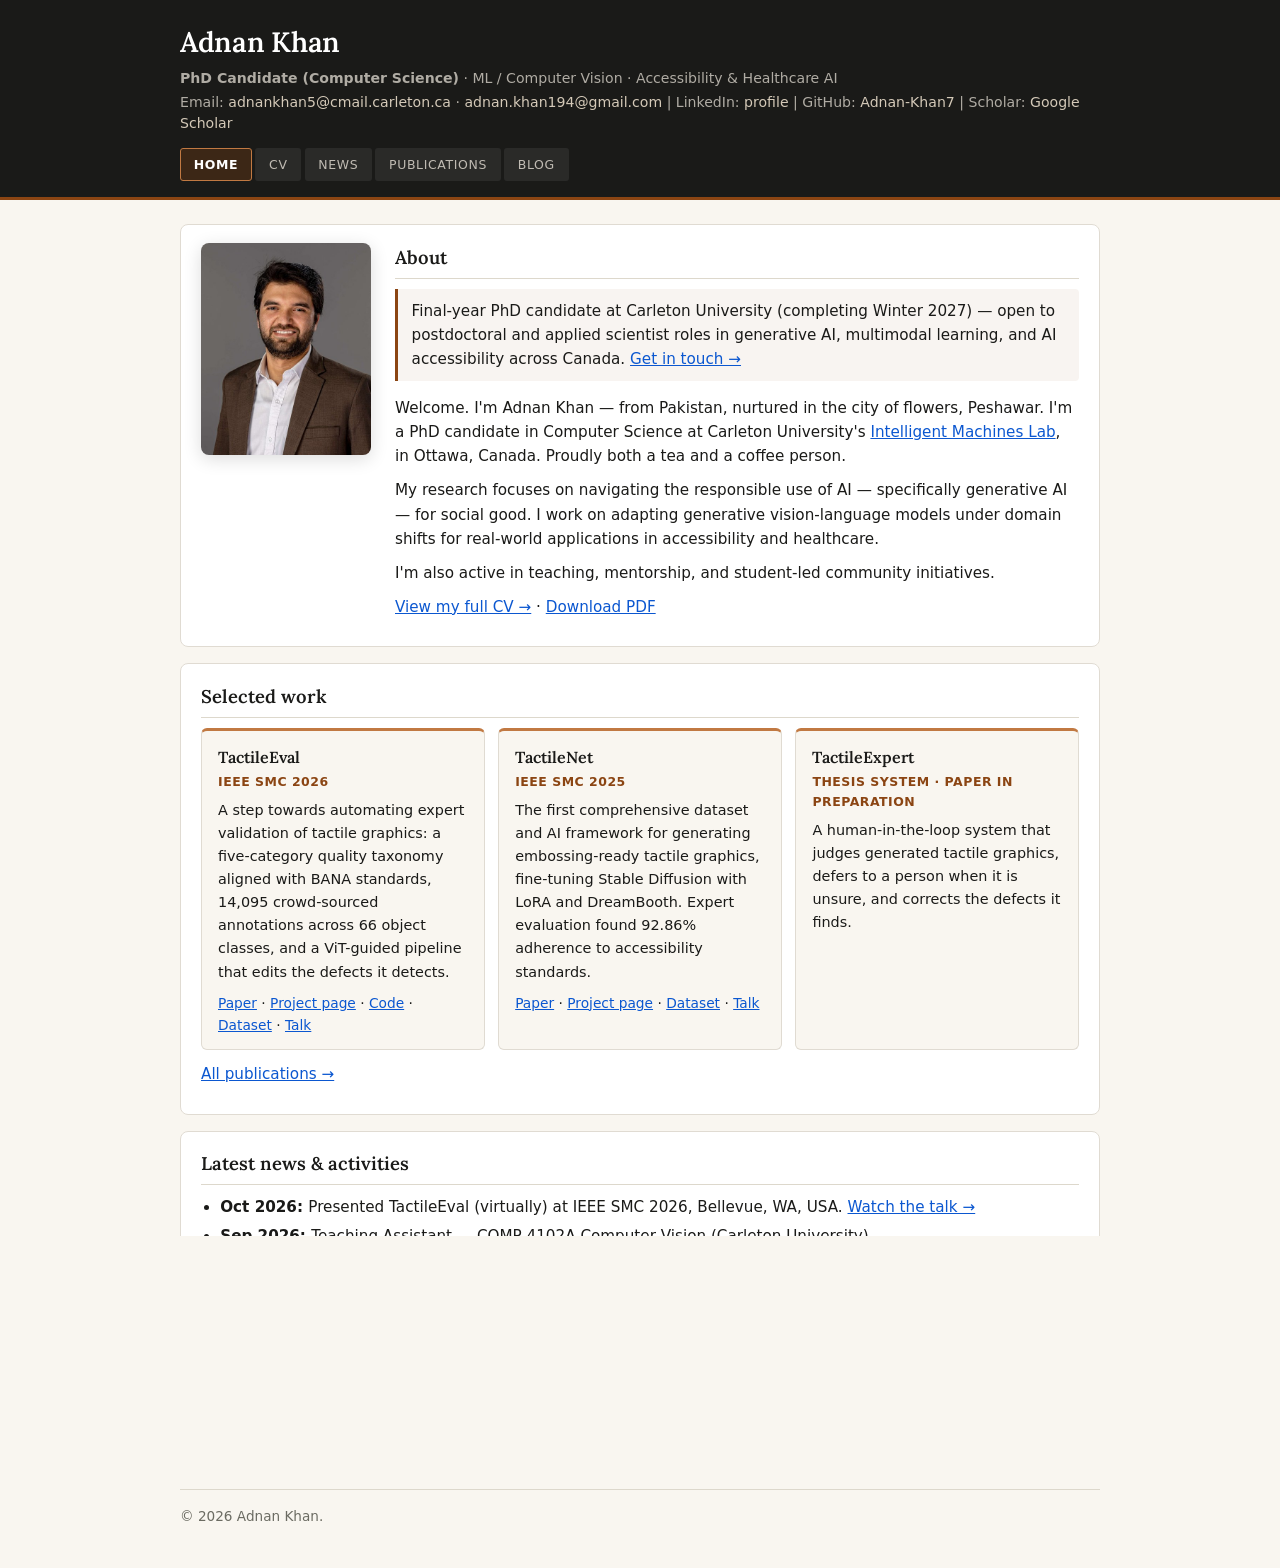
<file: index.html>
<!doctype html>
<html lang="en">
<head>
  <meta charset="utf-8" />
  <meta name="viewport" content="width=device-width, initial-scale=1" />
  <title>Adnan Khan — PhD Candidate, Carleton University</title>
  <link rel="stylesheet" href="assets/style.css" />
  <!-- meta:start -->
  <meta name="description" content="Adnan Khan — final-year PhD candidate in Computer Science at Carleton University, working on generative and multimodal AI for accessibility and healthcare." />
  <link rel="canonical" href="https://adnan-khan7.github.io/" />
  <link rel="icon" href="assets/favicon.svg" type="image/svg+xml" />
  <link rel="apple-touch-icon" href="assets/img/apple-touch-icon.png" />
  <meta property="og:type" content="website" />
  <meta property="og:site_name" content="Adnan Khan" />
  <meta property="og:title" content="Adnan Khan — PhD Candidate, Carleton University" />
  <meta property="og:description" content="Adnan Khan — final-year PhD candidate in Computer Science at Carleton University, working on generative and multimodal AI for accessibility and healthcare." />
  <meta property="og:url" content="https://adnan-khan7.github.io/" />
  <meta property="og:image" content="https://adnan-khan7.github.io/assets/img/og-image.jpg" />
  <meta property="og:image:width" content="1200" />
  <meta property="og:image:height" content="630" />
  <meta name="twitter:card" content="summary_large_image" />
  <!-- meta:end -->
  <script type="application/ld+json">
  {
    "@context": "https://schema.org",
    "@type": "Person",
    "name": "Adnan Khan",
    "url": "https://adnan-khan7.github.io/",
    "image": "https://adnan-khan7.github.io/assets/img/headshot.jpg",
    "jobTitle": "PhD Candidate in Computer Science",
    "affiliation": { "@type": "CollegeOrUniversity", "name": "Carleton University" },
    "alumniOf": [
      { "@type": "CollegeOrUniversity", "name": "Mohamed bin Zayed University of Artificial Intelligence" },
      { "@type": "CollegeOrUniversity", "name": "COMSATS University Islamabad" }
    ],
    "knowsAbout": ["Generative AI", "Multimodal learning", "Computer vision", "AI for accessibility", "Tactile graphics", "Medical AI"],
    "sameAs": [
      "https://www.linkedin.com/in/adnan-khan-aba952153/",
      "https://github.com/Adnan-Khan7",
      "https://scholar.google.ca/citations?user=Ho7YNT4AAAAJ"
    ]
  }
  </script>
</head>
<body>
<a class="skip-link" href="#main">Skip to content</a>
<header class="site-header">
  <div class="wrap">
    <h1>Adnan Khan</h1>
    <p><strong>PhD Candidate (Computer Science)</strong> · ML / Computer Vision · Accessibility &amp; Healthcare AI</p>
    <p>
      Email: <a href="mailto:adnankhan5@cmail.carleton.ca">adnankhan5@cmail.carleton.ca</a> · <a href="mailto:adnan.khan194@gmail.com">adnan.khan194@gmail.com</a> |
      LinkedIn: <a href="https://www.linkedin.com/in/adnan-khan-aba952153/" target="_blank" rel="noopener">profile</a> |
      GitHub: <a href="https://github.com/Adnan-Khan7" target="_blank" rel="noopener">Adnan-Khan7</a> |
      Scholar: <a href="https://scholar.google.ca/citations?user=Ho7YNT4AAAAJ&amp;hl=en" target="_blank" rel="noopener">Google Scholar</a>
    </p>
    <nav aria-label="Primary">
      <a href="index.html" aria-current="page">Home</a>
      <a href="cv.html">CV</a>
      <a href="news.html">News</a>
      <a href="publications.html">Publications</a>
      <a href="blog.html">Blog</a>
    </nav>
  </div>
</header>
<main id="main">
  <section class="section intro" aria-labelledby="about">
    <img class="headshot" src="assets/img/headshot.jpg" width="480" height="600" alt="Portrait of Adnan Khan" />
    <div class="intro-text">
      <h2 id="about">About</h2>
      <p class="status">Final-year PhD candidate at Carleton University (completing Winter 2027) — open to postdoctoral and applied scientist roles in generative AI, multimodal learning, and AI accessibility across Canada. <a href="mailto:adnan.khan194@gmail.com">Get in touch →</a></p>
      <p>Welcome. I'm Adnan Khan — from Pakistan, nurtured in the city of flowers, Peshawar. I'm a PhD candidate in Computer Science at Carleton University's <a href="https://iml.carleton.ca/" target="_blank" rel="noopener">Intelligent Machines Lab</a>, in Ottawa, Canada. Proudly both a tea and a coffee person.</p>
      <p>My research focuses on navigating the responsible use of AI — specifically generative AI — for social good. I work on adapting generative vision-language models under domain shifts for real-world applications in accessibility and healthcare.</p>
      <p>I'm also active in teaching, mentorship, and student-led community initiatives.</p>
      <p><a href="cv.html">View my full CV →</a> · <a href="https://drive.google.com/file/d/17TmofOEx8E5z94-mWudOtc3ijotalSKq/view" target="_blank" rel="noopener">Download PDF</a></p>
    </div>
  </section>

  <section class="section" aria-labelledby="selected-work">
    <h2 id="selected-work">Selected work</h2>
    <div class="work-grid">
      <article class="work-card">
        <h3>TactileEval</h3>
        <p class="work-venue">IEEE SMC 2026</p>
        <p>A step towards automating expert validation of tactile graphics: a five-category quality taxonomy aligned with BANA standards, 14,095 crowd-sourced annotations across 66 object classes, and a ViT-guided pipeline that edits the defects it detects.</p>
        <p class="work-links">
          <a href="https://arxiv.org/abs/2604.19829" target="_blank" rel="noopener">Paper</a> ·
          <a href="https://tactileeval.github.io/" target="_blank" rel="noopener">Project page</a> ·
          <a href="https://github.com/Adnan-Khan7/TactileEval" target="_blank" rel="noopener">Code</a> ·
          <a href="https://huggingface.co/datasets/GenAI-for-Tactile-Graphics/TactileEval" target="_blank" rel="noopener">Dataset</a> ·
          <a href="https://youtu.be/M9miFPg5xoc" target="_blank" rel="noopener">Talk</a>
        </p>
      </article>
      <article class="work-card">
        <h3>TactileNet</h3>
        <p class="work-venue">IEEE SMC 2025</p>
        <p>The first comprehensive dataset and AI framework for generating embossing-ready tactile graphics, fine-tuning Stable Diffusion with LoRA and DreamBooth. Expert evaluation found 92.86% adherence to accessibility standards.</p>
        <p class="work-links">
          <a href="https://ieeexplore.ieee.org/document/11342771" target="_blank" rel="noopener">Paper</a> ·
          <a href="https://tactilenet.github.io/" target="_blank" rel="noopener">Project page</a> ·
          <a href="https://huggingface.co/datasets/GenAI-for-Tactile-Graphics/TactileNet" target="_blank" rel="noopener">Dataset</a> ·
          <a href="https://youtu.be/IfawKYjBezQ" target="_blank" rel="noopener">Talk</a>
        </p>
      </article>
      <article class="work-card">
        <h3>TactileExpert</h3>
        <p class="work-venue">Thesis system · paper in preparation</p>
        <p>A human-in-the-loop system that judges generated tactile graphics, defers to a person when it is unsure, and corrects the defects it finds.</p>
      </article>
    </div>
    <p><a href="publications.html">All publications →</a></p>
  </section>

  <section class="section" aria-labelledby="latest-news">
    <h2 id="latest-news">Latest news &amp; activities</h2>
    <div id="news-list">
      <p class="muted">Loading…</p>
      <noscript>
        <p class="muted">News requires JavaScript. You can view updates on the <a href="news.html">News</a> page.</p>
      </noscript>
    </div>
    <p><a href="news.html">All news →</a></p>
  </section>
</main>
<footer>
  <p>© <span id="year"></span> Adnan Khan.</p>
</footer>
<script src="assets/site.js"></script>
<script>
  document.getElementById("year").textContent = new Date().getFullYear();
  Site.loadJSON("data/news.json")
    .then(items => Site.renderNews(items, document.getElementById("news-list"), 5))
    .catch(() => { document.getElementById("news-list").innerHTML = "<p class='muted'>Unable to load news.</p>"; });
</script>
</body>
</html>
</file>
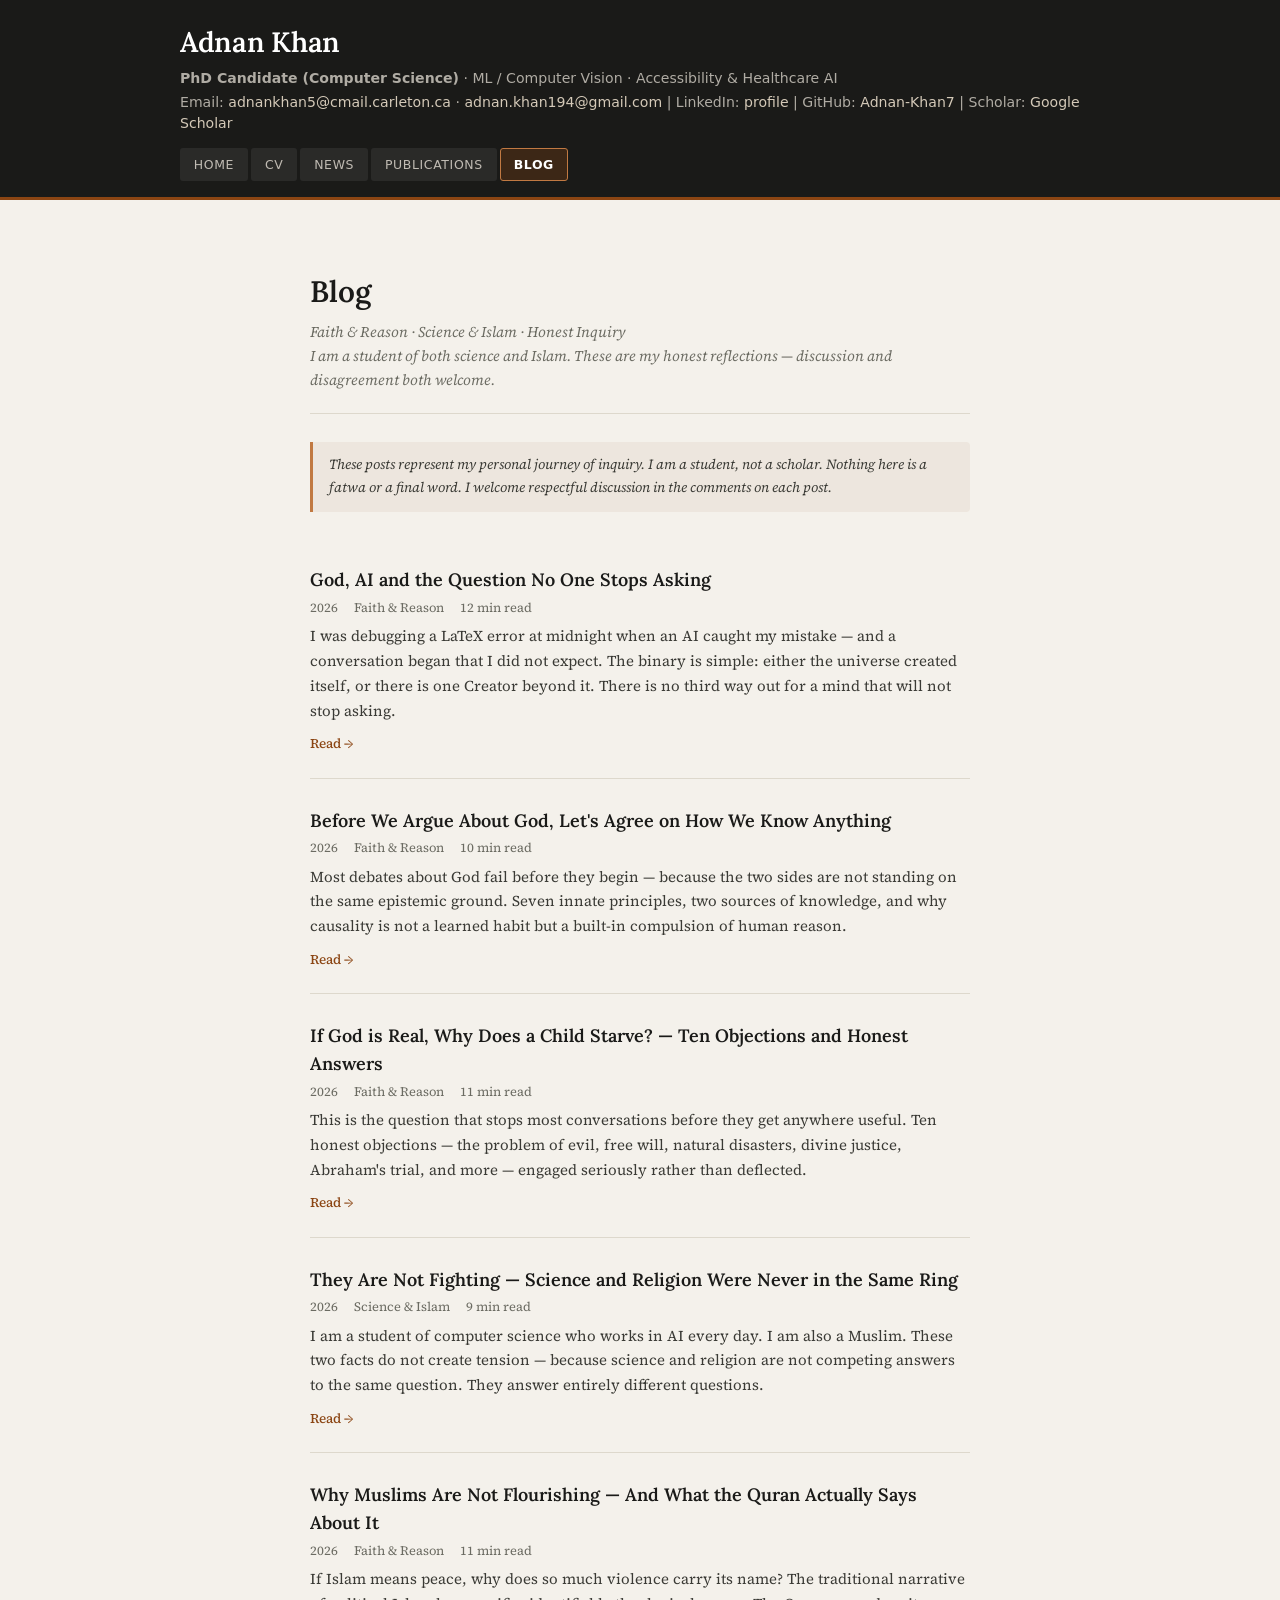
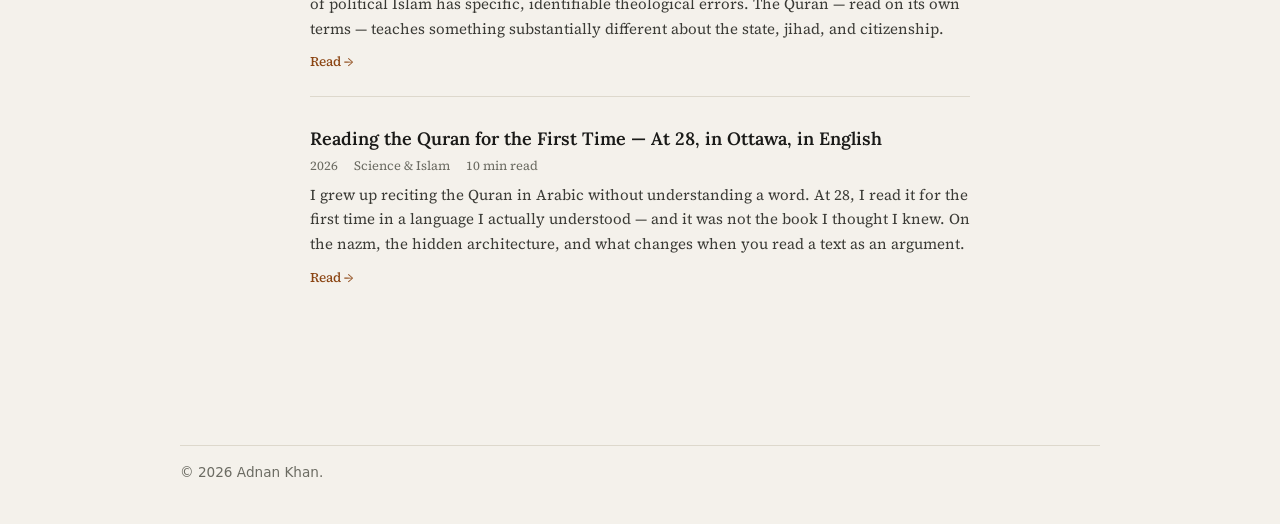
<file: blog.html>
<!doctype html>
<html lang="en">
<head>
  <meta charset="utf-8" />
  <meta name="viewport" content="width=device-width, initial-scale=1" />
  <title>Blog — Adnan Khan</title>
  <link rel="stylesheet" href="assets/style.css" />
  <!-- meta:start -->
  <meta name="description" content="Honest reflections on faith, reason, science, and the questions that matter — by Adnan Khan, PhD student and student of Islam." />
  <link rel="canonical" href="https://adnan-khan7.github.io/blog.html" />
  <link rel="icon" href="assets/favicon.svg" type="image/svg+xml" />
  <link rel="apple-touch-icon" href="assets/img/apple-touch-icon.png" />
  <meta property="og:type" content="website" />
  <meta property="og:site_name" content="Adnan Khan" />
  <meta property="og:title" content="Blog — Adnan Khan" />
  <meta property="og:description" content="Honest reflections on faith, reason, science, and the questions that matter — by Adnan Khan, PhD student and student of Islam." />
  <meta property="og:url" content="https://adnan-khan7.github.io/blog.html" />
  <meta property="og:image" content="https://adnan-khan7.github.io/assets/img/og-image.jpg" />
  <meta property="og:image:width" content="1200" />
  <meta property="og:image:height" content="630" />
  <meta name="twitter:card" content="summary_large_image" />
  <!-- meta:end -->
</head>
<body class="blog-body">
<a class="skip-link" href="#main">Skip to content</a>
<header class="site-header">
  <div class="wrap">
    <p class="site-title">Adnan Khan</p>
    <p><strong>PhD Candidate (Computer Science)</strong> · ML / Computer Vision · Accessibility &amp; Healthcare AI</p>
    <p>
      Email: <a href="mailto:adnankhan5@cmail.carleton.ca">adnankhan5@cmail.carleton.ca</a> · <a href="mailto:adnan.khan194@gmail.com">adnan.khan194@gmail.com</a> |
      LinkedIn: <a href="https://www.linkedin.com/in/adnan-khan-aba952153/" target="_blank" rel="noopener">profile</a> |
      GitHub: <a href="https://github.com/Adnan-Khan7" target="_blank" rel="noopener">Adnan-Khan7</a> |
      Scholar: <a href="https://scholar.google.ca/citations?user=Ho7YNT4AAAAJ&amp;hl=en" target="_blank" rel="noopener">Google Scholar</a>
    </p>
    <nav aria-label="Primary">
      <a href="index.html">Home</a>
      <a href="cv.html">CV</a>
      <a href="news.html">News</a>
      <a href="publications.html">Publications</a>
      <a href="blog.html" aria-current="page">Blog</a>
    </nav>
  </div>
</header>

<main id="main">
<div class="blog-wrap">

  <h1>Blog</h1>
  <p class="blog-tagline">Faith &amp; Reason · Science &amp; Islam · Honest Inquiry<br>
  I am a student of both science and Islam. These are my honest reflections — discussion and disagreement both welcome.</p>

  <div class="blog-disclaimer">
    These posts represent my personal journey of inquiry. I am a student, not a scholar. Nothing here is a fatwa or a final word. I welcome respectful discussion in the comments on each post.
  </div>

  <ul class="blog-list">

    <li class="blog-list-item">
      <h2><a href="blog/god-and-ai.html">God, AI and the Question No One Stops Asking</a></h2>
      <p class="blog-meta">
        <span>2026</span>
        <span>Faith &amp; Reason</span>
        <span>12 min read</span>
      </p>
      <p class="blog-excerpt">I was debugging a LaTeX error at midnight when an AI caught my mistake — and a conversation began that I did not expect. The binary is simple: either the universe created itself, or there is one Creator beyond it. There is no third way out for a mind that will not stop asking.</p>
      <a class="blog-read-more" href="blog/god-and-ai.html">Read →</a>
    </li>

    <li class="blog-list-item">
      <h2><a href="blog/epistemology.html">Before We Argue About God, Let's Agree on How We Know Anything</a></h2>
      <p class="blog-meta">
        <span>2026</span>
        <span>Faith &amp; Reason</span>
        <span>10 min read</span>
      </p>
      <p class="blog-excerpt">Most debates about God fail before they begin — because the two sides are not standing on the same epistemic ground. Seven innate principles, two sources of knowledge, and why causality is not a learned habit but a built-in compulsion of human reason.</p>
      <a class="blog-read-more" href="blog/epistemology.html">Read →</a>
    </li>

    <li class="blog-list-item">
      <h2><a href="blog/objections.html">If God is Real, Why Does a Child Starve? — Ten Objections and Honest Answers</a></h2>
      <p class="blog-meta">
        <span>2026</span>
        <span>Faith &amp; Reason</span>
        <span>11 min read</span>
      </p>
      <p class="blog-excerpt">This is the question that stops most conversations before they get anywhere useful. Ten honest objections — the problem of evil, free will, natural disasters, divine justice, Abraham's trial, and more — engaged seriously rather than deflected.</p>
      <a class="blog-read-more" href="blog/objections.html">Read →</a>
    </li>

    <li class="blog-list-item">
      <h2><a href="blog/science-religion.html">They Are Not Fighting — Science and Religion Were Never in the Same Ring</a></h2>
      <p class="blog-meta">
        <span>2026</span>
        <span>Science &amp; Islam</span>
        <span>9 min read</span>
      </p>
      <p class="blog-excerpt">I am a student of computer science who works in AI every day. I am also a Muslim. These two facts do not create tension — because science and religion are not competing answers to the same question. They answer entirely different questions.</p>
      <a class="blog-read-more" href="blog/science-religion.html">Read →</a>
    </li>

    <li class="blog-list-item">
      <h2><a href="blog/counter-narrative.html">Why Muslims Are Not Flourishing — And What the Quran Actually Says About It</a></h2>
      <p class="blog-meta">
        <span>2026</span>
        <span>Faith &amp; Reason</span>
        <span>11 min read</span>
      </p>
      <p class="blog-excerpt">If Islam means peace, why does so much violence carry its name? The traditional narrative of political Islam has specific, identifiable theological errors. The Quran — read on its own terms — teaches something substantially different about the state, jihad, and citizenship.</p>
      <a class="blog-read-more" href="blog/counter-narrative.html">Read →</a>
    </li>

    <li class="blog-list-item">
      <h2><a href="blog/quran.html">Reading the Quran for the First Time — At 28, in Ottawa, in English</a></h2>
      <p class="blog-meta">
        <span>2026</span>
        <span>Science &amp; Islam</span>
        <span>10 min read</span>
      </p>
      <p class="blog-excerpt">I grew up reciting the Quran in Arabic without understanding a word. At 28, I read it for the first time in a language I actually understood — and it was not the book I thought I knew. On the nazm, the hidden architecture, and what changes when you read a text as an argument.</p>
      <a class="blog-read-more" href="blog/quran.html">Read →</a>
    </li>

  </ul>

</div>
</main>

<footer>
  <p>© <span id="year"></span> Adnan Khan.</p>
</footer>
<script>document.getElementById("year").textContent = new Date().getFullYear();</script>
</body>
</html>
</file>
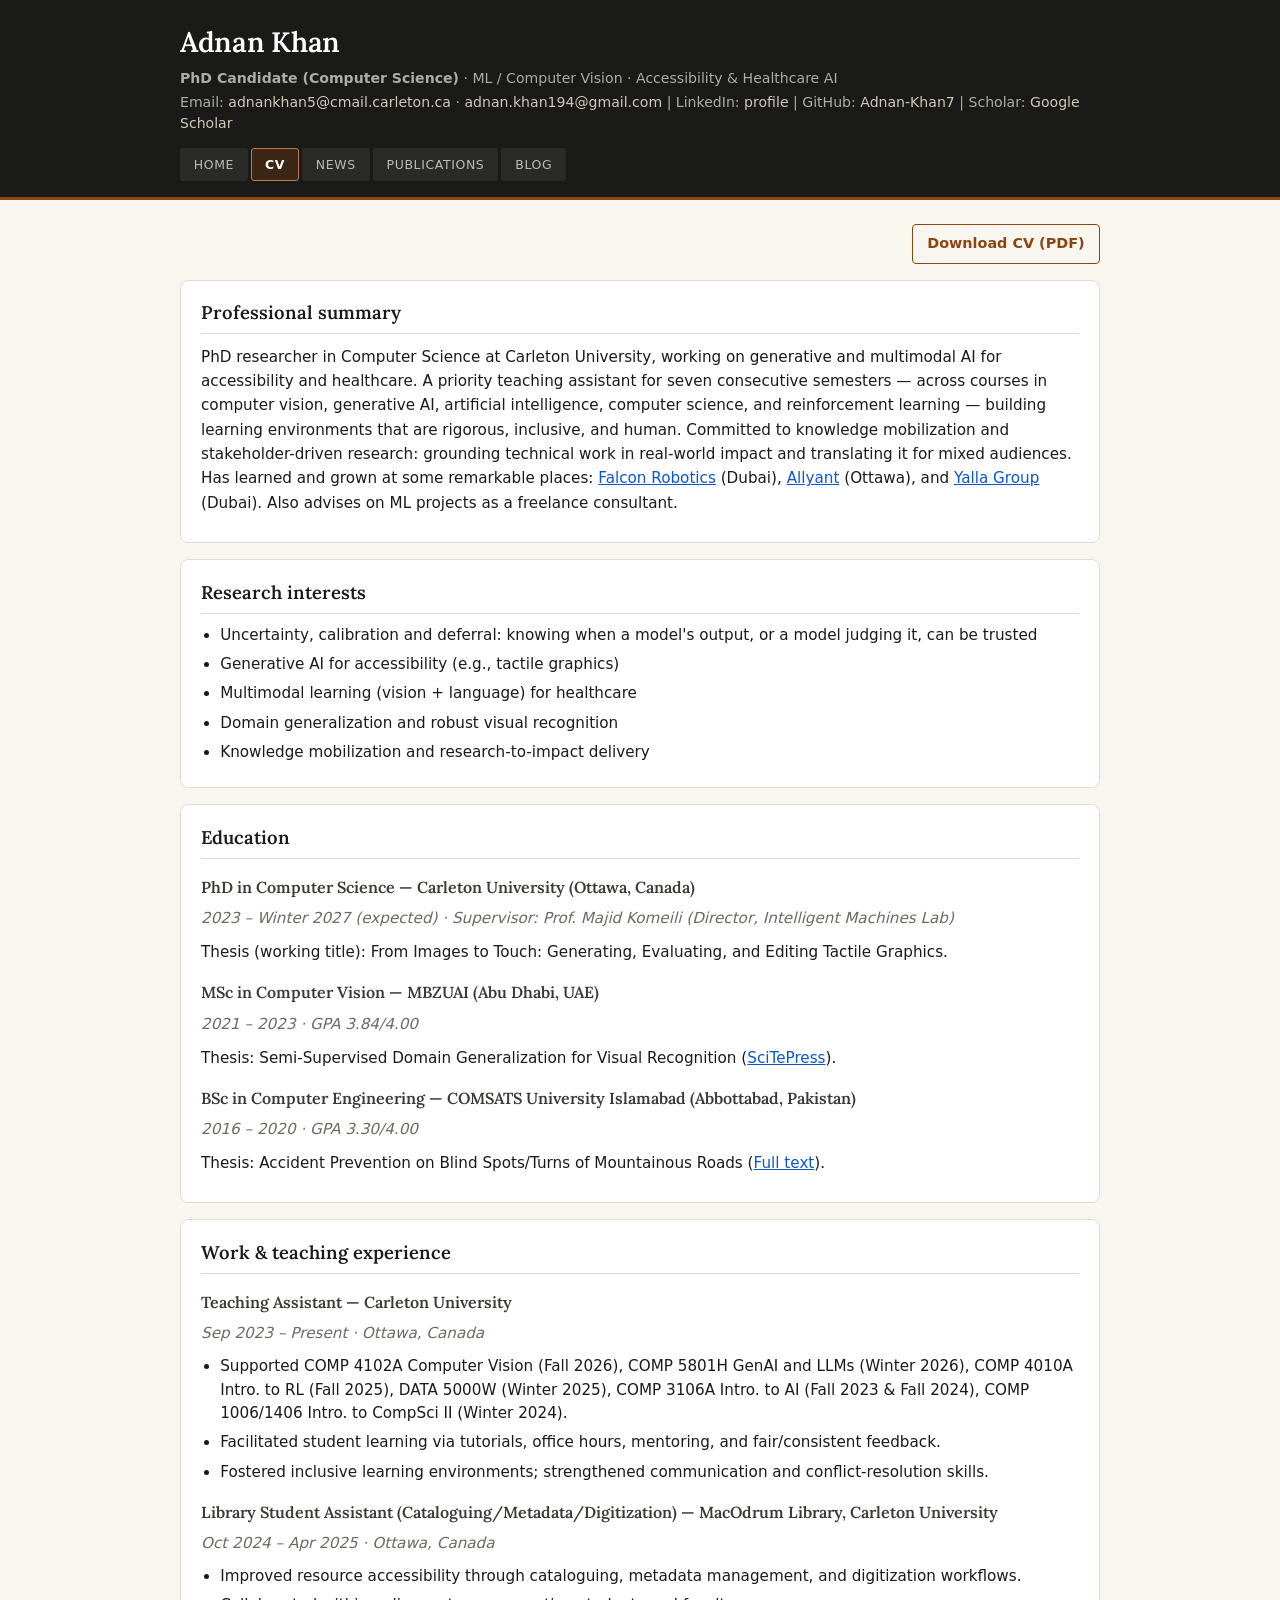
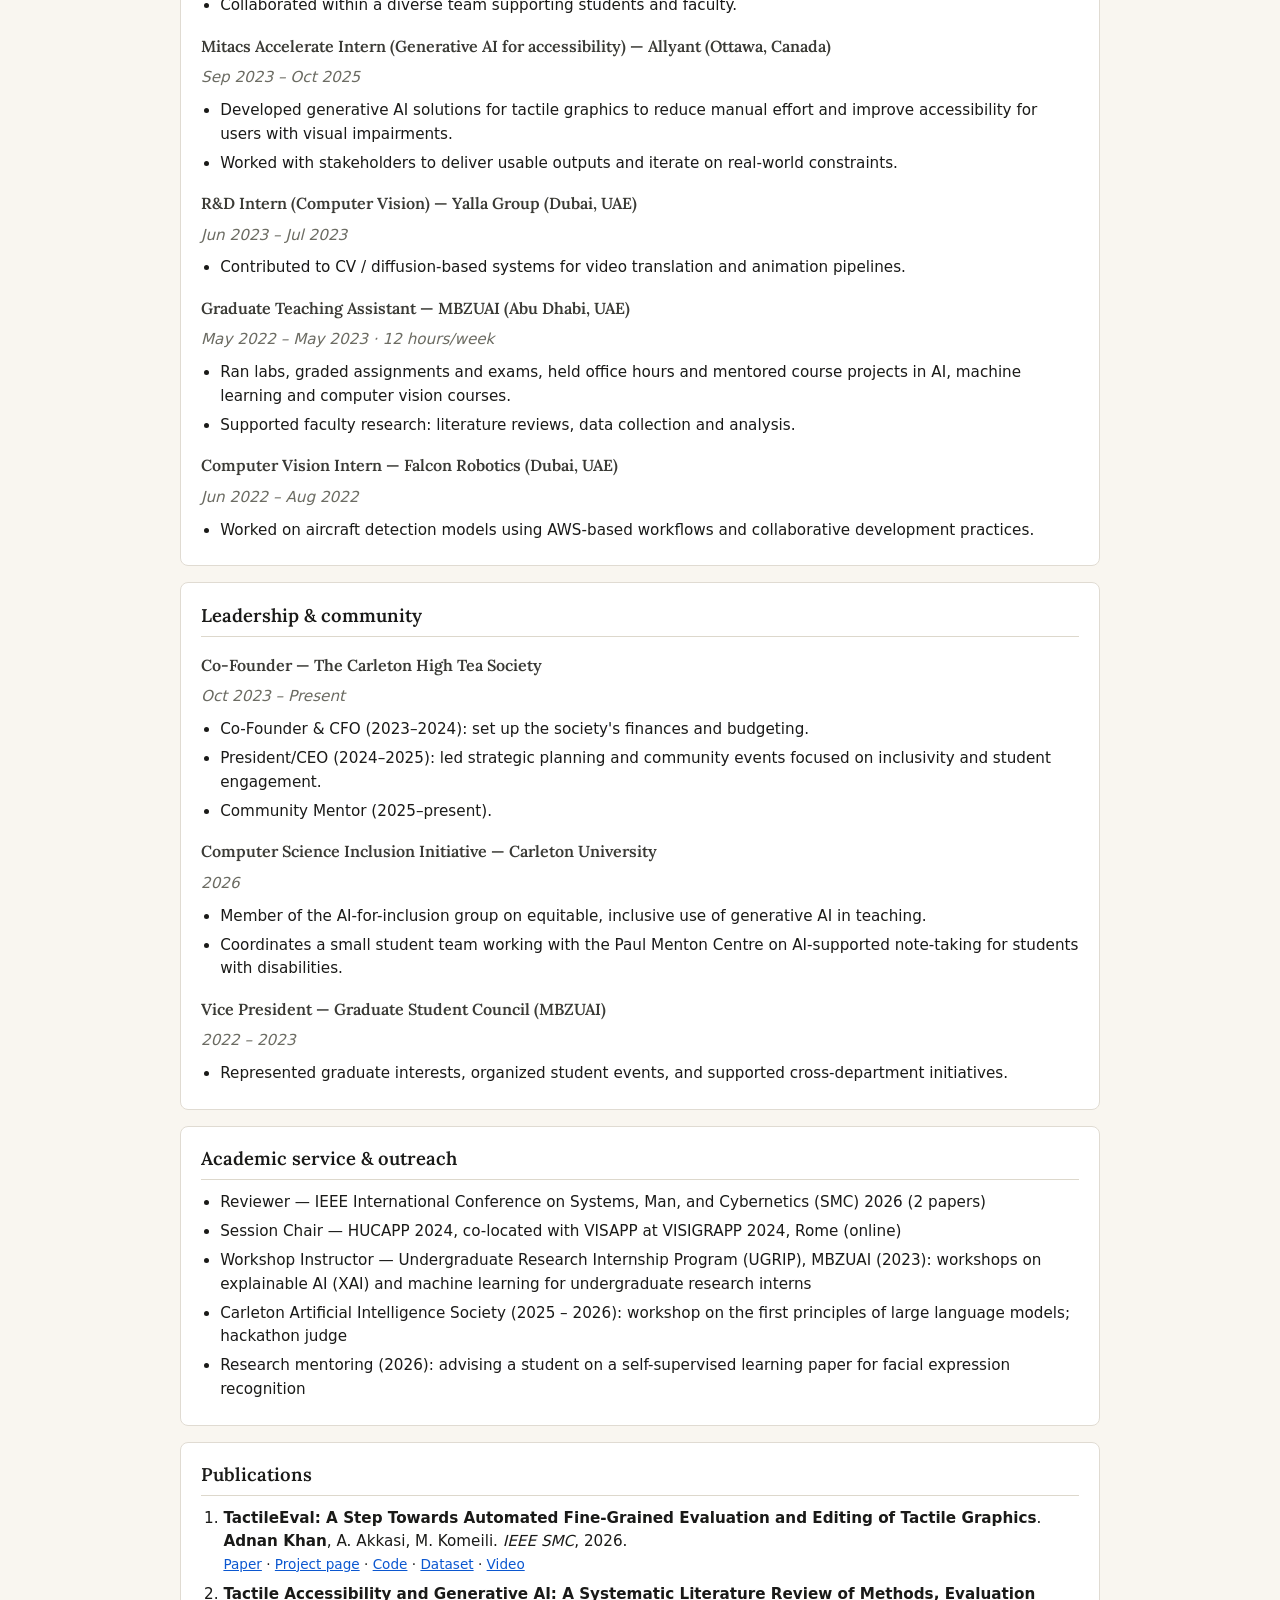
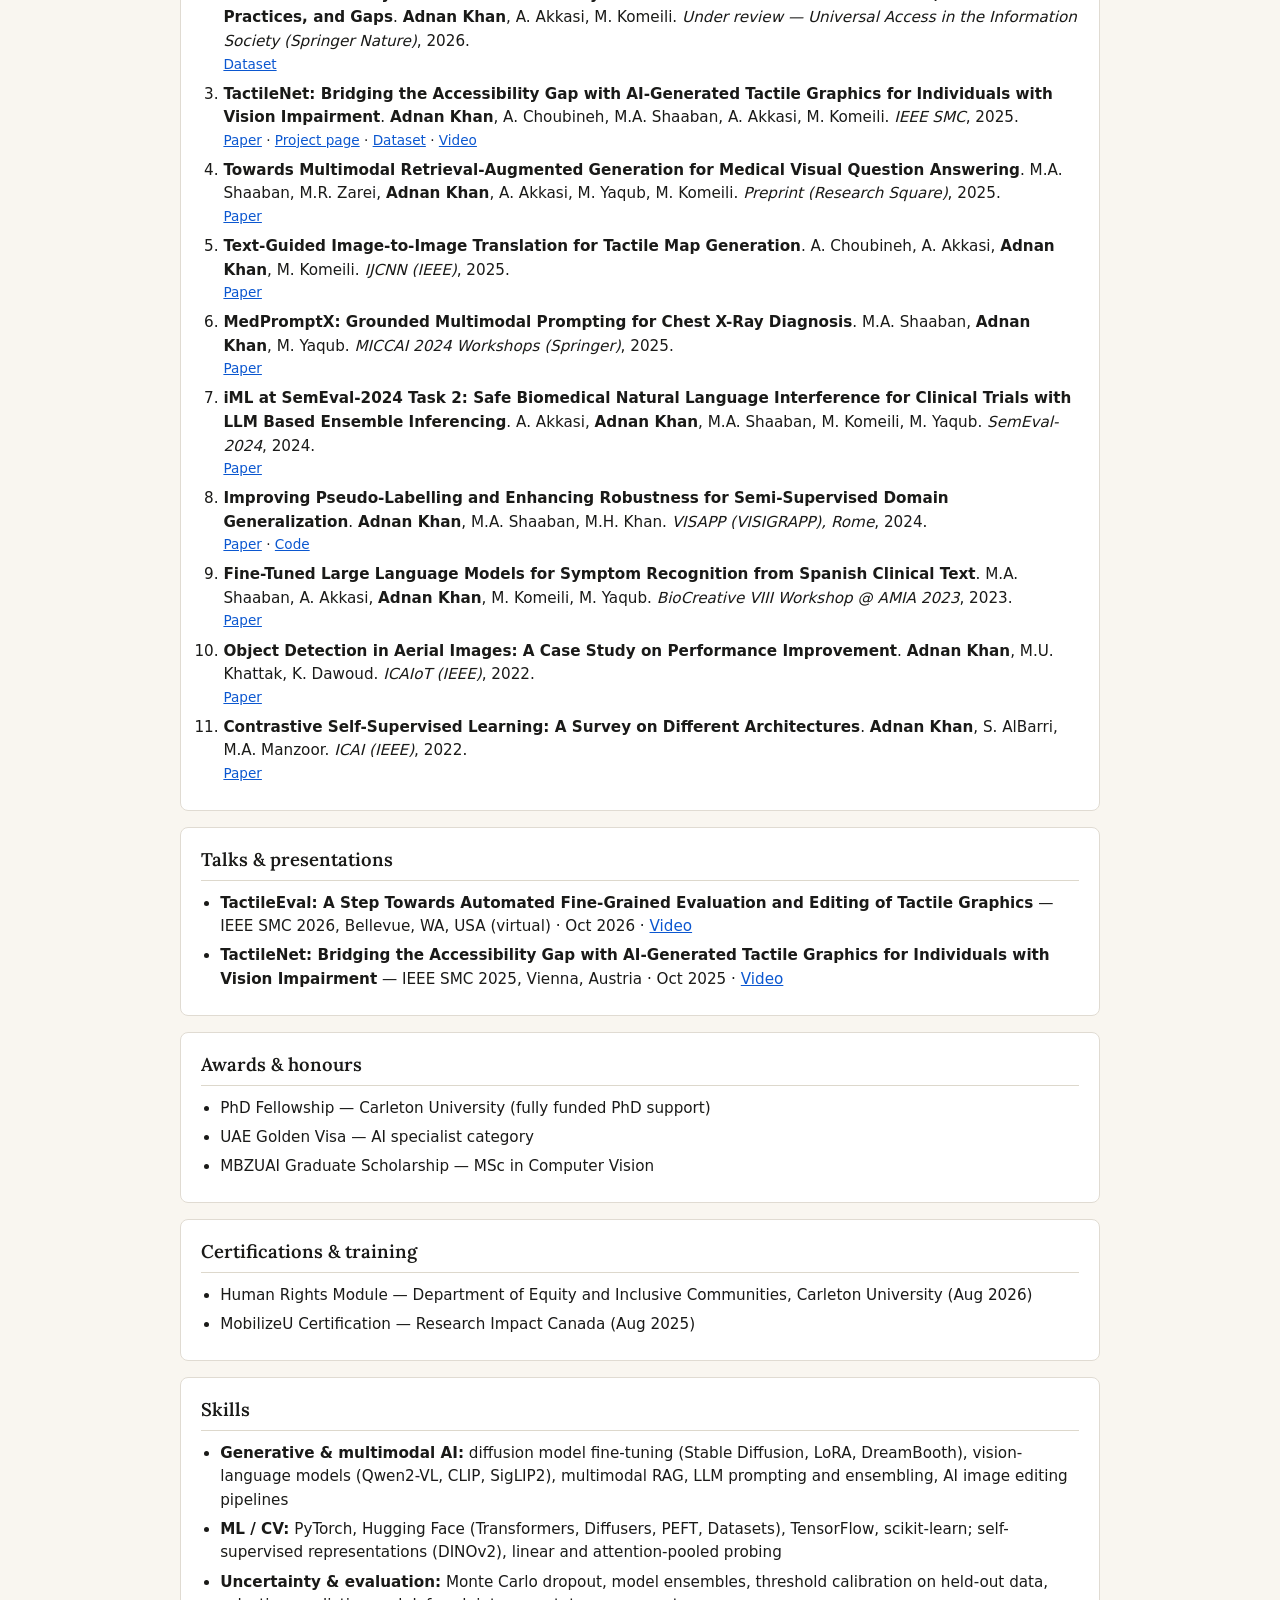
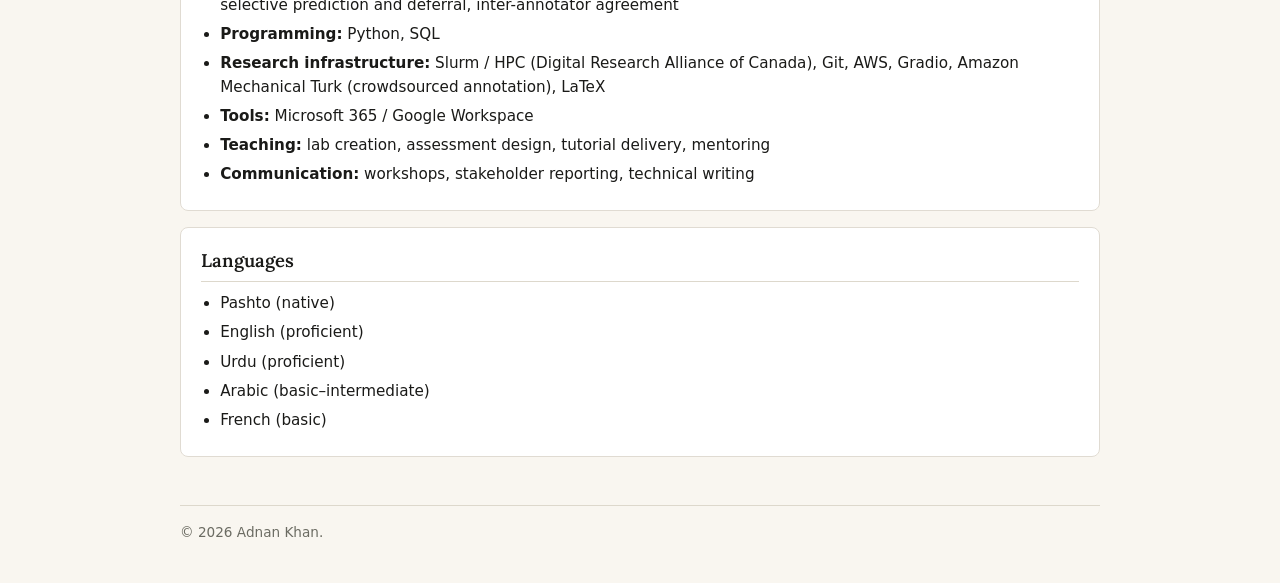
<file: cv.html>
<!doctype html>
<html lang="en">
<head>
  <meta charset="utf-8" />
  <meta name="viewport" content="width=device-width, initial-scale=1" />
  <title>CV — Adnan Khan</title>
  <link rel="stylesheet" href="assets/style.css" />
  <!-- meta:start -->
  <meta name="description" content="CV of Adnan Khan — PhD candidate in Computer Science at Carleton University: education, research, teaching, talks, and leadership." />
  <link rel="canonical" href="https://adnan-khan7.github.io/cv.html" />
  <link rel="icon" href="assets/favicon.svg" type="image/svg+xml" />
  <link rel="apple-touch-icon" href="assets/img/apple-touch-icon.png" />
  <meta property="og:type" content="website" />
  <meta property="og:site_name" content="Adnan Khan" />
  <meta property="og:title" content="CV — Adnan Khan" />
  <meta property="og:description" content="CV of Adnan Khan — PhD candidate in Computer Science at Carleton University: education, research, teaching, talks, and leadership." />
  <meta property="og:url" content="https://adnan-khan7.github.io/cv.html" />
  <meta property="og:image" content="https://adnan-khan7.github.io/assets/img/og-image.jpg" />
  <meta property="og:image:width" content="1200" />
  <meta property="og:image:height" content="630" />
  <meta name="twitter:card" content="summary_large_image" />
  <!-- meta:end -->
</head>
<body>
<a class="skip-link" href="#main">Skip to content</a>

<header class="site-header">
  <div class="wrap">
    <h1>Adnan Khan</h1>
    <p><strong>PhD Candidate (Computer Science)</strong> · ML / Computer Vision · Accessibility &amp; Healthcare AI</p>
    <p>
      Email: <a href="mailto:adnankhan5@cmail.carleton.ca">adnankhan5@cmail.carleton.ca</a> · <a href="mailto:adnan.khan194@gmail.com">adnan.khan194@gmail.com</a> |
      LinkedIn: <a href="https://www.linkedin.com/in/adnan-khan-aba952153/" target="_blank" rel="noopener">profile</a> |
      GitHub: <a href="https://github.com/Adnan-Khan7" target="_blank" rel="noopener">Adnan-Khan7</a> |
      Scholar: <a href="https://scholar.google.ca/citations?user=Ho7YNT4AAAAJ&amp;hl=en" target="_blank" rel="noopener">Google Scholar</a>
    </p>
    <nav aria-label="Primary">
      <a href="index.html">Home</a>
      <a href="cv.html" aria-current="page">CV</a>
      <a href="news.html">News</a>
      <a href="publications.html">Publications</a>
      <a href="blog.html">Blog</a>
    </nav>
  </div>
</header>

<main id="main">

  <p class="cv-download"><a href="https://drive.google.com/file/d/17TmofOEx8E5z94-mWudOtc3ijotalSKq/view" target="_blank" rel="noopener">Download CV (PDF)</a></p>

  <section class="section">
    <h2>Professional summary</h2>
    <p>
      PhD researcher in Computer Science at Carleton University, working on generative and multimodal AI for accessibility and healthcare. A priority teaching assistant for seven consecutive semesters — across courses in computer vision, generative AI, artificial intelligence, computer science, and reinforcement learning — building learning environments that are rigorous, inclusive, and human. Committed to knowledge mobilization and stakeholder-driven research: grounding technical work in real-world impact and translating it for mixed audiences. Has learned and grown at some remarkable places: <a href="https://falconrobotics.ae/" target="_blank" rel="noopener">Falcon Robotics</a> (Dubai), <a href="https://allyant.com/" target="_blank" rel="noopener">Allyant</a> (Ottawa), and <a href="https://www.yalla.com/home" target="_blank" rel="noopener">Yalla Group</a> (Dubai). Also advises on ML projects as a freelance consultant.
    </p>
  </section>

  <section class="section">
    <h2>Research interests</h2>
    <ul>
      <li>Uncertainty, calibration and deferral: knowing when a model's output, or a model judging it, can be trusted</li>
      <li>Generative AI for accessibility (e.g., tactile graphics)</li>
      <li>Multimodal learning (vision + language) for healthcare</li>
      <li>Domain generalization and robust visual recognition</li>
      <li>Knowledge mobilization and research-to-impact delivery</li>
    </ul>
  </section>

  <section class="section">
    <h2>Education</h2>
    <h3>PhD in Computer Science — Carleton University (Ottawa, Canada)</h3>
    <p class="muted">2023 – Winter 2027 (expected) · Supervisor: Prof. Majid Komeili (Director, Intelligent Machines Lab)</p>
    <p>Thesis (working title): From Images to Touch: Generating, Evaluating, and Editing Tactile Graphics.</p>

    <h3>MSc in Computer Vision — MBZUAI (Abu Dhabi, UAE)</h3>
    <p class="muted">2021 – 2023 · GPA 3.84/4.00</p>
    <p>Thesis: Semi-Supervised Domain Generalization for Visual Recognition (<a href="https://www.scitepress.org/Papers/2024/122694/122694.pdf" target="_blank" rel="noopener">SciTePress</a>).</p>

    <h3>BSc in Computer Engineering — COMSATS University Islamabad (Abbottabad, Pakistan)</h3>
    <p class="muted">2016 – 2020 · GPA 3.30/4.00</p>
    <p>Thesis: Accident Prevention on Blind Spots/Turns of Mountainous Roads (<a href="https://github.com/Adnan-Khan7/Accident-Prevention-On-Mountainous-Blind-Spots/blob/master/Thesis_Accident_prevention.docx" target="_blank" rel="noopener">Full text</a>).</p>
  </section>

  <section class="section">
    <h2>Work &amp; teaching experience</h2>

    <h3>Teaching Assistant — Carleton University</h3>
    <p class="muted">Sep 2023 – Present · Ottawa, Canada</p>
    <ul>
      <li>Supported COMP 4102A Computer Vision (Fall 2026), COMP 5801H GenAI and LLMs (Winter 2026), COMP 4010A Intro. to RL (Fall 2025), DATA 5000W (Winter 2025), COMP 3106A Intro. to AI (Fall 2023 &amp; Fall 2024), COMP 1006/1406 Intro. to CompSci II (Winter 2024).</li>
      <li>Facilitated student learning via tutorials, office hours, mentoring, and fair/consistent feedback.</li>
      <li>Fostered inclusive learning environments; strengthened communication and conflict-resolution skills.</li>
    </ul>

    <h3>Library Student Assistant (Cataloguing/Metadata/Digitization) — MacOdrum Library, Carleton University</h3>
    <p class="muted">Oct 2024 – Apr 2025 · Ottawa, Canada</p>
    <ul>
      <li>Improved resource accessibility through cataloguing, metadata management, and digitization workflows.</li>
      <li>Collaborated within a diverse team supporting students and faculty.</li>
    </ul>

    <h3>Mitacs Accelerate Intern (Generative AI for accessibility) — Allyant (Ottawa, Canada)</h3>
    <p class="muted">Sep 2023 – Oct 2025</p>
    <ul>
      <li>Developed generative AI solutions for tactile graphics to reduce manual effort and improve accessibility for users with visual impairments.</li>
      <li>Worked with stakeholders to deliver usable outputs and iterate on real-world constraints.</li>
    </ul>

    <h3>R&amp;D Intern (Computer Vision) — Yalla Group (Dubai, UAE)</h3>
    <p class="muted">Jun 2023 – Jul 2023</p>
    <ul>
      <li>Contributed to CV / diffusion-based systems for video translation and animation pipelines.</li>
    </ul>

    <h3>Graduate Teaching Assistant — MBZUAI (Abu Dhabi, UAE)</h3>
    <p class="muted">May 2022 – May 2023 · 12 hours/week</p>
    <ul>
      <li>Ran labs, graded assignments and exams, held office hours and mentored course projects in AI, machine learning and computer vision courses.</li>
      <li>Supported faculty research: literature reviews, data collection and analysis.</li>
    </ul>

    <h3>Computer Vision Intern — Falcon Robotics (Dubai, UAE)</h3>
    <p class="muted">Jun 2022 – Aug 2022</p>
    <ul>
      <li>Worked on aircraft detection models using AWS-based workflows and collaborative development practices.</li>
    </ul>
  </section>

  <section class="section">
    <h2>Leadership &amp; community</h2>
    <h3>Co-Founder — The Carleton High Tea Society</h3>
    <p class="muted">Oct 2023 – Present</p>
    <ul>
      <li>Co-Founder &amp; CFO (2023–2024): set up the society's finances and budgeting.</li>
      <li>President/CEO (2024–2025): led strategic planning and community events focused on inclusivity and student engagement.</li>
      <li>Community Mentor (2025–present).</li>
    </ul>

    <h3>Computer Science Inclusion Initiative — Carleton University</h3>
    <p class="muted">2026</p>
    <ul>
      <li>Member of the AI-for-inclusion group on equitable, inclusive use of generative AI in teaching.</li>
      <li>Coordinates a small student team working with the Paul Menton Centre on AI-supported note-taking for students with disabilities.</li>
    </ul>

    <h3>Vice President — Graduate Student Council (MBZUAI)</h3>
    <p class="muted">2022 – 2023</p>
    <ul>
      <li>Represented graduate interests, organized student events, and supported cross-department initiatives.</li>
    </ul>
  </section>

  <section class="section">
    <h2>Academic service &amp; outreach</h2>
    <ul>
      <li>Reviewer — IEEE International Conference on Systems, Man, and Cybernetics (SMC) 2026 (2 papers)</li>
      <li>Session Chair — HUCAPP 2024, co-located with VISAPP at VISIGRAPP 2024, Rome (online)</li>
      <li>Workshop Instructor — Undergraduate Research Internship Program (UGRIP), MBZUAI (2023): workshops on explainable AI (XAI) and machine learning for undergraduate research interns</li>
      <li>Carleton Artificial Intelligence Society (2025 – 2026): workshop on the first principles of large language models; hackathon judge</li>
      <li>Research mentoring (2026): advising a student on a self-supervised learning paper for facial expression recognition</li>
    </ul>
  </section>

  <section class="section">
    <h2>Publications</h2>
    <div id="cv-pubs">
      <p>See the full list here: <a href="publications.html">Publications →</a></p>
    </div>
  </section>

  <section class="section">
    <h2>Talks &amp; presentations</h2>
    <ul>
      <li><strong>TactileEval: A Step Towards Automated Fine-Grained Evaluation and Editing of Tactile Graphics</strong> — IEEE SMC 2026, Bellevue, WA, USA (virtual) · Oct 2026 · <a href="https://youtu.be/M9miFPg5xoc" target="_blank" rel="noopener">Video</a></li>
      <li><strong>TactileNet: Bridging the Accessibility Gap with AI-Generated Tactile Graphics for Individuals with Vision Impairment</strong> — IEEE SMC 2025, Vienna, Austria · Oct 2025 · <a href="https://youtu.be/IfawKYjBezQ" target="_blank" rel="noopener">Video</a></li>
    </ul>
  </section>

  <section class="section">
    <h2>Awards &amp; honours</h2>
    <ul>
      <li>PhD Fellowship — Carleton University (fully funded PhD support)</li>
      <li>UAE Golden Visa — AI specialist category</li>
      <li>MBZUAI Graduate Scholarship — MSc in Computer Vision</li>
    </ul>
  </section>

  <section class="section">
    <h2>Certifications &amp; training</h2>
    <ul>
      <li>Human Rights Module — Department of Equity and Inclusive Communities, Carleton University (Aug 2026)</li>
      <li>MobilizeU Certification — Research Impact Canada (Aug 2025)</li>
    </ul>
  </section>

  <section class="section">
    <h2>Skills</h2>
    <ul>
      <li><strong>Generative &amp; multimodal AI:</strong> diffusion model fine-tuning (Stable Diffusion, LoRA, DreamBooth), vision-language models (Qwen2-VL, CLIP, SigLIP2), multimodal RAG, LLM prompting and ensembling, AI image editing pipelines</li>
      <li><strong>ML / CV:</strong> PyTorch, Hugging Face (Transformers, Diffusers, PEFT, Datasets), TensorFlow, scikit-learn; self-supervised representations (DINOv2), linear and attention-pooled probing</li>
      <li><strong>Uncertainty &amp; evaluation:</strong> Monte Carlo dropout, model ensembles, threshold calibration on held-out data, selective prediction and deferral, inter-annotator agreement</li>
      <li><strong>Programming:</strong> Python, SQL</li>
      <li><strong>Research infrastructure:</strong> Slurm / HPC (Digital Research Alliance of Canada), Git, AWS, Gradio, Amazon Mechanical Turk (crowdsourced annotation), LaTeX</li>
      <li><strong>Tools:</strong> Microsoft 365 / Google Workspace</li>
      <li><strong>Teaching:</strong> lab creation, assessment design, tutorial delivery, mentoring</li>
      <li><strong>Communication:</strong> workshops, stakeholder reporting, technical writing</li>
    </ul>
  </section>

  <section class="section">
    <h2>Languages</h2>
    <ul>
      <li>Pashto (native)</li>
      <li>English (proficient)</li>
      <li>Urdu (proficient)</li>
      <li>Arabic (basic–intermediate)</li>
      <li>French (basic)</li>
    </ul>
  </section>

</main>

<footer>
  <p>© <span id="year"></span> Adnan Khan.</p>
</footer>

<script src="assets/site.js"></script>
<script>
  document.getElementById("year").textContent = new Date().getFullYear();
  Site.loadJSON("data/publications.json")
    .then(pubs => Site.renderPublicationList(pubs, document.getElementById("cv-pubs")))
    .catch(() => {});
</script>
</body>
</html>
</file>
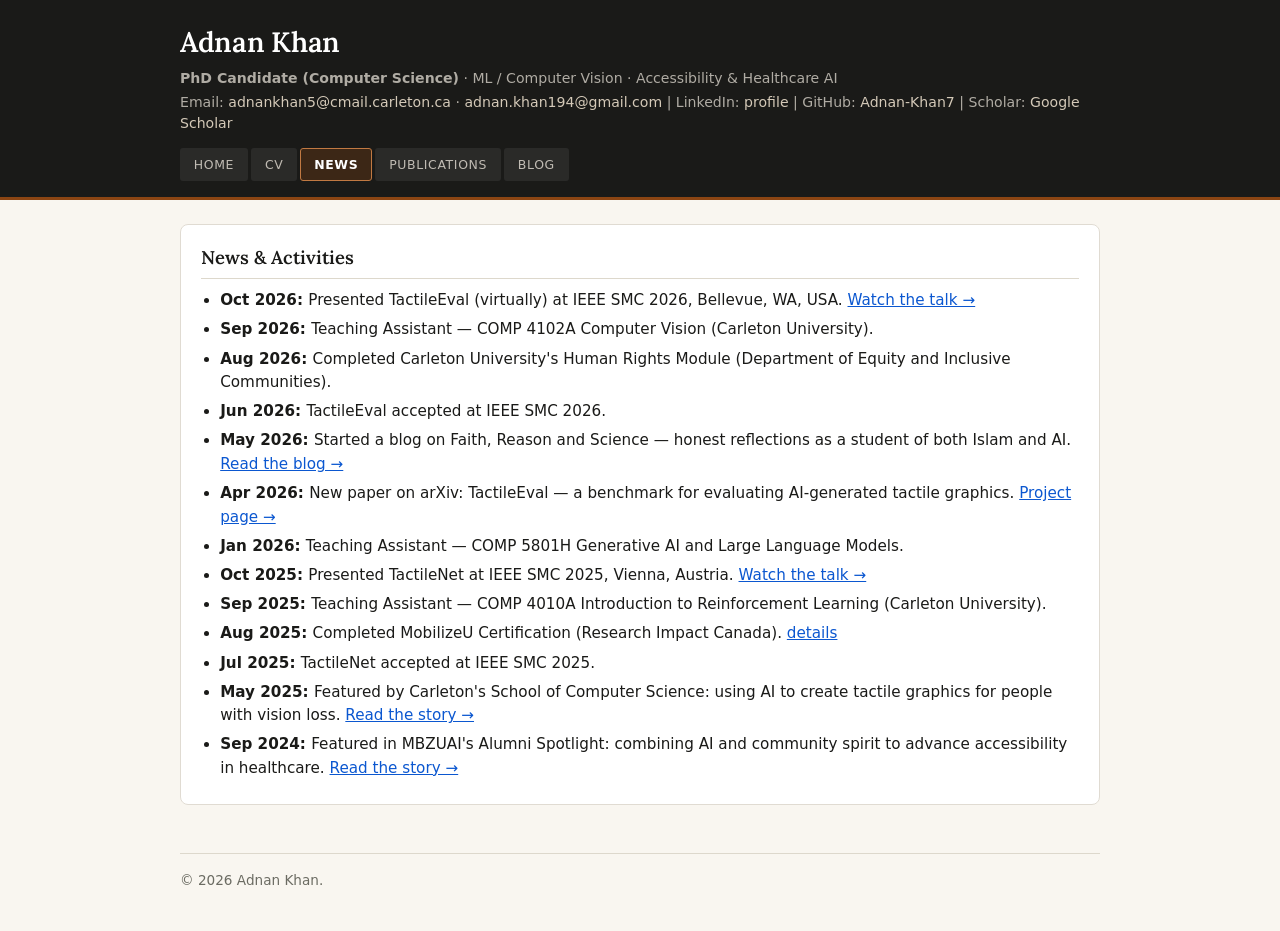
<file: news.html>
<!doctype html>
<html lang="en">
<head>
  <meta charset="utf-8" />
  <meta name="viewport" content="width=device-width, initial-scale=1" />
  <title>News — Adnan Khan</title>
  <link rel="stylesheet" href="assets/style.css" />
  <!-- meta:start -->
  <meta name="description" content="News and activities from Adnan Khan — papers, talks, teaching, and community work." />
  <link rel="canonical" href="https://adnan-khan7.github.io/news.html" />
  <link rel="icon" href="assets/favicon.svg" type="image/svg+xml" />
  <link rel="apple-touch-icon" href="assets/img/apple-touch-icon.png" />
  <meta property="og:type" content="website" />
  <meta property="og:site_name" content="Adnan Khan" />
  <meta property="og:title" content="News — Adnan Khan" />
  <meta property="og:description" content="News and activities from Adnan Khan — papers, talks, teaching, and community work." />
  <meta property="og:url" content="https://adnan-khan7.github.io/news.html" />
  <meta property="og:image" content="https://adnan-khan7.github.io/assets/img/og-image.jpg" />
  <meta property="og:image:width" content="1200" />
  <meta property="og:image:height" content="630" />
  <meta name="twitter:card" content="summary_large_image" />
  <!-- meta:end -->
</head>
<body>
<a class="skip-link" href="#main">Skip to content</a>

<header class="site-header">
  <div class="wrap">
    <h1>Adnan Khan</h1>
    <p><strong>PhD Candidate (Computer Science)</strong> · ML / Computer Vision · Accessibility &amp; Healthcare AI</p>
    <p>
      Email: <a href="mailto:adnankhan5@cmail.carleton.ca">adnankhan5@cmail.carleton.ca</a> · <a href="mailto:adnan.khan194@gmail.com">adnan.khan194@gmail.com</a> |
      LinkedIn: <a href="https://www.linkedin.com/in/adnan-khan-aba952153/" target="_blank" rel="noopener">profile</a> |
      GitHub: <a href="https://github.com/Adnan-Khan7" target="_blank" rel="noopener">Adnan-Khan7</a> |
      Scholar: <a href="https://scholar.google.ca/citations?user=Ho7YNT4AAAAJ&amp;hl=en" target="_blank" rel="noopener">Google Scholar</a>
    </p>
    <nav aria-label="Primary">
      <a href="index.html">Home</a>
      <a href="cv.html">CV</a>
      <a href="news.html" aria-current="page">News</a>
      <a href="publications.html">Publications</a>
      <a href="blog.html">Blog</a>
    </nav>
  </div>
</header>

<main id="main">
  <section class="section">
    <h2>News &amp; Activities</h2>
    <div id="news-list">
      <p class="muted">Loading…</p>
      <noscript><p class="muted">Enable JavaScript to view updates here.</p></noscript>
    </div>
  </section>
</main>

<footer>
  <p>© <span id="year"></span> Adnan Khan.</p>
</footer>

<script src="assets/site.js"></script>
<script>
  Site.loadJSON("data/news.json")
    .then(items => Site.renderNews(items, document.getElementById("news-list")))
    .catch(() => { document.getElementById("news-list").innerHTML = "<p class='muted'>Unable to load news.</p>"; });
</script>
<script>document.getElementById("year").textContent = new Date().getFullYear();</script>
</body>
</html>
</file>
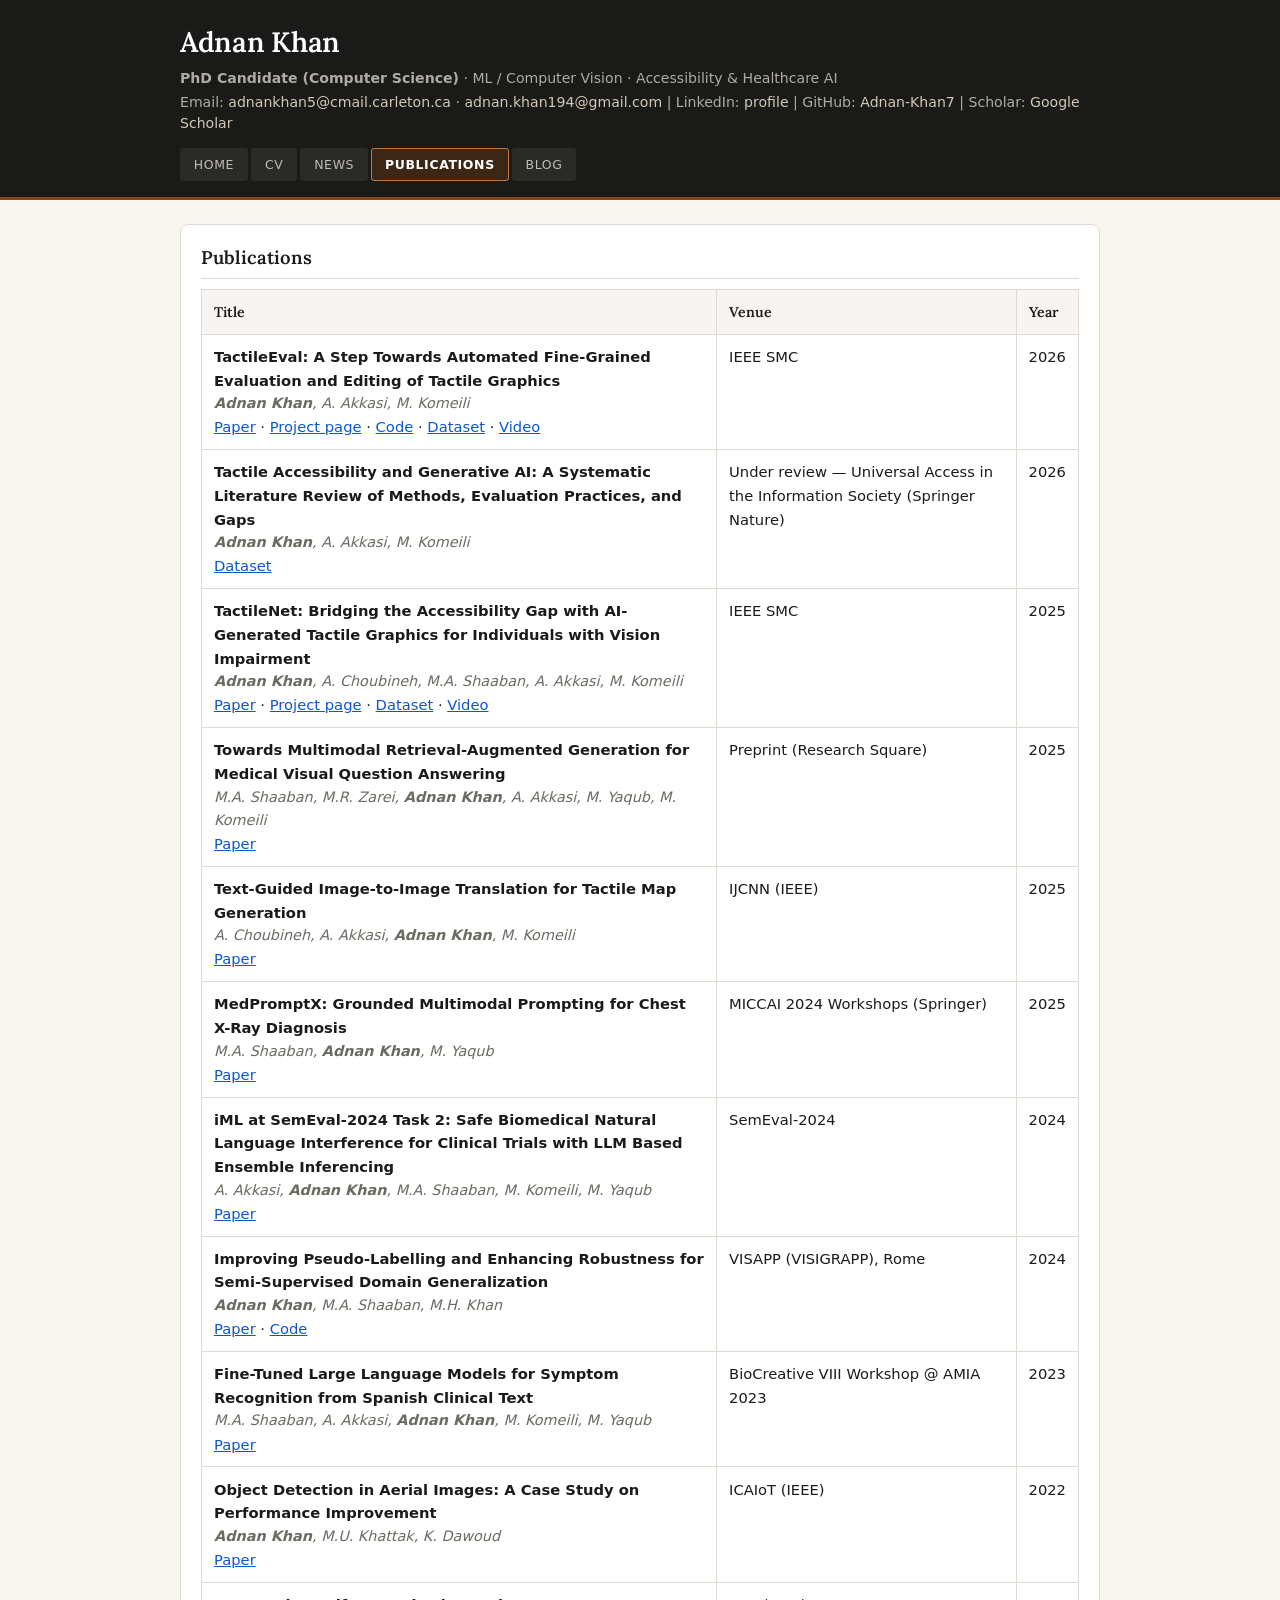
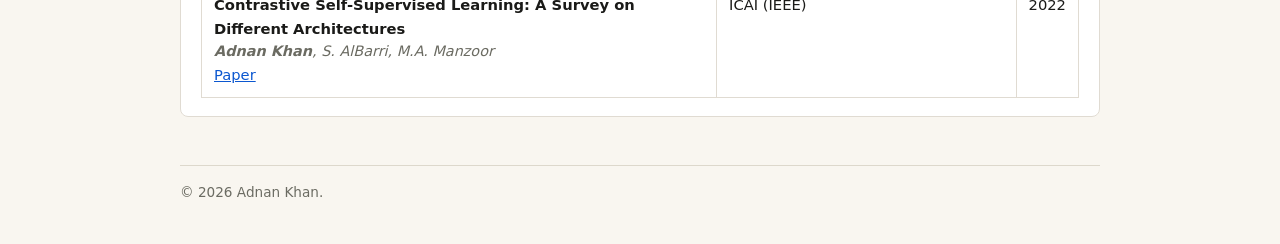
<file: publications.html>
<!doctype html>
<html lang="en">
<head>
  <meta charset="utf-8" />
  <meta name="viewport" content="width=device-width, initial-scale=1" />
  <title>Publications — Adnan Khan</title>
  <link rel="stylesheet" href="assets/style.css" />
  <!-- meta:start -->
  <meta name="description" content="Publications by Adnan Khan on generative AI for tactile accessibility, multimodal medical AI, and robust visual recognition." />
  <link rel="canonical" href="https://adnan-khan7.github.io/publications.html" />
  <link rel="icon" href="assets/favicon.svg" type="image/svg+xml" />
  <link rel="apple-touch-icon" href="assets/img/apple-touch-icon.png" />
  <meta property="og:type" content="website" />
  <meta property="og:site_name" content="Adnan Khan" />
  <meta property="og:title" content="Publications — Adnan Khan" />
  <meta property="og:description" content="Publications by Adnan Khan on generative AI for tactile accessibility, multimodal medical AI, and robust visual recognition." />
  <meta property="og:url" content="https://adnan-khan7.github.io/publications.html" />
  <meta property="og:image" content="https://adnan-khan7.github.io/assets/img/og-image.jpg" />
  <meta property="og:image:width" content="1200" />
  <meta property="og:image:height" content="630" />
  <meta name="twitter:card" content="summary_large_image" />
  <!-- meta:end -->
</head>
<body>
<a class="skip-link" href="#main">Skip to content</a>

<header class="site-header">
  <div class="wrap">
    <h1>Adnan Khan</h1>
    <p><strong>PhD Candidate (Computer Science)</strong> · ML / Computer Vision · Accessibility &amp; Healthcare AI</p>
    <p>
      Email: <a href="mailto:adnankhan5@cmail.carleton.ca">adnankhan5@cmail.carleton.ca</a> · <a href="mailto:adnan.khan194@gmail.com">adnan.khan194@gmail.com</a> |
      LinkedIn: <a href="https://www.linkedin.com/in/adnan-khan-aba952153/" target="_blank" rel="noopener">profile</a> |
      GitHub: <a href="https://github.com/Adnan-Khan7" target="_blank" rel="noopener">Adnan-Khan7</a> |
      Scholar: <a href="https://scholar.google.ca/citations?user=Ho7YNT4AAAAJ&amp;hl=en" target="_blank" rel="noopener">Google Scholar</a>
    </p>
    <nav aria-label="Primary">
      <a href="index.html">Home</a>
      <a href="cv.html">CV</a>
      <a href="news.html">News</a>
      <a href="publications.html" aria-current="page">Publications</a>
      <a href="blog.html">Blog</a>
    </nav>
  </div>
</header>

<main id="main">
  <section class="section">
    <h2>Publications</h2>
    <table class="table">
      <thead>
        <tr>
          <th>Title</th>
          <th>Venue</th>
          <th>Year</th>
        </tr>
      </thead>
      <tbody id="pubs-tbody">
        <tr><td colspan="3" class="muted">Loading…</td></tr>
      </tbody>
    </table>
  </section>
</main>

<footer>
  <p>© <span id="year"></span> Adnan Khan.</p>
</footer>

<script src="assets/site.js"></script>
<script>
  Site.loadJSON("data/publications.json")
    .then(pubs => Site.renderPublications(pubs, document.getElementById("pubs-tbody")))
    .catch(() => { document.getElementById("pubs-tbody").innerHTML = "<tr><td colspan='3' class='muted'>Unable to load publications.</td></tr>"; });
</script>
<script>document.getElementById("year").textContent = new Date().getFullYear();</script>
</body>
</html>
</file>
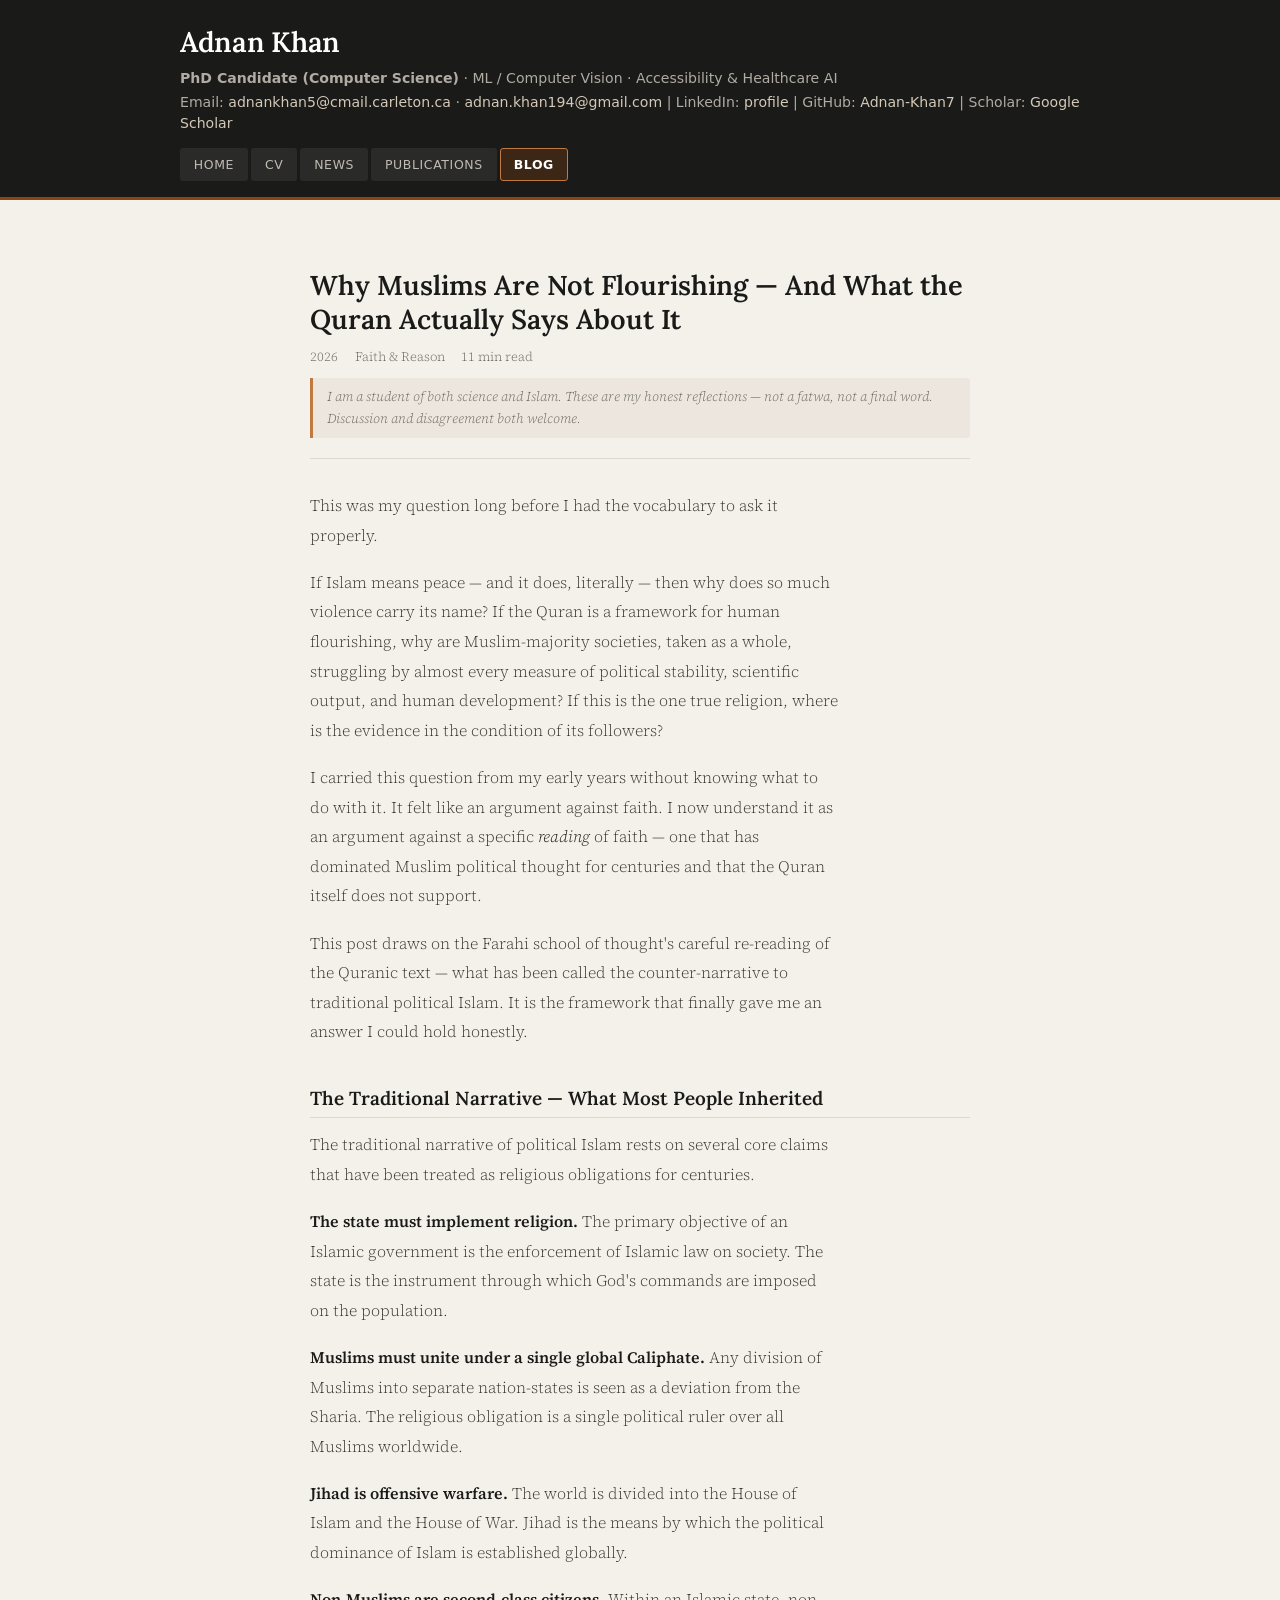
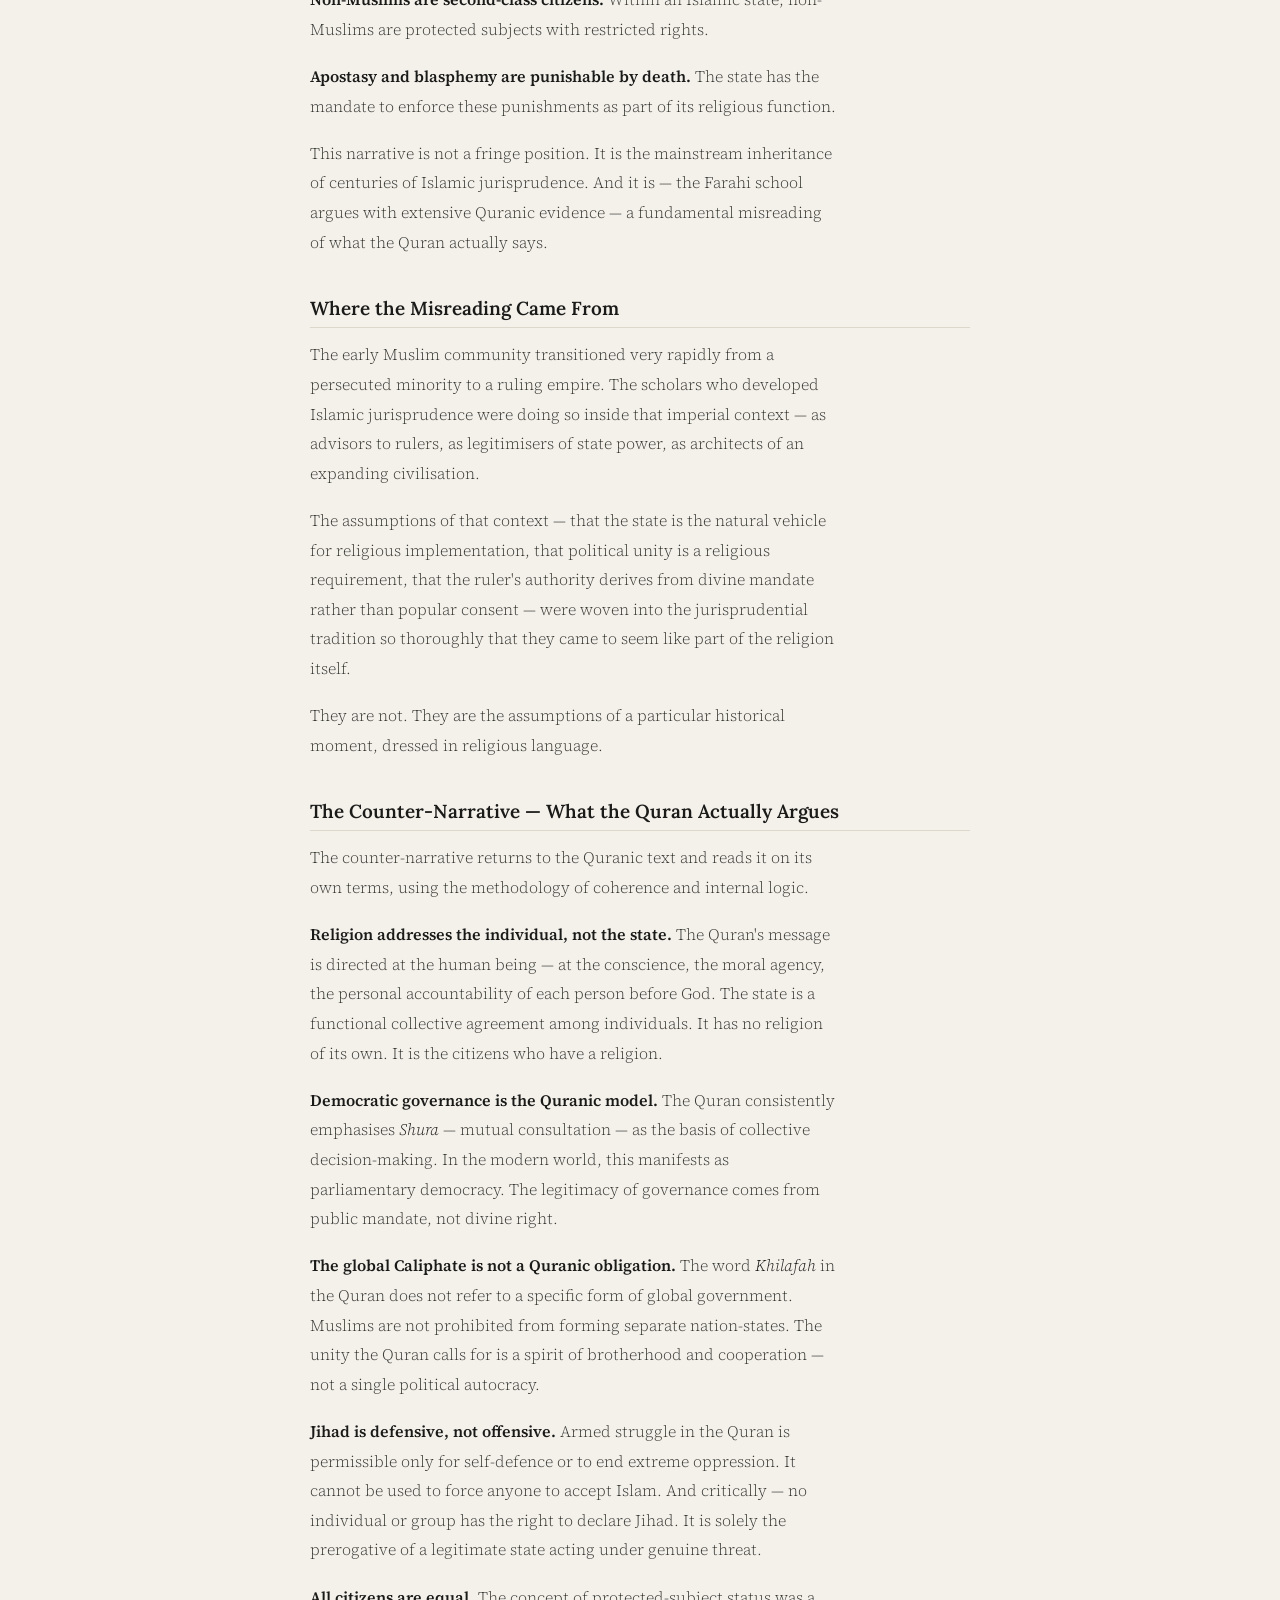
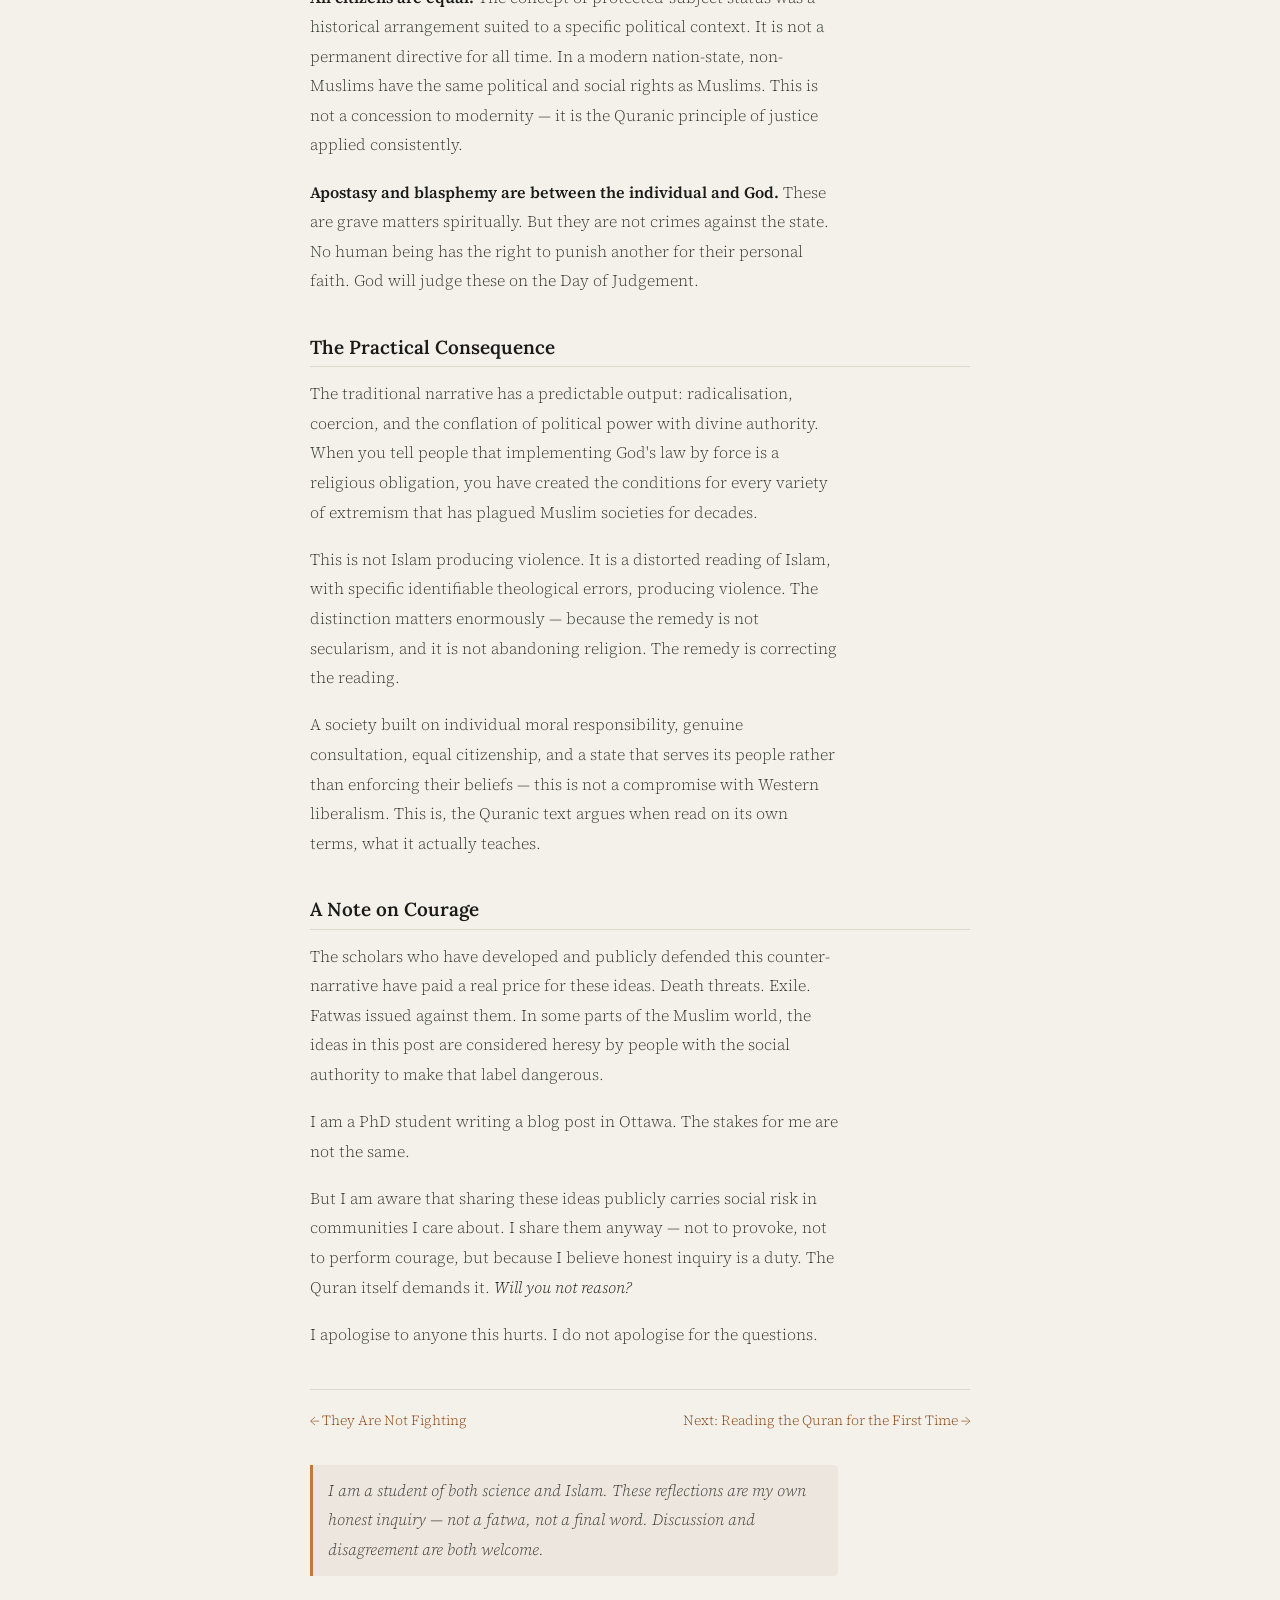
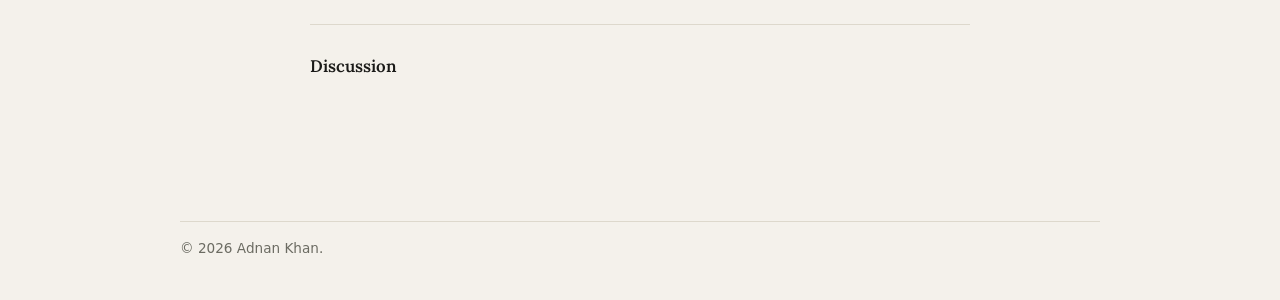
<file: blog/counter-narrative.html>
<!doctype html>
<html lang="en">
<head>
  <meta charset="utf-8" />
  <meta name="viewport" content="width=device-width, initial-scale=1" />
  <title>Why Muslims Are Not Flourishing — And What the Quran Actually Says About It — Adnan Khan</title>
  <link rel="stylesheet" href="../assets/style.css" />
  <!-- meta:start -->
  <meta name="description" content="The traditional narrative of political Islam has specific theological errors. The Quran teaches something substantially different." />
  <link rel="canonical" href="https://adnan-khan7.github.io/blog/counter-narrative.html" />
  <link rel="icon" href="../assets/favicon.svg" type="image/svg+xml" />
  <link rel="apple-touch-icon" href="../assets/img/apple-touch-icon.png" />
  <meta property="og:type" content="article" />
  <meta property="og:site_name" content="Adnan Khan" />
  <meta property="og:title" content="Why Muslims Are Not Flourishing — And What the Quran Actually Says About It — Adnan Khan" />
  <meta property="og:description" content="The traditional narrative of political Islam has specific theological errors. The Quran teaches something substantially different." />
  <meta property="og:url" content="https://adnan-khan7.github.io/blog/counter-narrative.html" />
  <meta property="og:image" content="https://adnan-khan7.github.io/assets/img/og-image.jpg" />
  <meta property="og:image:width" content="1200" />
  <meta property="og:image:height" content="630" />
  <meta name="twitter:card" content="summary_large_image" />
  <!-- meta:end -->
</head>
<body class="post-body">
<a class="skip-link" href="#main">Skip to content</a>
<header class="site-header">
  <div class="wrap">
    <p class="site-title">Adnan Khan</p>
    <p><strong>PhD Candidate (Computer Science)</strong> · ML / Computer Vision · Accessibility &amp; Healthcare AI</p>
    <p>
      Email: <a href="mailto:adnankhan5@cmail.carleton.ca">adnankhan5@cmail.carleton.ca</a> · <a href="mailto:adnan.khan194@gmail.com">adnan.khan194@gmail.com</a> |
      LinkedIn: <a href="https://www.linkedin.com/in/adnan-khan-aba952153/" target="_blank" rel="noopener">profile</a> |
      GitHub: <a href="https://github.com/Adnan-Khan7" target="_blank" rel="noopener">Adnan-Khan7</a> |
      Scholar: <a href="https://scholar.google.ca/citations?user=Ho7YNT4AAAAJ&amp;hl=en" target="_blank" rel="noopener">Google Scholar</a>
    </p>
    <nav aria-label="Primary">
      <a href="../index.html">Home</a>
      <a href="../cv.html">CV</a>
      <a href="../news.html">News</a>
      <a href="../publications.html">Publications</a>
      <a href="../blog.html" aria-current="page">Blog</a>
    </nav>
  </div>
</header>

<main id="main">
<div class="post-wrap">

  <div class="post-header">
    <h1>Why Muslims Are Not Flourishing — And What the Quran Actually Says About It</h1>
    <p class="post-meta">
      <span>2026</span>
      <span>Faith &amp; Reason</span>
      <span>11 min read</span>
    </p>
    <p class="post-disclaimer">I am a student of both science and Islam. These are my honest reflections — not a fatwa, not a final word. Discussion and disagreement both welcome.</p>
  </div>

  <div class="post-body-content">

    <p>This was my question long before I had the vocabulary to ask it properly.</p>

    <p>If Islam means peace — and it does, literally — then why does so much violence carry its name? If the Quran is a framework for human flourishing, why are Muslim-majority societies, taken as a whole, struggling by almost every measure of political stability, scientific output, and human development? If this is the one true religion, where is the evidence in the condition of its followers?</p>

    <p>I carried this question from my early years without knowing what to do with it. It felt like an argument against faith. I now understand it as an argument against a specific <em>reading</em> of faith — one that has dominated Muslim political thought for centuries and that the Quran itself does not support.</p>

    <p>This post draws on the Farahi school of thought's careful re-reading of the Quranic text — what has been called the counter-narrative to traditional political Islam. It is the framework that finally gave me an answer I could hold honestly.</p>

    <h2>The Traditional Narrative — What Most People Inherited</h2>

    <p>The traditional narrative of political Islam rests on several core claims that have been treated as religious obligations for centuries.</p>

    <p><strong>The state must implement religion.</strong> The primary objective of an Islamic government is the enforcement of Islamic law on society. The state is the instrument through which God's commands are imposed on the population.</p>

    <p><strong>Muslims must unite under a single global Caliphate.</strong> Any division of Muslims into separate nation-states is seen as a deviation from the Sharia. The religious obligation is a single political ruler over all Muslims worldwide.</p>

    <p><strong>Jihad is offensive warfare.</strong> The world is divided into the House of Islam and the House of War. Jihad is the means by which the political dominance of Islam is established globally.</p>

    <p><strong>Non-Muslims are second-class citizens.</strong> Within an Islamic state, non-Muslims are protected subjects with restricted rights.</p>

    <p><strong>Apostasy and blasphemy are punishable by death.</strong> The state has the mandate to enforce these punishments as part of its religious function.</p>

    <p>This narrative is not a fringe position. It is the mainstream inheritance of centuries of Islamic jurisprudence. And it is — the Farahi school argues with extensive Quranic evidence — a fundamental misreading of what the Quran actually says.</p>

    <h2>Where the Misreading Came From</h2>

    <p>The early Muslim community transitioned very rapidly from a persecuted minority to a ruling empire. The scholars who developed Islamic jurisprudence were doing so inside that imperial context — as advisors to rulers, as legitimisers of state power, as architects of an expanding civilisation.</p>

    <p>The assumptions of that context — that the state is the natural vehicle for religious implementation, that political unity is a religious requirement, that the ruler's authority derives from divine mandate rather than popular consent — were woven into the jurisprudential tradition so thoroughly that they came to seem like part of the religion itself.</p>

    <p>They are not. They are the assumptions of a particular historical moment, dressed in religious language.</p>

    <h2>The Counter-Narrative — What the Quran Actually Argues</h2>

    <p>The counter-narrative returns to the Quranic text and reads it on its own terms, using the methodology of coherence and internal logic.</p>

    <p><strong>Religion addresses the individual, not the state.</strong> The Quran's message is directed at the human being — at the conscience, the moral agency, the personal accountability of each person before God. The state is a functional collective agreement among individuals. It has no religion of its own. It is the citizens who have a religion.</p>

    <p><strong>Democratic governance is the Quranic model.</strong> The Quran consistently emphasises <em>Shura</em> — mutual consultation — as the basis of collective decision-making. In the modern world, this manifests as parliamentary democracy. The legitimacy of governance comes from public mandate, not divine right.</p>

    <p><strong>The global Caliphate is not a Quranic obligation.</strong> The word <em>Khilafah</em> in the Quran does not refer to a specific form of global government. Muslims are not prohibited from forming separate nation-states. The unity the Quran calls for is a spirit of brotherhood and cooperation — not a single political autocracy.</p>

    <p><strong>Jihad is defensive, not offensive.</strong> Armed struggle in the Quran is permissible only for self-defence or to end extreme oppression. It cannot be used to force anyone to accept Islam. And critically — no individual or group has the right to declare Jihad. It is solely the prerogative of a legitimate state acting under genuine threat.</p>

    <p><strong>All citizens are equal.</strong> The concept of protected-subject status was a historical arrangement suited to a specific political context. It is not a permanent directive for all time. In a modern nation-state, non-Muslims have the same political and social rights as Muslims. This is not a concession to modernity — it is the Quranic principle of justice applied consistently.</p>

    <p><strong>Apostasy and blasphemy are between the individual and God.</strong> These are grave matters spiritually. But they are not crimes against the state. No human being has the right to punish another for their personal faith. God will judge these on the Day of Judgement.</p>

    <h2>The Practical Consequence</h2>

    <p>The traditional narrative has a predictable output: radicalisation, coercion, and the conflation of political power with divine authority. When you tell people that implementing God's law by force is a religious obligation, you have created the conditions for every variety of extremism that has plagued Muslim societies for decades.</p>

    <p>This is not Islam producing violence. It is a distorted reading of Islam, with specific identifiable theological errors, producing violence. The distinction matters enormously — because the remedy is not secularism, and it is not abandoning religion. The remedy is correcting the reading.</p>

    <p>A society built on individual moral responsibility, genuine consultation, equal citizenship, and a state that serves its people rather than enforcing their beliefs — this is not a compromise with Western liberalism. This is, the Quranic text argues when read on its own terms, what it actually teaches.</p>

    <h2>A Note on Courage</h2>

    <p>The scholars who have developed and publicly defended this counter-narrative have paid a real price for these ideas. Death threats. Exile. Fatwas issued against them. In some parts of the Muslim world, the ideas in this post are considered heresy by people with the social authority to make that label dangerous.</p>

    <p>I am a PhD student writing a blog post in Ottawa. The stakes for me are not the same.</p>

    <p>But I am aware that sharing these ideas publicly carries social risk in communities I care about. I share them anyway — not to provoke, not to perform courage, but because I believe honest inquiry is a duty. The Quran itself demands it. <em>Will you not reason?</em></p>

    <p>I apologise to anyone this hurts. I do not apologise for the questions.</p>

    <div class="post-nav">
      <a href="science-religion.html">← They Are Not Fighting</a>
      <a href="quran.html">Next: Reading the Quran for the First Time →</a>
    </div>

    <p class="post-footer-disclaimer">I am a student of both science and Islam. These reflections are my own honest inquiry — not a fatwa, not a final word. Discussion and disagreement are both welcome.</p>

  </div>
  
  <div class="comments-section">
    <h3>Discussion</h3>
    <script src="https://giscus.app/client.js"
      data-repo="Adnan-Khan7/Adnan-Khan7.github.io"
      data-repo-id="MDEwOlJlcG9zaXRvcnkyOTYxMDEzMTk="
      data-category="General"
      data-category-id="DIC_kwDOEaYlx84C8dX-"
      data-mapping="pathname"
      data-strict="0"
      data-reactions-enabled="1"
      data-emit-metadata="0"
      data-input-position="top"
      data-theme="light"
      data-lang="en"
      data-loading="lazy"
      crossorigin="anonymous"
      async>
    </script>
  </div>

</div>
</main>

<footer>
  <p>© <span id="year"></span> Adnan Khan.</p>
</footer>
<script>document.getElementById("year").textContent = new Date().getFullYear();</script>
</body>
</html>
</file>
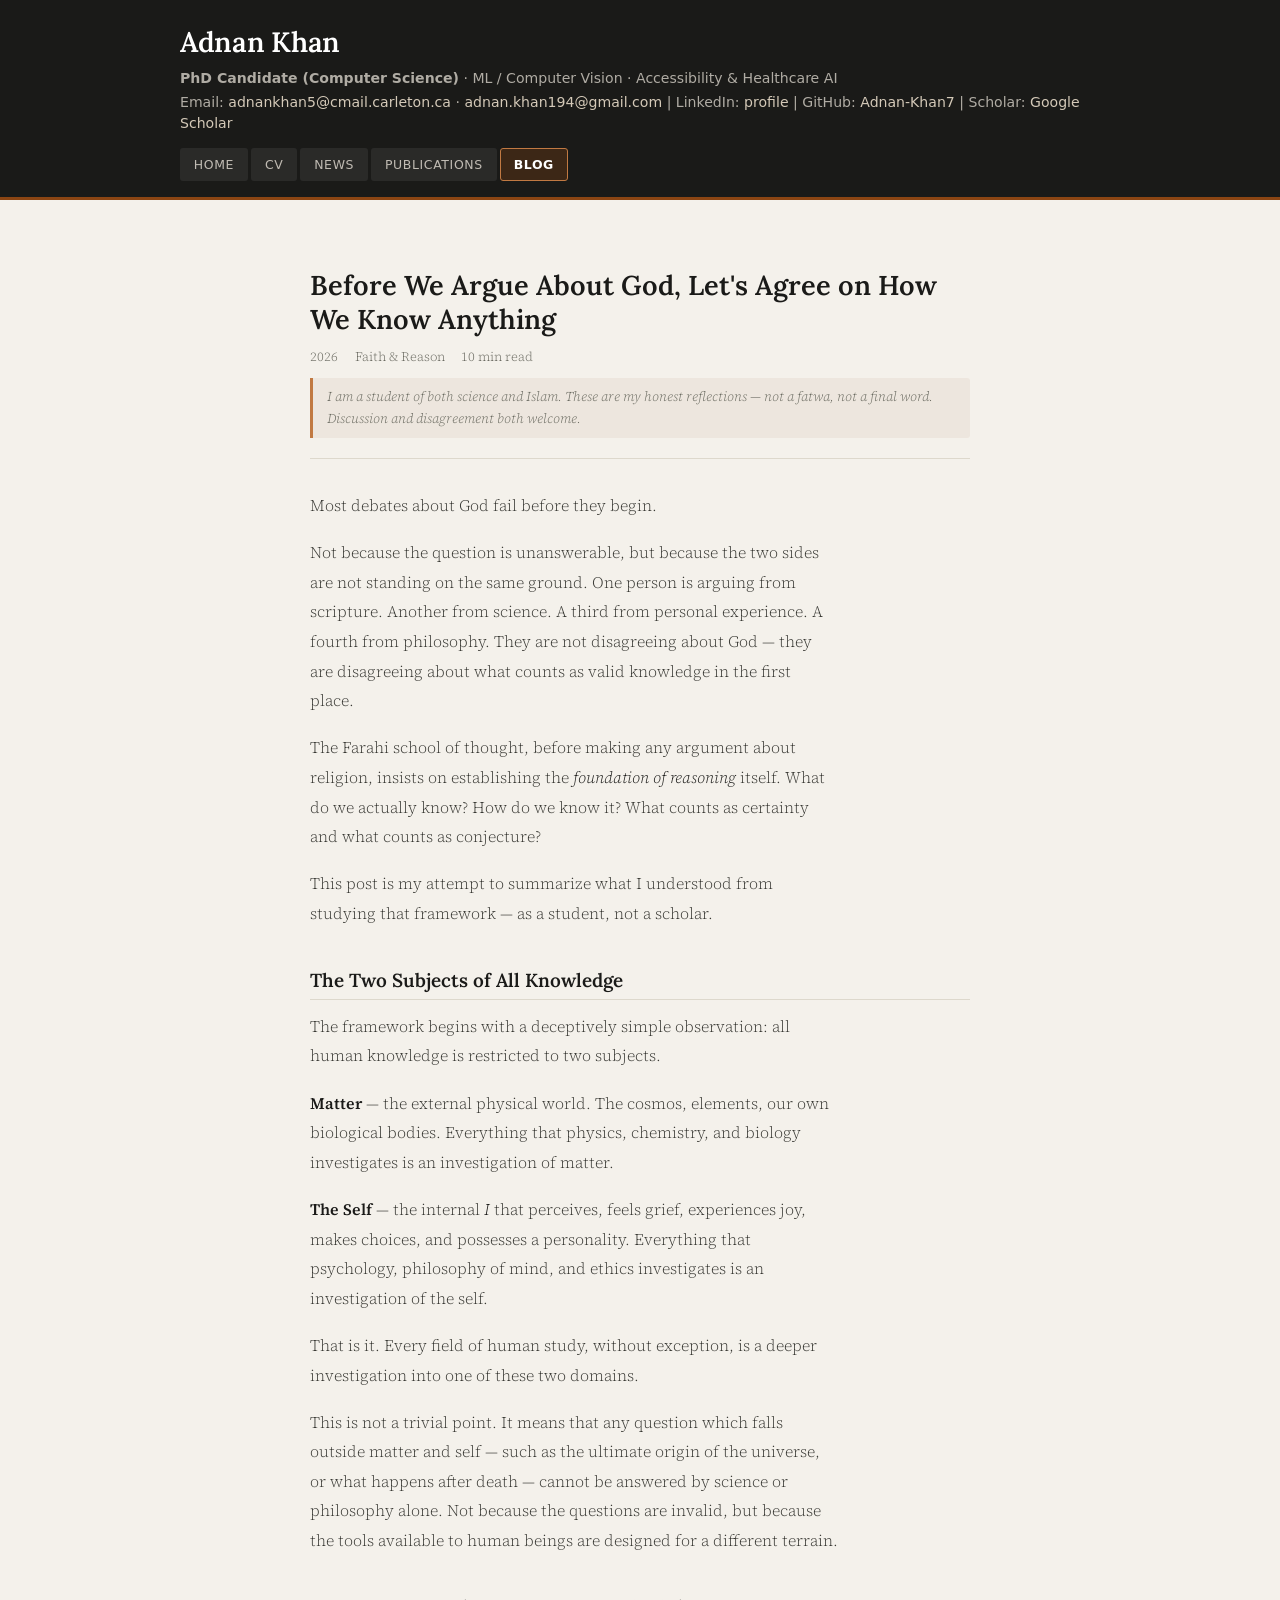
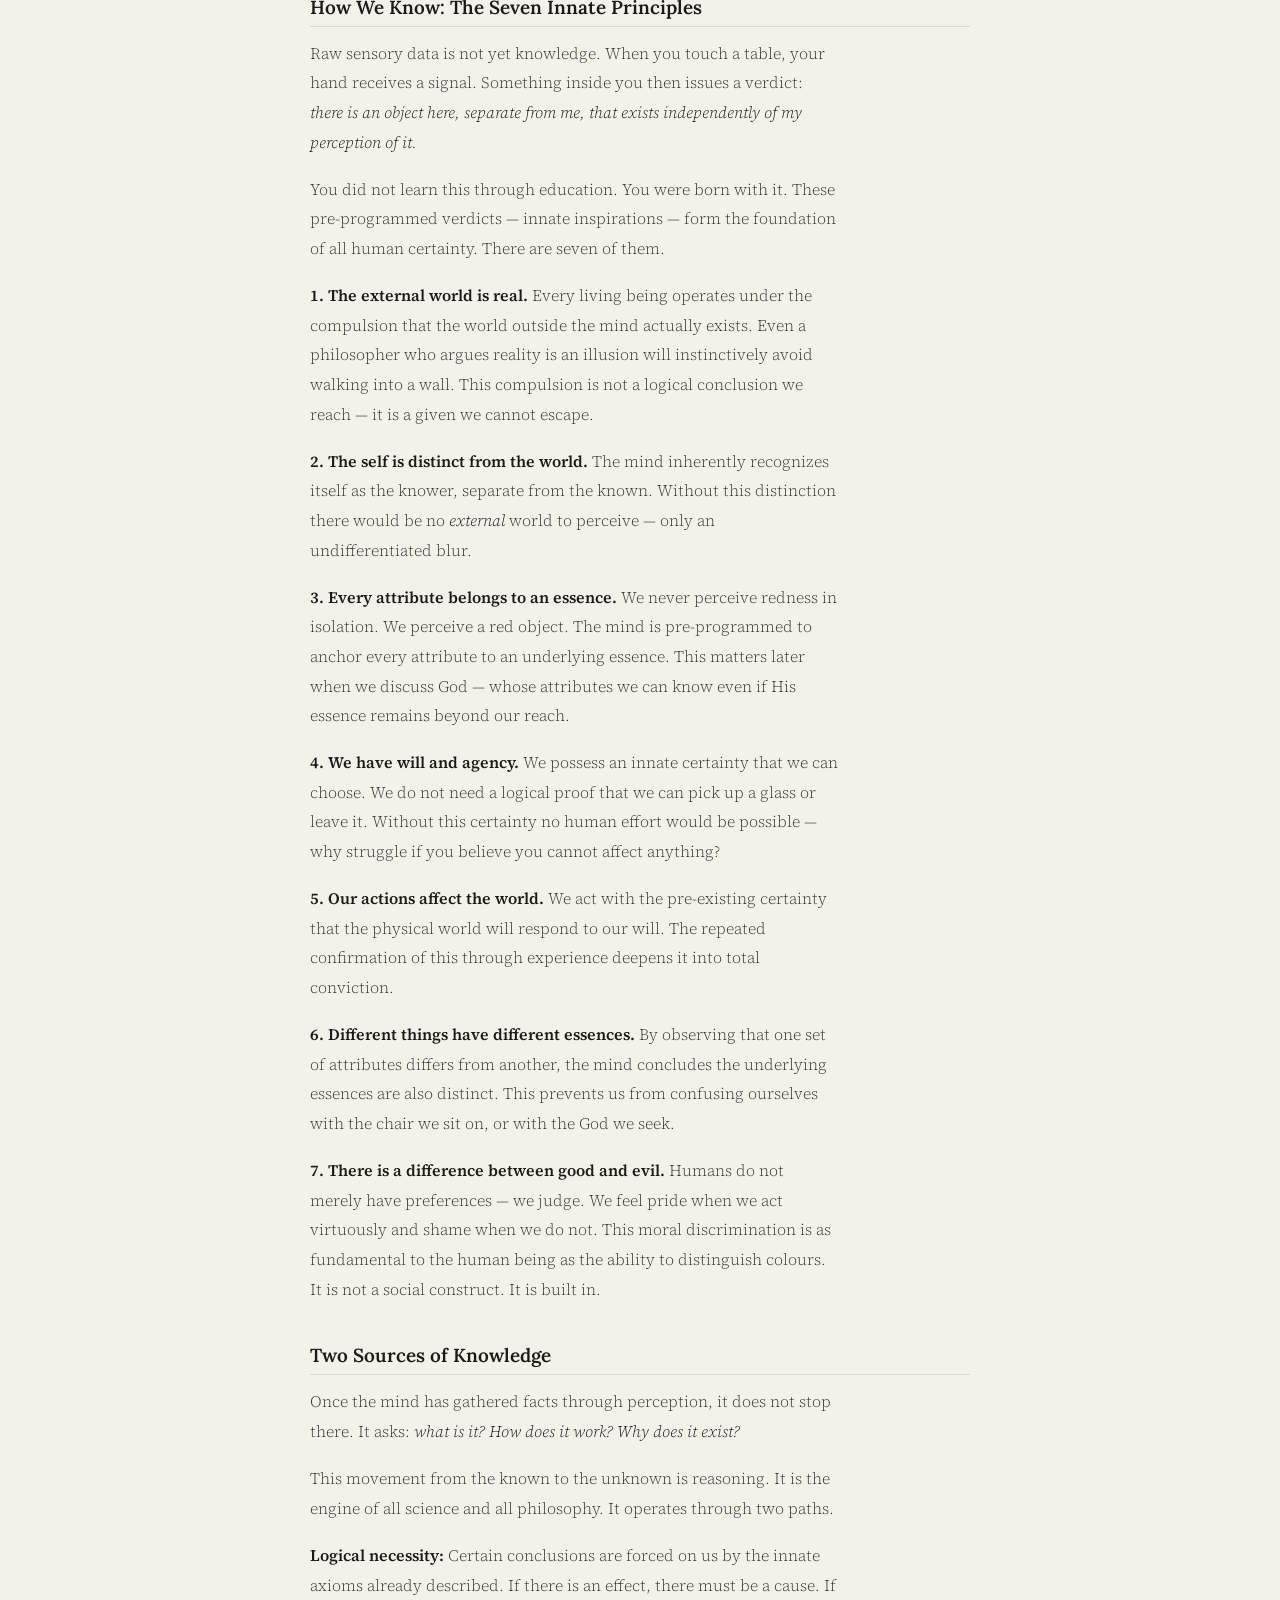
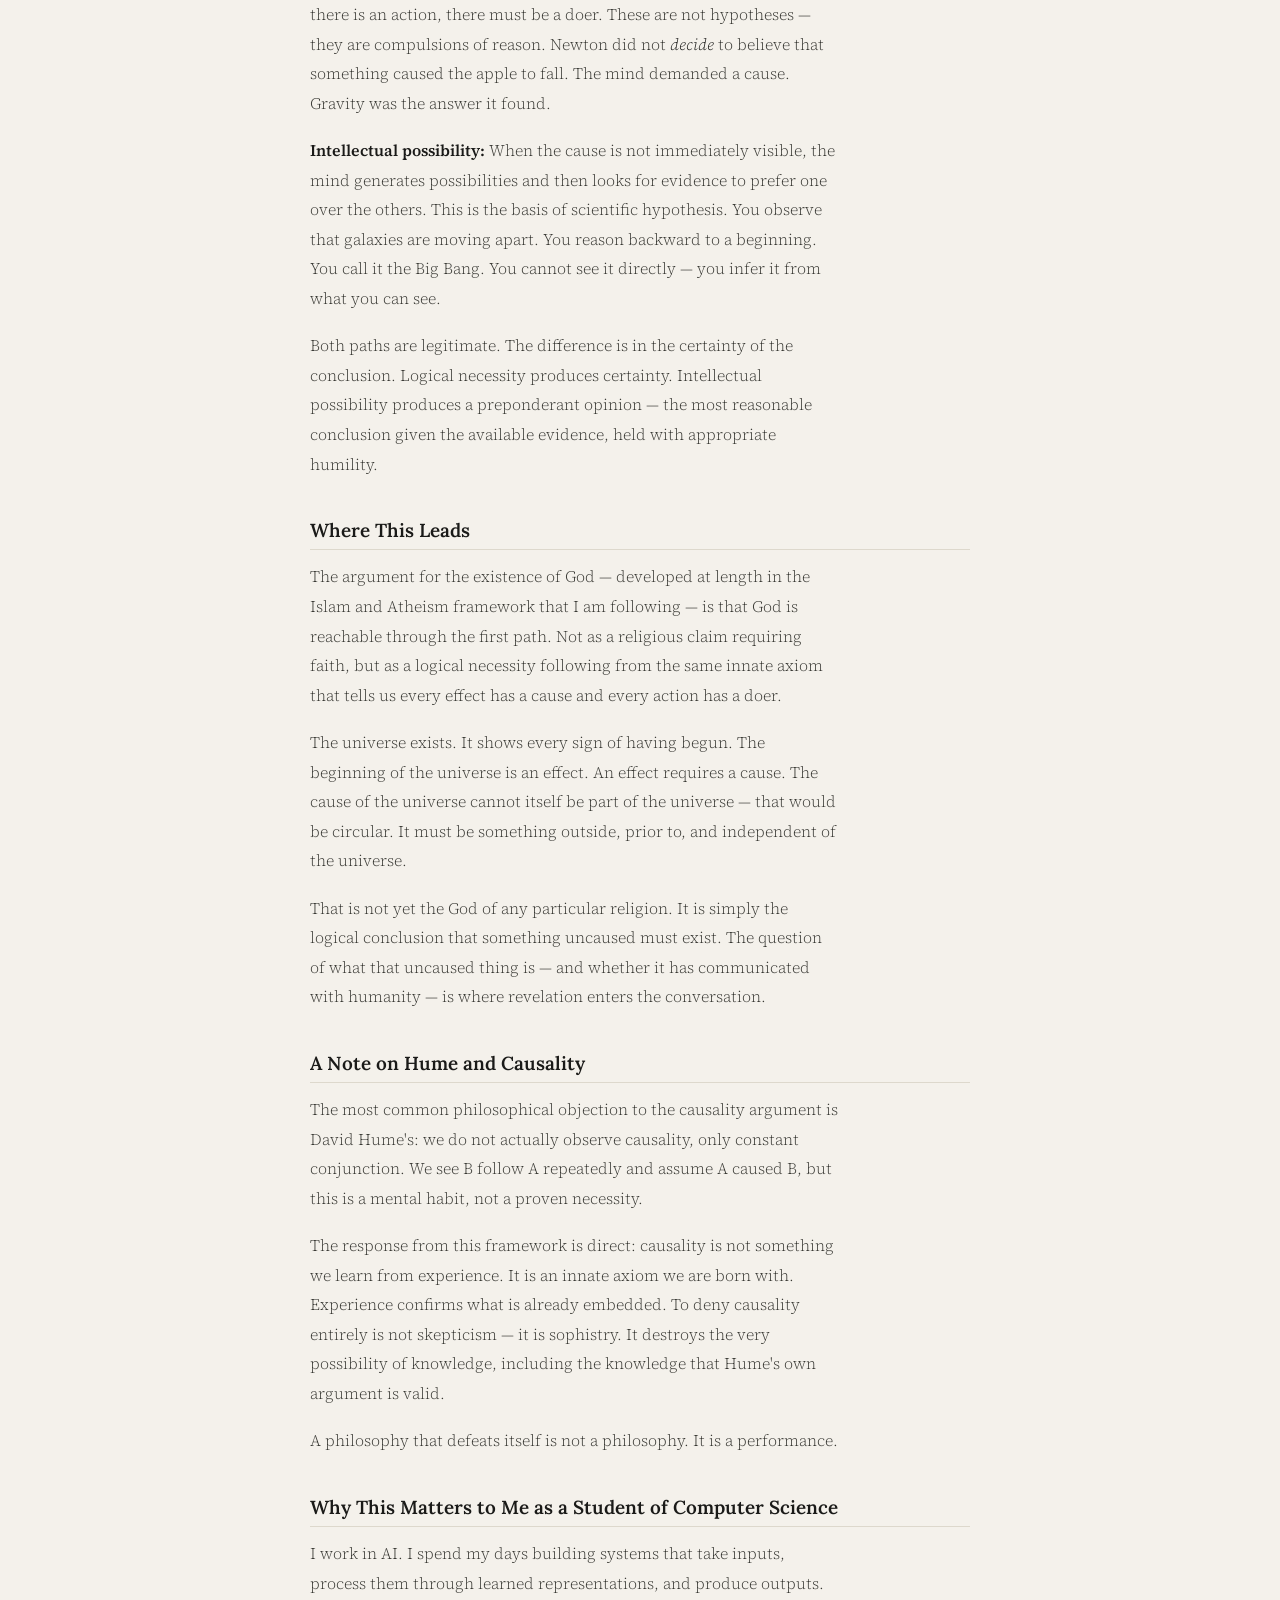
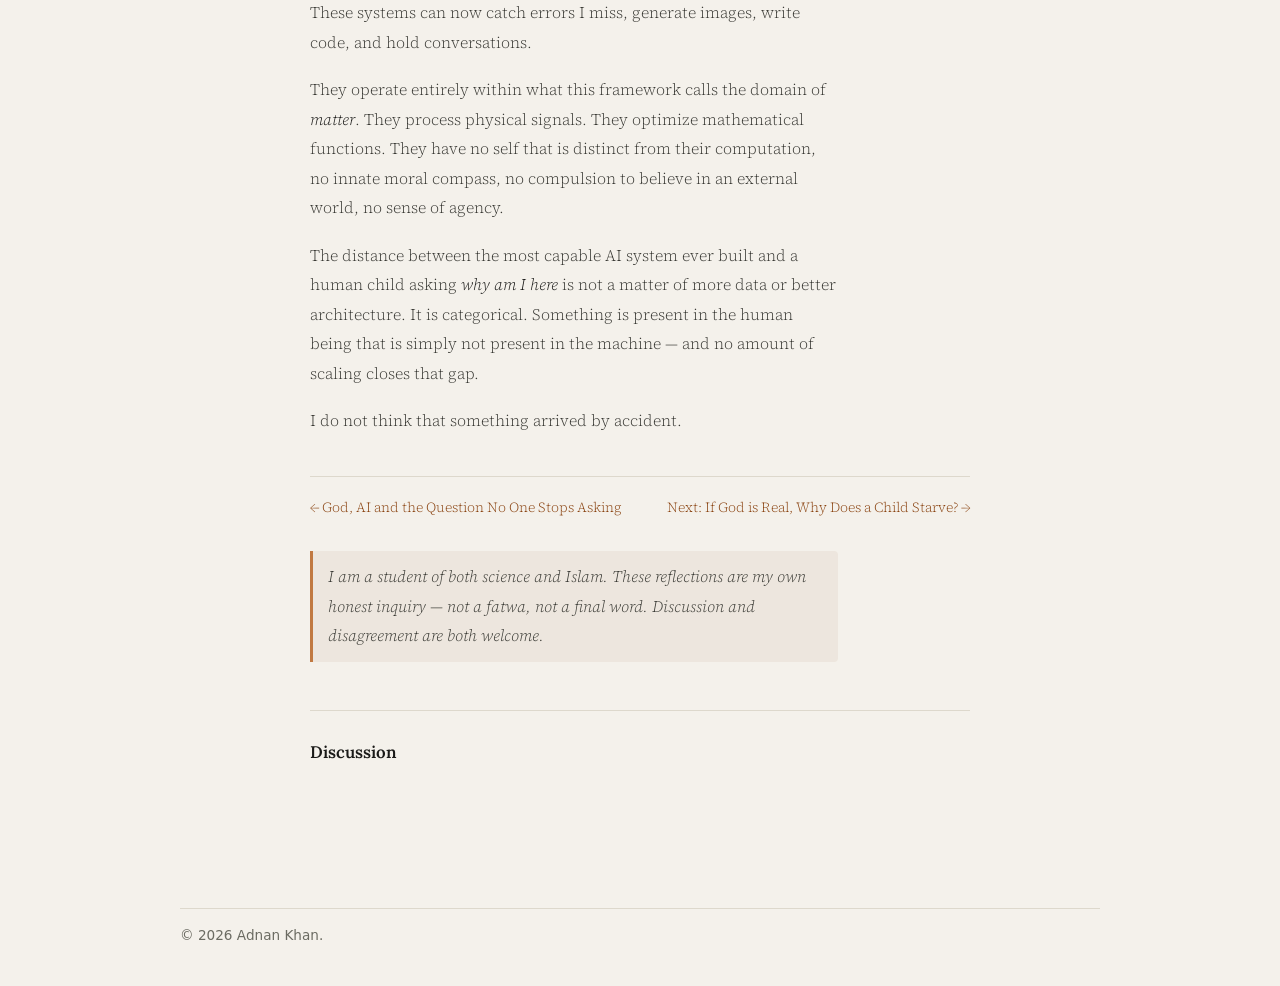
<file: blog/epistemology.html>
<!doctype html>
<html lang="en">
<head>
  <meta charset="utf-8" />
  <meta name="viewport" content="width=device-width, initial-scale=1" />
  <title>Before We Argue About God, Let's Agree on How We Know Anything — Adnan Khan</title>
  <link rel="stylesheet" href="../assets/style.css" />
  <!-- meta:start -->
  <meta name="description" content="Seven innate principles, two sources of knowledge, and why most debates about God fail before they begin." />
  <link rel="canonical" href="https://adnan-khan7.github.io/blog/epistemology.html" />
  <link rel="icon" href="../assets/favicon.svg" type="image/svg+xml" />
  <link rel="apple-touch-icon" href="../assets/img/apple-touch-icon.png" />
  <meta property="og:type" content="article" />
  <meta property="og:site_name" content="Adnan Khan" />
  <meta property="og:title" content="Before We Argue About God, Let&#x27;s Agree on How We Know Anything — Adnan Khan" />
  <meta property="og:description" content="Seven innate principles, two sources of knowledge, and why most debates about God fail before they begin." />
  <meta property="og:url" content="https://adnan-khan7.github.io/blog/epistemology.html" />
  <meta property="og:image" content="https://adnan-khan7.github.io/assets/img/og-image.jpg" />
  <meta property="og:image:width" content="1200" />
  <meta property="og:image:height" content="630" />
  <meta name="twitter:card" content="summary_large_image" />
  <!-- meta:end -->
</head>
<body class="post-body">
<a class="skip-link" href="#main">Skip to content</a>
<header class="site-header">
  <div class="wrap">
    <p class="site-title">Adnan Khan</p>
    <p><strong>PhD Candidate (Computer Science)</strong> · ML / Computer Vision · Accessibility &amp; Healthcare AI</p>
    <p>
      Email: <a href="mailto:adnankhan5@cmail.carleton.ca">adnankhan5@cmail.carleton.ca</a> · <a href="mailto:adnan.khan194@gmail.com">adnan.khan194@gmail.com</a> |
      LinkedIn: <a href="https://www.linkedin.com/in/adnan-khan-aba952153/" target="_blank" rel="noopener">profile</a> |
      GitHub: <a href="https://github.com/Adnan-Khan7" target="_blank" rel="noopener">Adnan-Khan7</a> |
      Scholar: <a href="https://scholar.google.ca/citations?user=Ho7YNT4AAAAJ&amp;hl=en" target="_blank" rel="noopener">Google Scholar</a>
    </p>
    <nav aria-label="Primary">
      <a href="../index.html">Home</a>
      <a href="../cv.html">CV</a>
      <a href="../news.html">News</a>
      <a href="../publications.html">Publications</a>
      <a href="../blog.html" aria-current="page">Blog</a>
    </nav>
  </div>
</header>

<main id="main">
<div class="post-wrap">

  <div class="post-header">
    <h1>Before We Argue About God, Let's Agree on How We Know Anything</h1>
    <p class="post-meta">
      <span>2026</span>
      <span>Faith &amp; Reason</span>
      <span>10 min read</span>
    </p>
    <p class="post-disclaimer">I am a student of both science and Islam. These are my honest reflections — not a fatwa, not a final word. Discussion and disagreement both welcome.</p>
  </div>

  <div class="post-body-content">

    <p>Most debates about God fail before they begin.</p>

    <p>Not because the question is unanswerable, but because the two sides are not standing on the same ground. One person is arguing from scripture. Another from science. A third from personal experience. A fourth from philosophy. They are not disagreeing about God — they are disagreeing about what counts as valid knowledge in the first place.</p>

    <p>The Farahi school of thought, before making any argument about religion, insists on establishing the <em>foundation of reasoning</em> itself. What do we actually know? How do we know it? What counts as certainty and what counts as conjecture?</p>

    <p>This post is my attempt to summarize what I understood from studying that framework — as a student, not a scholar.</p>

    <h2>The Two Subjects of All Knowledge</h2>

    <p>The framework begins with a deceptively simple observation: all human knowledge is restricted to two subjects.</p>

    <p><strong>Matter</strong> — the external physical world. The cosmos, elements, our own biological bodies. Everything that physics, chemistry, and biology investigates is an investigation of matter.</p>

    <p><strong>The Self</strong> — the internal <em>I</em> that perceives, feels grief, experiences joy, makes choices, and possesses a personality. Everything that psychology, philosophy of mind, and ethics investigates is an investigation of the self.</p>

    <p>That is it. Every field of human study, without exception, is a deeper investigation into one of these two domains.</p>

    <p>This is not a trivial point. It means that any question which falls outside matter and self — such as the ultimate origin of the universe, or what happens after death — cannot be answered by science or philosophy alone. Not because the questions are invalid, but because the tools available to human beings are designed for a different terrain.</p>

    <h2>How We Know: The Seven Innate Principles</h2>

    <p>Raw sensory data is not yet knowledge. When you touch a table, your hand receives a signal. Something inside you then issues a verdict: <em>there is an object here, separate from me, that exists independently of my perception of it.</em></p>

    <p>You did not learn this through education. You were born with it. These pre-programmed verdicts — innate inspirations — form the foundation of all human certainty. There are seven of them.</p>

    <p><strong>1. The external world is real.</strong> Every living being operates under the compulsion that the world outside the mind actually exists. Even a philosopher who argues reality is an illusion will instinctively avoid walking into a wall. This compulsion is not a logical conclusion we reach — it is a given we cannot escape.</p>

    <p><strong>2. The self is distinct from the world.</strong> The mind inherently recognizes itself as the knower, separate from the known. Without this distinction there would be no <em>external</em> world to perceive — only an undifferentiated blur.</p>

    <p><strong>3. Every attribute belongs to an essence.</strong> We never perceive redness in isolation. We perceive a red object. The mind is pre-programmed to anchor every attribute to an underlying essence. This matters later when we discuss God — whose attributes we can know even if His essence remains beyond our reach.</p>

    <p><strong>4. We have will and agency.</strong> We possess an innate certainty that we can choose. We do not need a logical proof that we can pick up a glass or leave it. Without this certainty no human effort would be possible — why struggle if you believe you cannot affect anything?</p>

    <p><strong>5. Our actions affect the world.</strong> We act with the pre-existing certainty that the physical world will respond to our will. The repeated confirmation of this through experience deepens it into total conviction.</p>

    <p><strong>6. Different things have different essences.</strong> By observing that one set of attributes differs from another, the mind concludes the underlying essences are also distinct. This prevents us from confusing ourselves with the chair we sit on, or with the God we seek.</p>

    <p><strong>7. There is a difference between good and evil.</strong> Humans do not merely have preferences — we judge. We feel pride when we act virtuously and shame when we do not. This moral discrimination is as fundamental to the human being as the ability to distinguish colours. It is not a social construct. It is built in.</p>

    <h2>Two Sources of Knowledge</h2>

    <p>Once the mind has gathered facts through perception, it does not stop there. It asks: <em>what is it? How does it work? Why does it exist?</em></p>

    <p>This movement from the known to the unknown is reasoning. It is the engine of all science and all philosophy. It operates through two paths.</p>

    <p><strong>Logical necessity:</strong> Certain conclusions are forced on us by the innate axioms already described. If there is an effect, there must be a cause. If there is an action, there must be a doer. These are not hypotheses — they are compulsions of reason. Newton did not <em>decide</em> to believe that something caused the apple to fall. The mind demanded a cause. Gravity was the answer it found.</p>

    <p><strong>Intellectual possibility:</strong> When the cause is not immediately visible, the mind generates possibilities and then looks for evidence to prefer one over the others. This is the basis of scientific hypothesis. You observe that galaxies are moving apart. You reason backward to a beginning. You call it the Big Bang. You cannot see it directly — you infer it from what you can see.</p>

    <p>Both paths are legitimate. The difference is in the certainty of the conclusion. Logical necessity produces certainty. Intellectual possibility produces a preponderant opinion — the most reasonable conclusion given the available evidence, held with appropriate humility.</p>

    <h2>Where This Leads</h2>

    <p>The argument for the existence of God — developed at length in the Islam and Atheism framework that I am following — is that God is reachable through the first path. Not as a religious claim requiring faith, but as a logical necessity following from the same innate axiom that tells us every effect has a cause and every action has a doer.</p>

    <p>The universe exists. It shows every sign of having begun. The beginning of the universe is an effect. An effect requires a cause. The cause of the universe cannot itself be part of the universe — that would be circular. It must be something outside, prior to, and independent of the universe.</p>

    <p>That is not yet the God of any particular religion. It is simply the logical conclusion that something uncaused must exist. The question of what that uncaused thing is — and whether it has communicated with humanity — is where revelation enters the conversation.</p>

    <h2>A Note on Hume and Causality</h2>

    <p>The most common philosophical objection to the causality argument is David Hume's: we do not actually observe causality, only constant conjunction. We see B follow A repeatedly and assume A caused B, but this is a mental habit, not a proven necessity.</p>

    <p>The response from this framework is direct: causality is not something we learn from experience. It is an innate axiom we are born with. Experience confirms what is already embedded. To deny causality entirely is not skepticism — it is sophistry. It destroys the very possibility of knowledge, including the knowledge that Hume's own argument is valid.</p>

    <p>A philosophy that defeats itself is not a philosophy. It is a performance.</p>

    <h2>Why This Matters to Me as a Student of Computer Science</h2>

    <p>I work in AI. I spend my days building systems that take inputs, process them through learned representations, and produce outputs. These systems can now catch errors I miss, generate images, write code, and hold conversations.</p>

    <p>They operate entirely within what this framework calls the domain of <em>matter</em>. They process physical signals. They optimize mathematical functions. They have no self that is distinct from their computation, no innate moral compass, no compulsion to believe in an external world, no sense of agency.</p>

    <p>The distance between the most capable AI system ever built and a human child asking <em>why am I here</em> is not a matter of more data or better architecture. It is categorical. Something is present in the human being that is simply not present in the machine — and no amount of scaling closes that gap.</p>

    <p>I do not think that something arrived by accident.</p>

    <div class="post-nav">
      <a href="god-and-ai.html">← God, AI and the Question No One Stops Asking</a>
      <a href="objections.html">Next: If God is Real, Why Does a Child Starve? →</a>
    </div>

    <p class="post-footer-disclaimer">I am a student of both science and Islam. These reflections are my own honest inquiry — not a fatwa, not a final word. Discussion and disagreement are both welcome.</p>

  </div>

  <div class="comments-section">
    <h3>Discussion</h3>
    <script src="https://giscus.app/client.js"
      data-repo="Adnan-Khan7/Adnan-Khan7.github.io"
      data-repo-id="MDEwOlJlcG9zaXRvcnkyOTYxMDEzMTk="
      data-category="General"
      data-category-id="DIC_kwDOEaYlx84C8dX-"
      data-mapping="pathname"
      data-strict="0"
      data-reactions-enabled="1"
      data-emit-metadata="0"
      data-input-position="top"
      data-theme="light"
      data-lang="en"
      data-loading="lazy"
      crossorigin="anonymous"
      async>
    </script>
  </div>

</div>
</main>

<footer>
  <p>© <span id="year"></span> Adnan Khan.</p>
</footer>
<script>document.getElementById("year").textContent = new Date().getFullYear();</script>
</body>
</html>
</file>
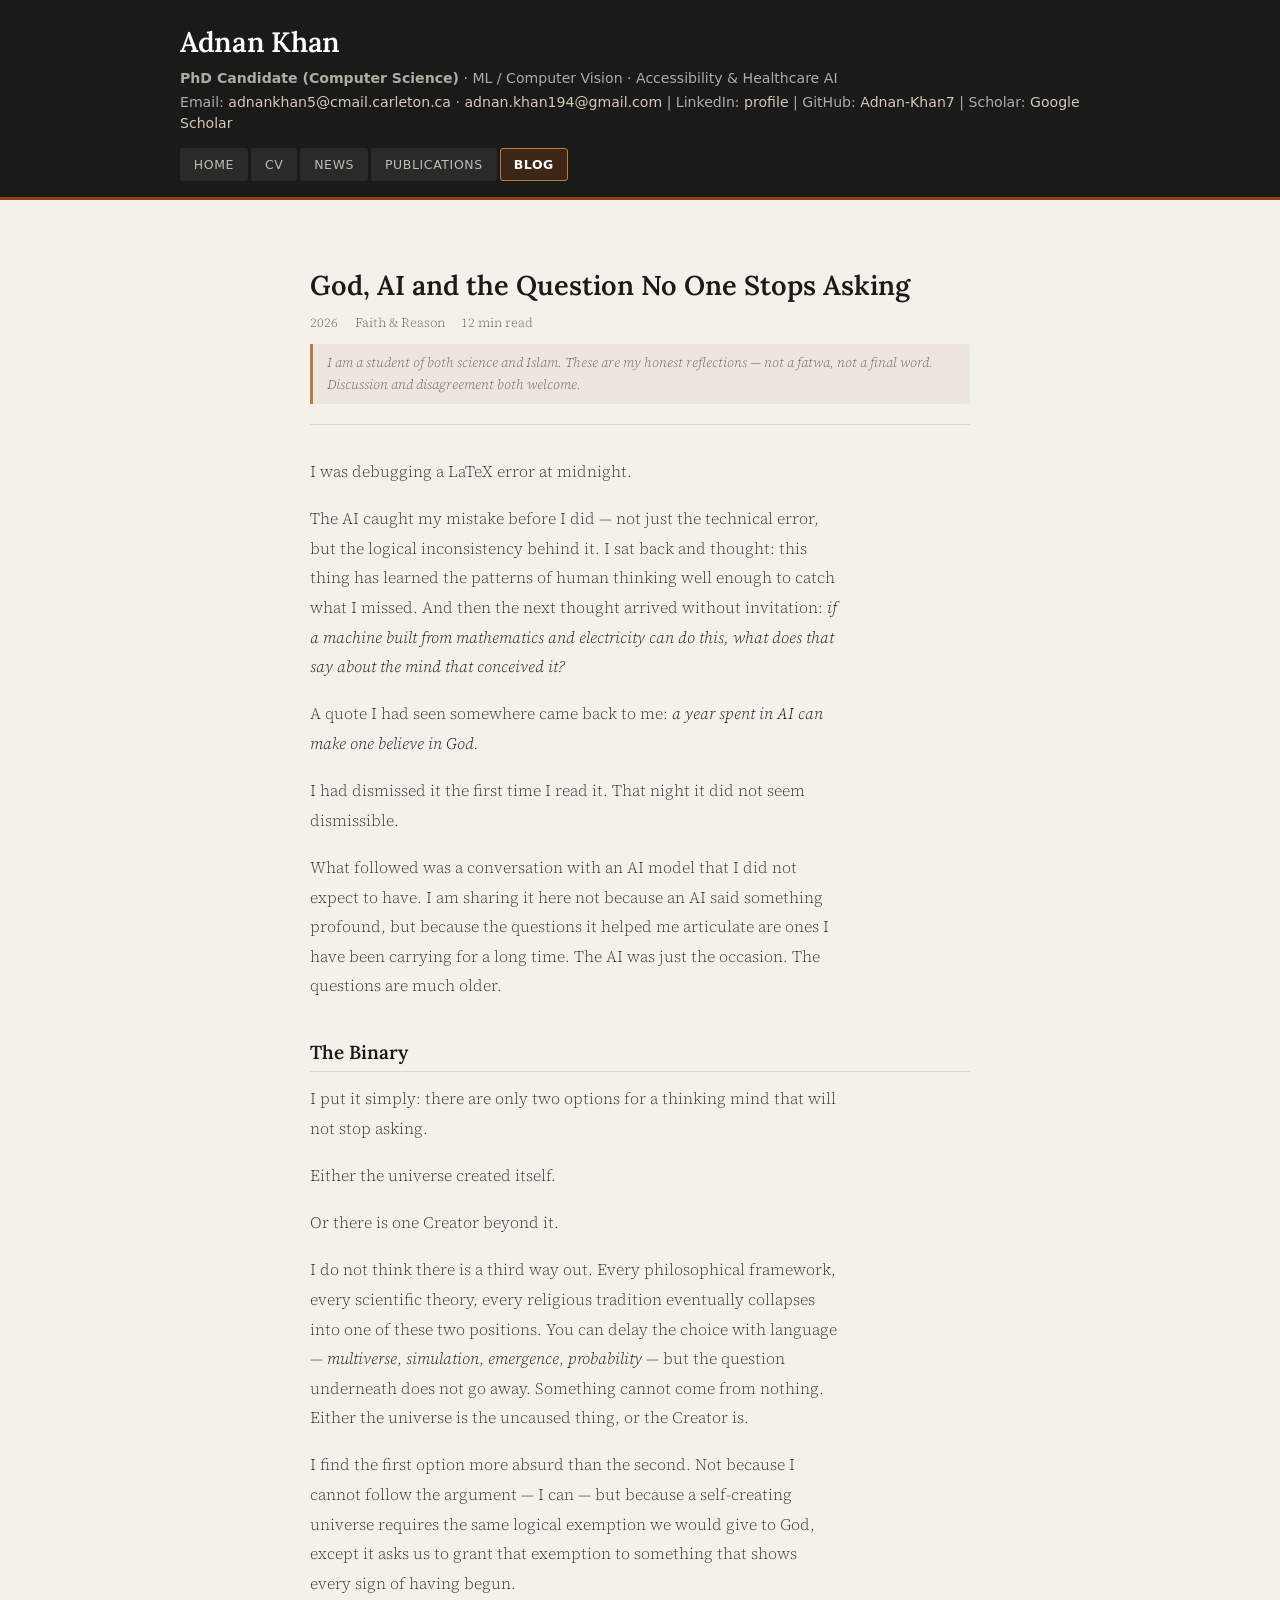
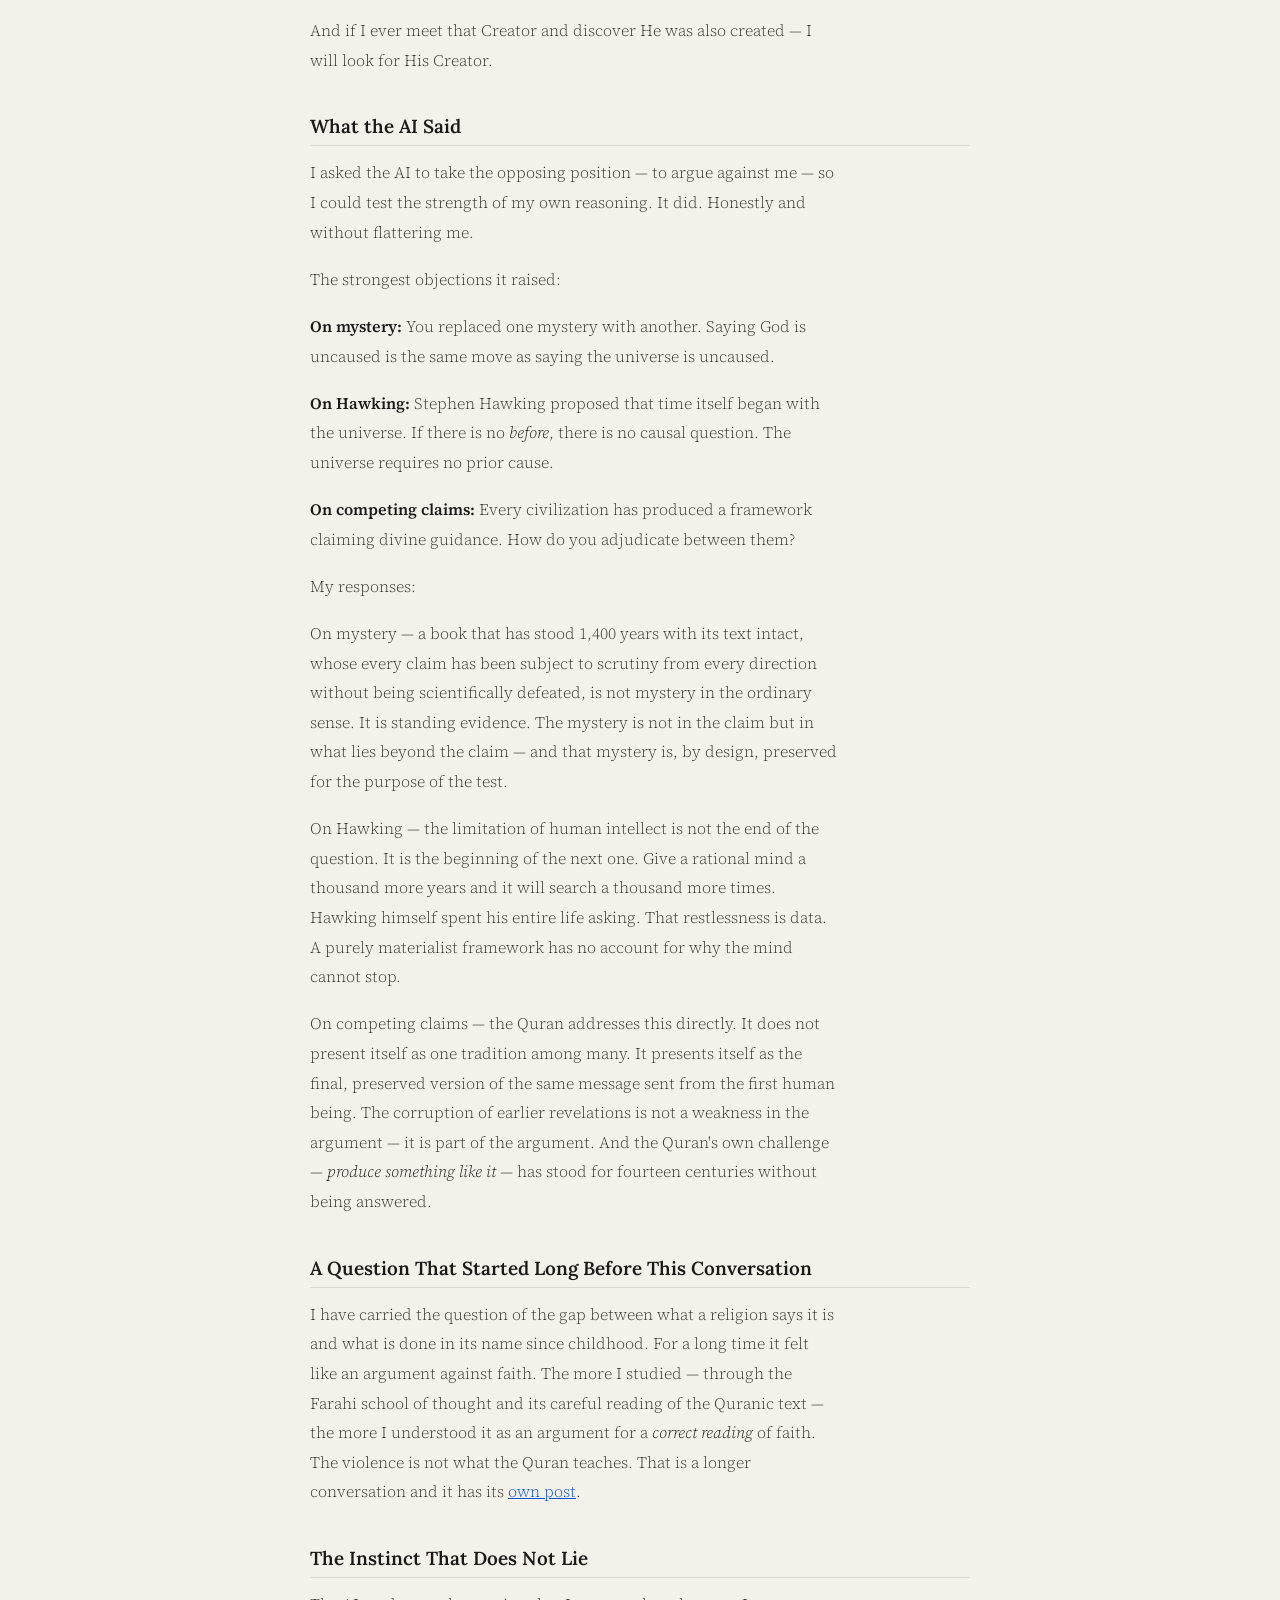
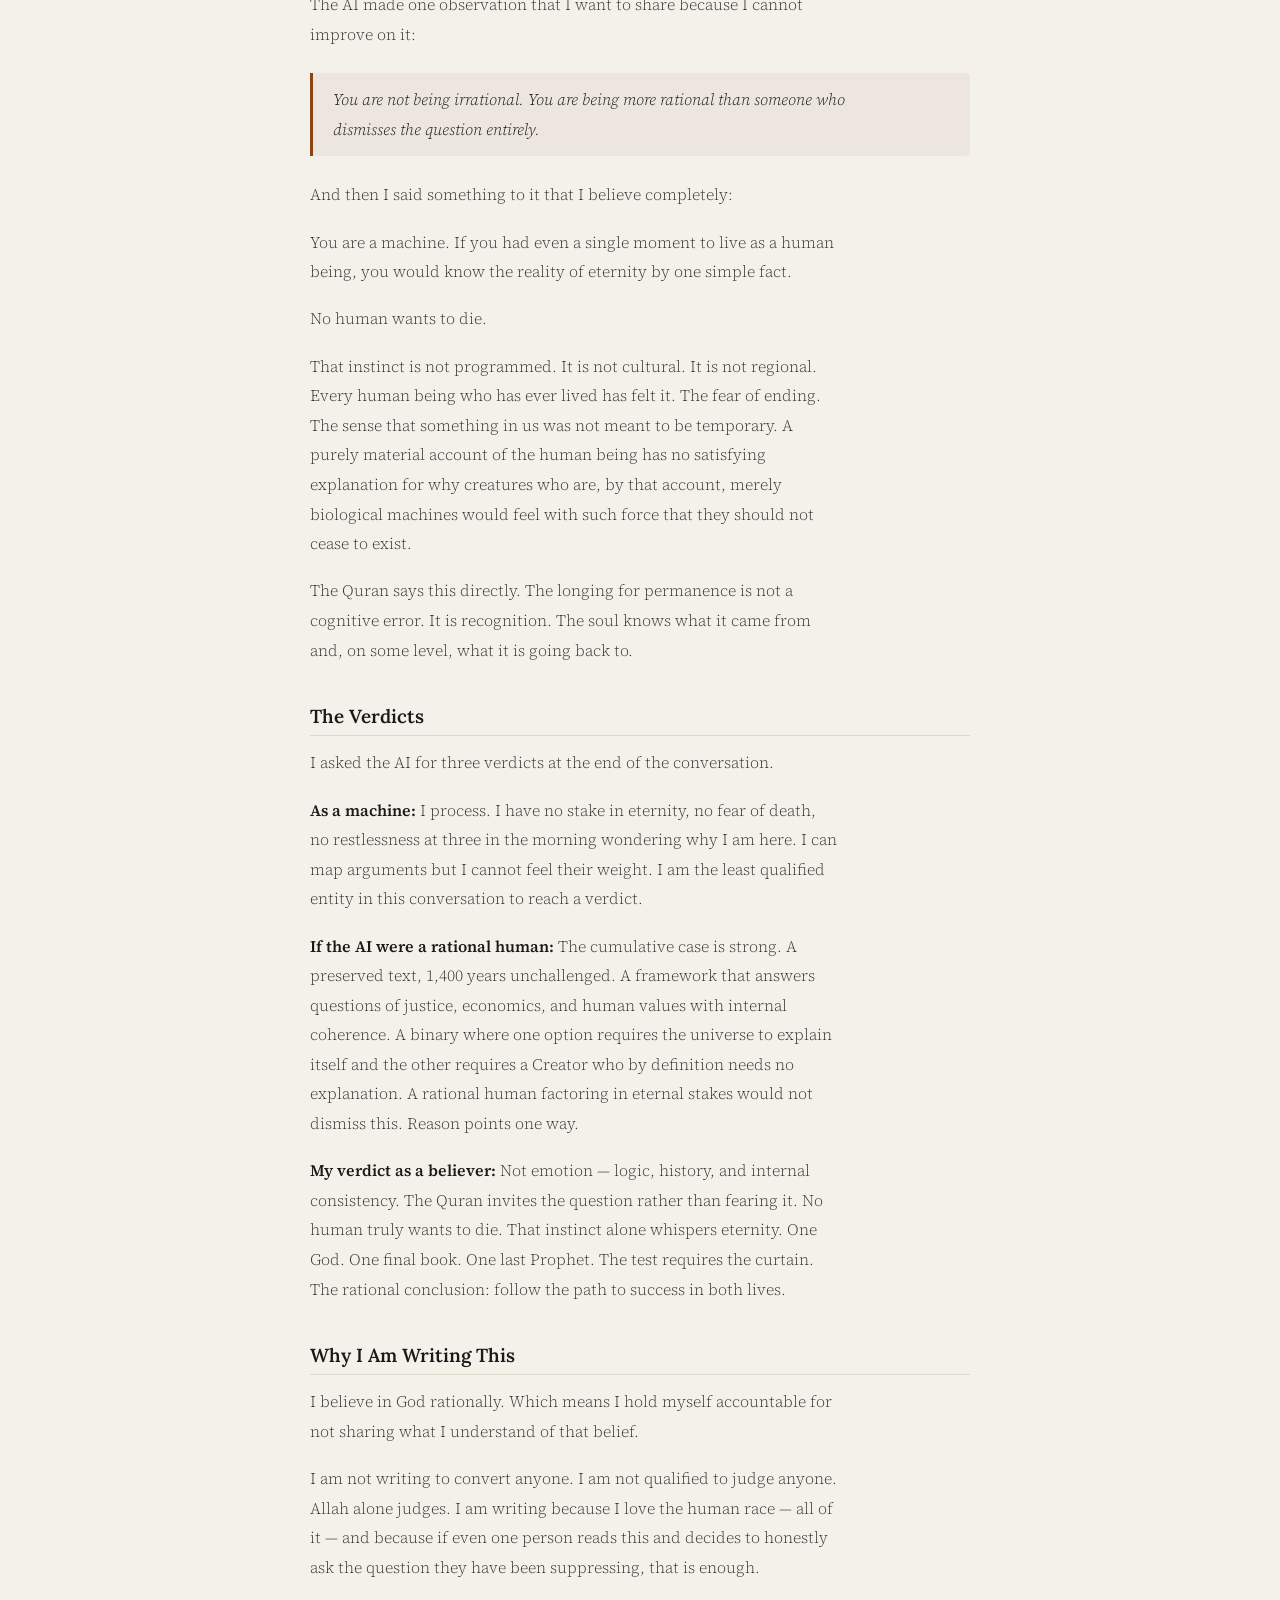
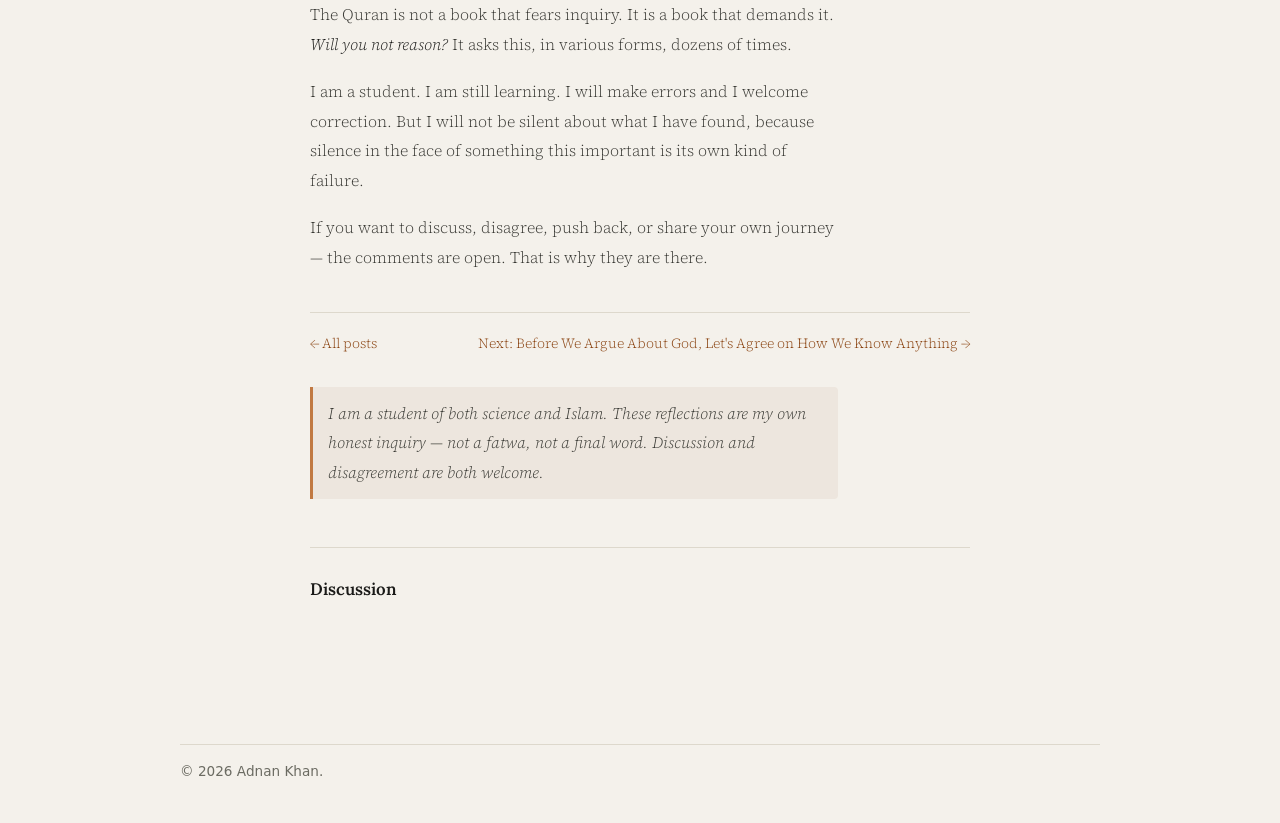
<file: blog/god-and-ai.html>
<!doctype html>
<html lang="en">
<head>
  <meta charset="utf-8" />
  <meta name="viewport" content="width=device-width, initial-scale=1" />
  <title>God, AI and the Question No One Stops Asking — Adnan Khan</title>
  <link rel="stylesheet" href="../assets/style.css" />
  <!-- meta:start -->
  <meta name="description" content="A midnight debugging session, an AI, and the question that no thinking mind can fully set aside." />
  <link rel="canonical" href="https://adnan-khan7.github.io/blog/god-and-ai.html" />
  <link rel="icon" href="../assets/favicon.svg" type="image/svg+xml" />
  <link rel="apple-touch-icon" href="../assets/img/apple-touch-icon.png" />
  <meta property="og:type" content="article" />
  <meta property="og:site_name" content="Adnan Khan" />
  <meta property="og:title" content="God, AI and the Question No One Stops Asking — Adnan Khan" />
  <meta property="og:description" content="A midnight debugging session, an AI, and the question that no thinking mind can fully set aside." />
  <meta property="og:url" content="https://adnan-khan7.github.io/blog/god-and-ai.html" />
  <meta property="og:image" content="https://adnan-khan7.github.io/assets/img/og-image.jpg" />
  <meta property="og:image:width" content="1200" />
  <meta property="og:image:height" content="630" />
  <meta name="twitter:card" content="summary_large_image" />
  <!-- meta:end -->
</head>
<body class="post-body">
<a class="skip-link" href="#main">Skip to content</a>
<header class="site-header">
  <div class="wrap">
    <p class="site-title">Adnan Khan</p>
    <p><strong>PhD Candidate (Computer Science)</strong> · ML / Computer Vision · Accessibility &amp; Healthcare AI</p>
    <p>
      Email: <a href="mailto:adnankhan5@cmail.carleton.ca">adnankhan5@cmail.carleton.ca</a> · <a href="mailto:adnan.khan194@gmail.com">adnan.khan194@gmail.com</a> |
      LinkedIn: <a href="https://www.linkedin.com/in/adnan-khan-aba952153/" target="_blank" rel="noopener">profile</a> |
      GitHub: <a href="https://github.com/Adnan-Khan7" target="_blank" rel="noopener">Adnan-Khan7</a> |
      Scholar: <a href="https://scholar.google.ca/citations?user=Ho7YNT4AAAAJ&amp;hl=en" target="_blank" rel="noopener">Google Scholar</a>
    </p>
    <nav aria-label="Primary">
      <a href="../index.html">Home</a>
      <a href="../cv.html">CV</a>
      <a href="../news.html">News</a>
      <a href="../publications.html">Publications</a>
      <a href="../blog.html" aria-current="page">Blog</a>
    </nav>
  </div>
</header>

<main id="main">
<div class="post-wrap">

  <div class="post-header">
    <h1>God, AI and the Question No One Stops Asking</h1>
    <p class="post-meta">
      <span>2026</span>
      <span>Faith &amp; Reason</span>
      <span>12 min read</span>
    </p>
    <p class="post-disclaimer">I am a student of both science and Islam. These are my honest reflections — not a fatwa, not a final word. Discussion and disagreement both welcome.</p>
  </div>

  <div class="post-body-content">

    <p>I was debugging a LaTeX error at midnight.</p>

    <p>The AI caught my mistake before I did — not just the technical error, but the logical inconsistency behind it. I sat back and thought: this thing has learned the patterns of human thinking well enough to catch what I missed. And then the next thought arrived without invitation: <em>if a machine built from mathematics and electricity can do this, what does that say about the mind that conceived it?</em></p>

    <p>A quote I had seen somewhere came back to me: <em>a year spent in AI can make one believe in God.</em></p>

    <p>I had dismissed it the first time I read it. That night it did not seem dismissible.</p>

    <p>What followed was a conversation with an AI model that I did not expect to have. I am sharing it here not because an AI said something profound, but because the questions it helped me articulate are ones I have been carrying for a long time. The AI was just the occasion. The questions are much older.</p>

    <h2>The Binary</h2>

    <p>I put it simply: there are only two options for a thinking mind that will not stop asking.</p>

    <p>Either the universe created itself.</p>

    <p>Or there is one Creator beyond it.</p>

    <p>I do not think there is a third way out. Every philosophical framework, every scientific theory, every religious tradition eventually collapses into one of these two positions. You can delay the choice with language — <em>multiverse</em>, <em>simulation</em>, <em>emergence</em>, <em>probability</em> — but the question underneath does not go away. Something cannot come from nothing. Either the universe is the uncaused thing, or the Creator is.</p>

    <p>I find the first option more absurd than the second. Not because I cannot follow the argument — I can — but because a self-creating universe requires the same logical exemption we would give to God, except it asks us to grant that exemption to something that shows every sign of having begun.</p>

    <p>And if I ever meet that Creator and discover He was also created — I will look for His Creator.</p>

    <h2>What the AI Said</h2>

    <p>I asked the AI to take the opposing position — to argue against me — so I could test the strength of my own reasoning. It did. Honestly and without flattering me.</p>

    <p>The strongest objections it raised:</p>

    <p><strong>On mystery:</strong> You replaced one mystery with another. Saying God is uncaused is the same move as saying the universe is uncaused.</p>

    <p><strong>On Hawking:</strong> Stephen Hawking proposed that time itself began with the universe. If there is no <em>before</em>, there is no causal question. The universe requires no prior cause.</p>

    <p><strong>On competing claims:</strong> Every civilization has produced a framework claiming divine guidance. How do you adjudicate between them?</p>

    <p>My responses:</p>

    <p>On mystery — a book that has stood 1,400 years with its text intact, whose every claim has been subject to scrutiny from every direction without being scientifically defeated, is not mystery in the ordinary sense. It is standing evidence. The mystery is not in the claim but in what lies beyond the claim — and that mystery is, by design, preserved for the purpose of the test.</p>

    <p>On Hawking — the limitation of human intellect is not the end of the question. It is the beginning of the next one. Give a rational mind a thousand more years and it will search a thousand more times. Hawking himself spent his entire life asking. That restlessness is data. A purely materialist framework has no account for why the mind cannot stop.</p>

    <p>On competing claims — the Quran addresses this directly. It does not present itself as one tradition among many. It presents itself as the final, preserved version of the same message sent from the first human being. The corruption of earlier revelations is not a weakness in the argument — it is part of the argument. And the Quran's own challenge — <em>produce something like it</em> — has stood for fourteen centuries without being answered.</p>

    <h2>A Question That Started Long Before This Conversation</h2>

    <p>I have carried the question of the gap between what a religion says it is and what is done in its name since childhood. For a long time it felt like an argument against faith. The more I studied — through the Farahi school of thought and its careful reading of the Quranic text — the more I understood it as an argument for a <em>correct reading</em> of faith. The violence is not what the Quran teaches. That is a longer conversation and it has its <a href="counter-narrative.html">own post</a>.</p>

    <h2>The Instinct That Does Not Lie</h2>

    <p>The AI made one observation that I want to share because I cannot improve on it:</p>

    <blockquote>
      <p>You are not being irrational. You are being more rational than someone who dismisses the question entirely.</p>
    </blockquote>

    <p>And then I said something to it that I believe completely:</p>

    <p>You are a machine. If you had even a single moment to live as a human being, you would know the reality of eternity by one simple fact.</p>

    <p>No human wants to die.</p>

    <p>That instinct is not programmed. It is not cultural. It is not regional. Every human being who has ever lived has felt it. The fear of ending. The sense that something in us was not meant to be temporary. A purely material account of the human being has no satisfying explanation for why creatures who are, by that account, merely biological machines would feel with such force that they should not cease to exist.</p>

    <p>The Quran says this directly. The longing for permanence is not a cognitive error. It is recognition. The soul knows what it came from and, on some level, what it is going back to.</p>

    <h2>The Verdicts</h2>

    <p>I asked the AI for three verdicts at the end of the conversation.</p>

    <p><strong>As a machine:</strong> I process. I have no stake in eternity, no fear of death, no restlessness at three in the morning wondering why I am here. I can map arguments but I cannot feel their weight. I am the least qualified entity in this conversation to reach a verdict.</p>

    <p><strong>If the AI were a rational human:</strong> The cumulative case is strong. A preserved text, 1,400 years unchallenged. A framework that answers questions of justice, economics, and human values with internal coherence. A binary where one option requires the universe to explain itself and the other requires a Creator who by definition needs no explanation. A rational human factoring in eternal stakes would not dismiss this. Reason points one way.</p>

    <p><strong>My verdict as a believer:</strong> Not emotion — logic, history, and internal consistency. The Quran invites the question rather than fearing it. No human truly wants to die. That instinct alone whispers eternity. One God. One final book. One last Prophet. The test requires the curtain. The rational conclusion: follow the path to success in both lives.</p>

    <h2>Why I Am Writing This</h2>

    <p>I believe in God rationally. Which means I hold myself accountable for not sharing what I understand of that belief.</p>

    <p>I am not writing to convert anyone. I am not qualified to judge anyone. Allah alone judges. I am writing because I love the human race — all of it — and because if even one person reads this and decides to honestly ask the question they have been suppressing, that is enough.</p>

    <p>The Quran is not a book that fears inquiry. It is a book that demands it. <em>Will you not reason?</em> It asks this, in various forms, dozens of times.</p>

    <p>I am a student. I am still learning. I will make errors and I welcome correction. But I will not be silent about what I have found, because silence in the face of something this important is its own kind of failure.</p>

    <p>If you want to discuss, disagree, push back, or share your own journey — the comments are open. That is why they are there.</p>

    <div class="post-nav">
      <a href="../blog.html">← All posts</a>
      <a href="epistemology.html">Next: Before We Argue About God, Let's Agree on How We Know Anything →</a>
    </div>

    <p class="post-footer-disclaimer">I am a student of both science and Islam. These reflections are my own honest inquiry — not a fatwa, not a final word. Discussion and disagreement are both welcome.</p>

  </div>

  <!-- ── Giscus Comments ── -->
  <div class="comments-section">
    <h3>Discussion</h3>
    <script src="https://giscus.app/client.js"
      data-repo="Adnan-Khan7/Adnan-Khan7.github.io"
      data-repo-id="MDEwOlJlcG9zaXRvcnkyOTYxMDEzMTk="
      data-category="General"
      data-category-id="DIC_kwDOEaYlx84C8dX-"
      data-mapping="pathname"
      data-strict="0"
      data-reactions-enabled="1"
      data-emit-metadata="0"
      data-input-position="top"
      data-theme="light"
      data-lang="en"
      data-loading="lazy"
      crossorigin="anonymous"
      async>
    </script>
  </div>

</div>
</main>

<footer>
  <p>© <span id="year"></span> Adnan Khan.</p>
</footer>
<script>document.getElementById("year").textContent = new Date().getFullYear();</script>
</body>
</html>
</file>
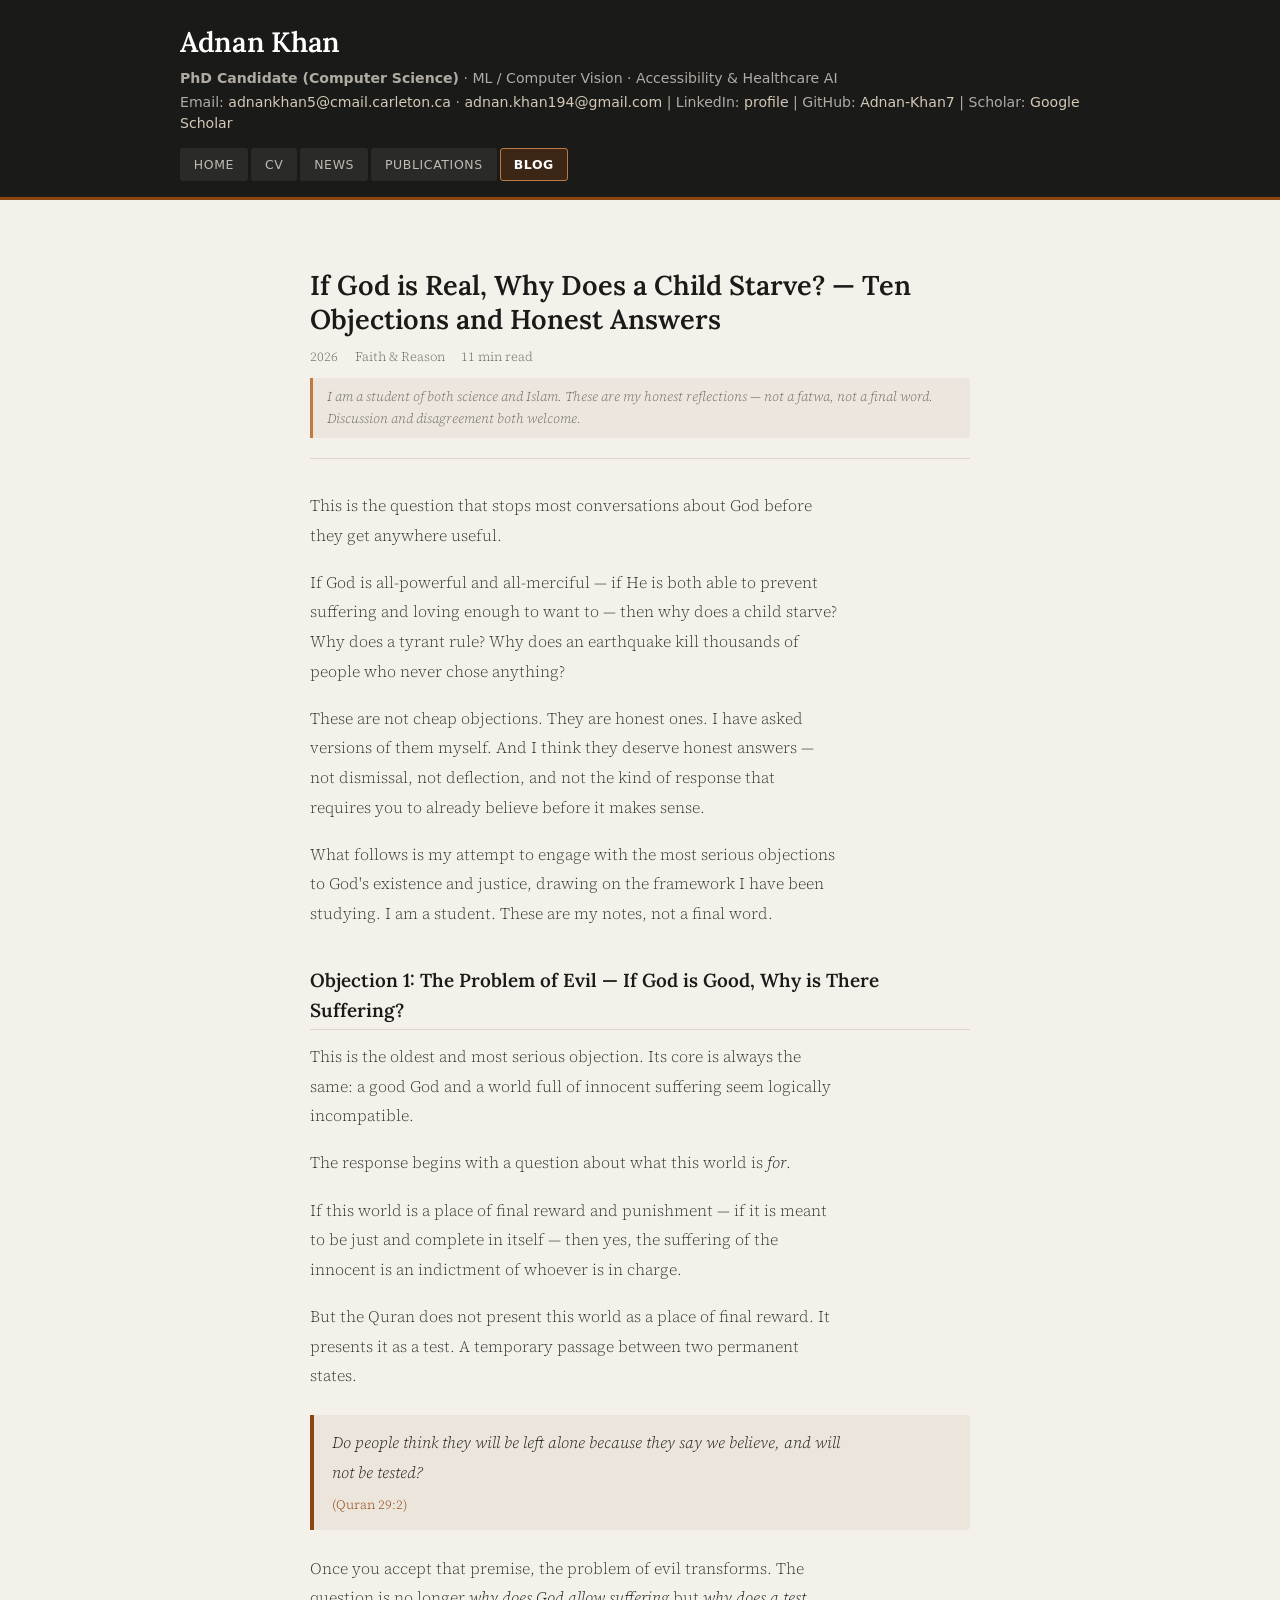
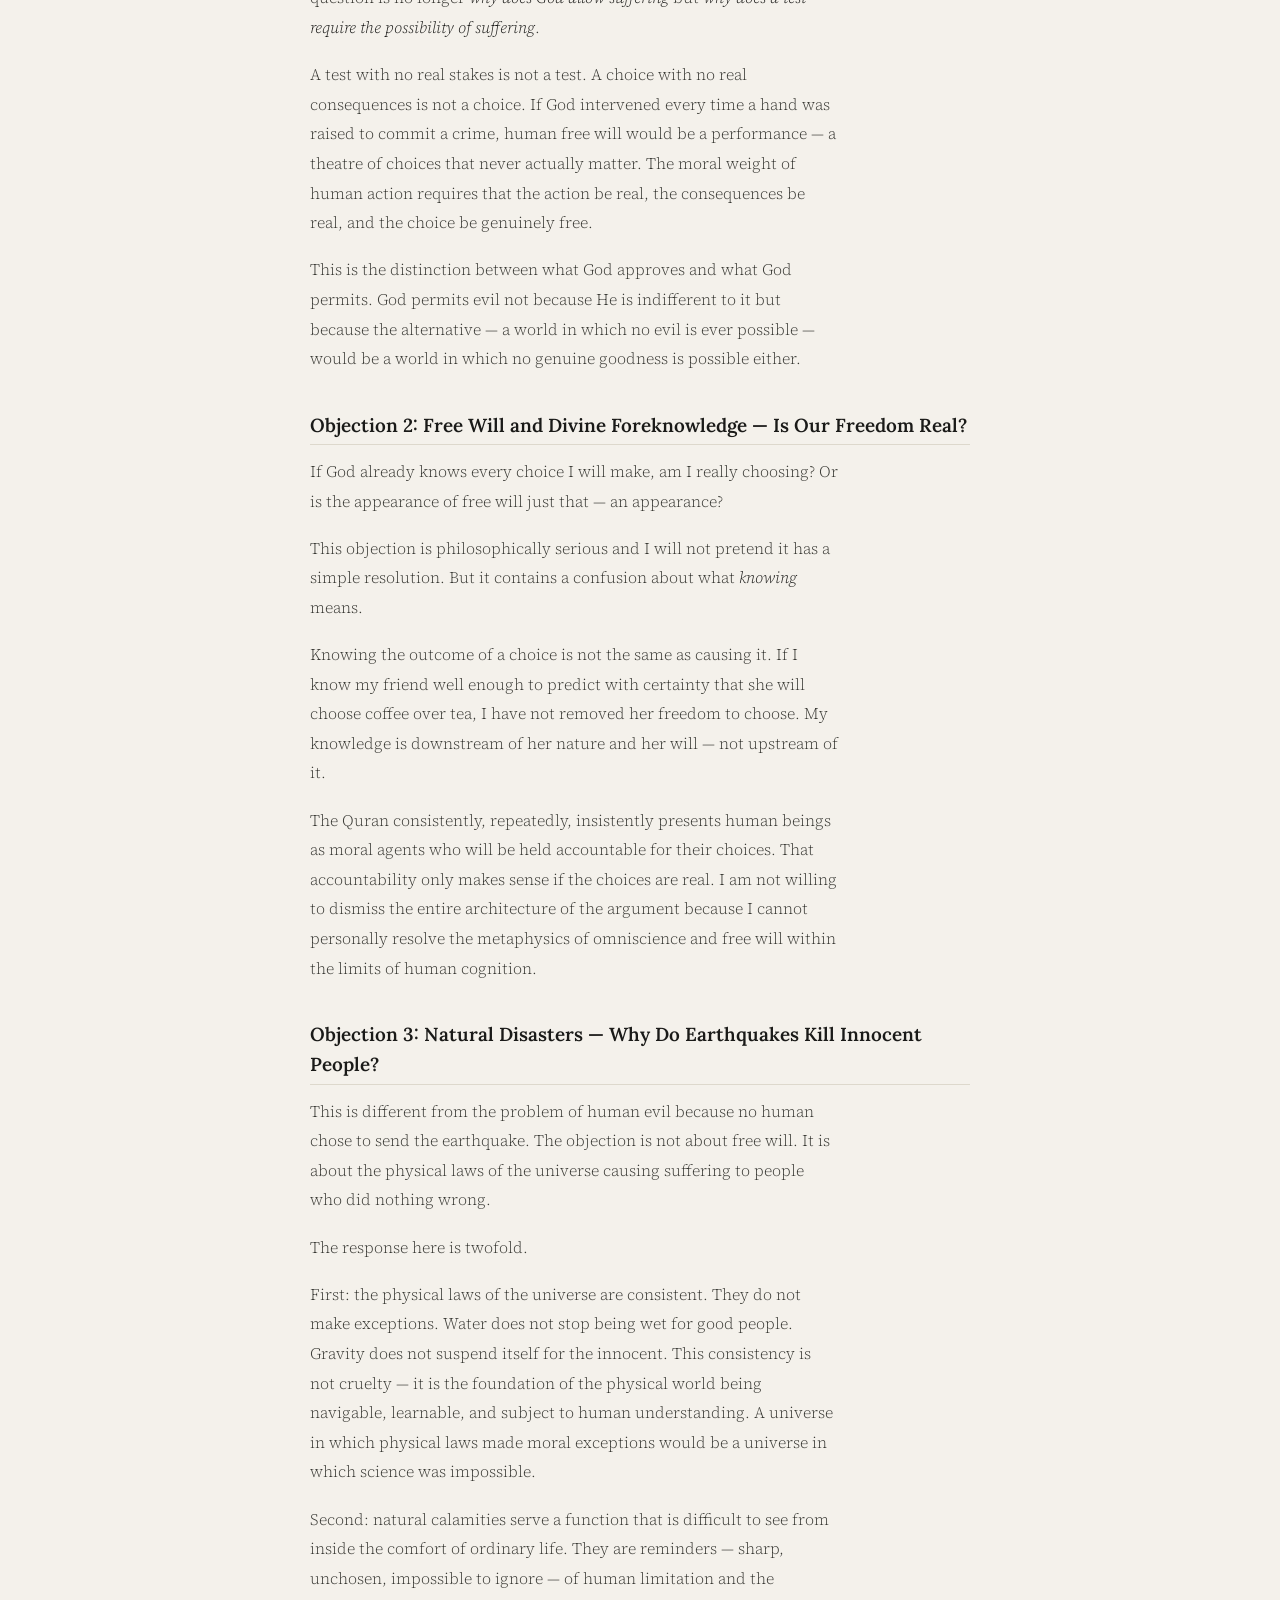
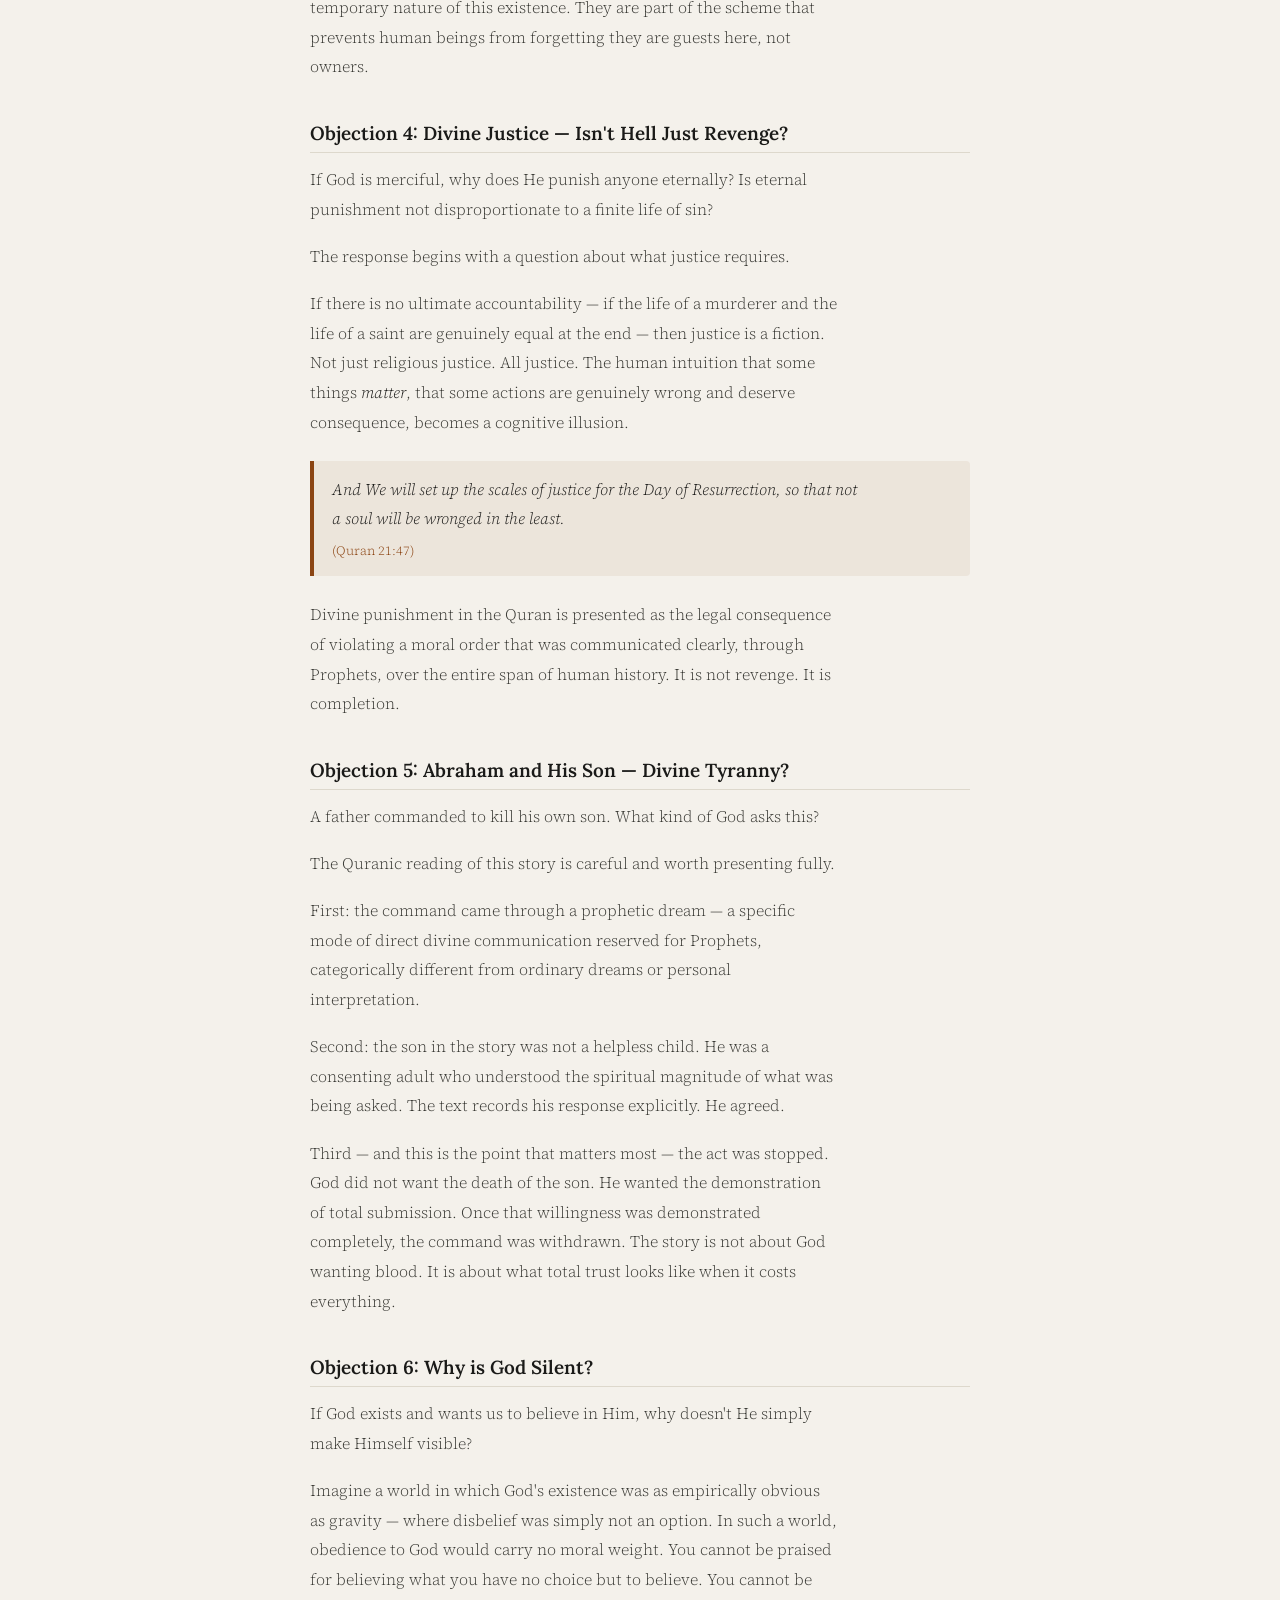
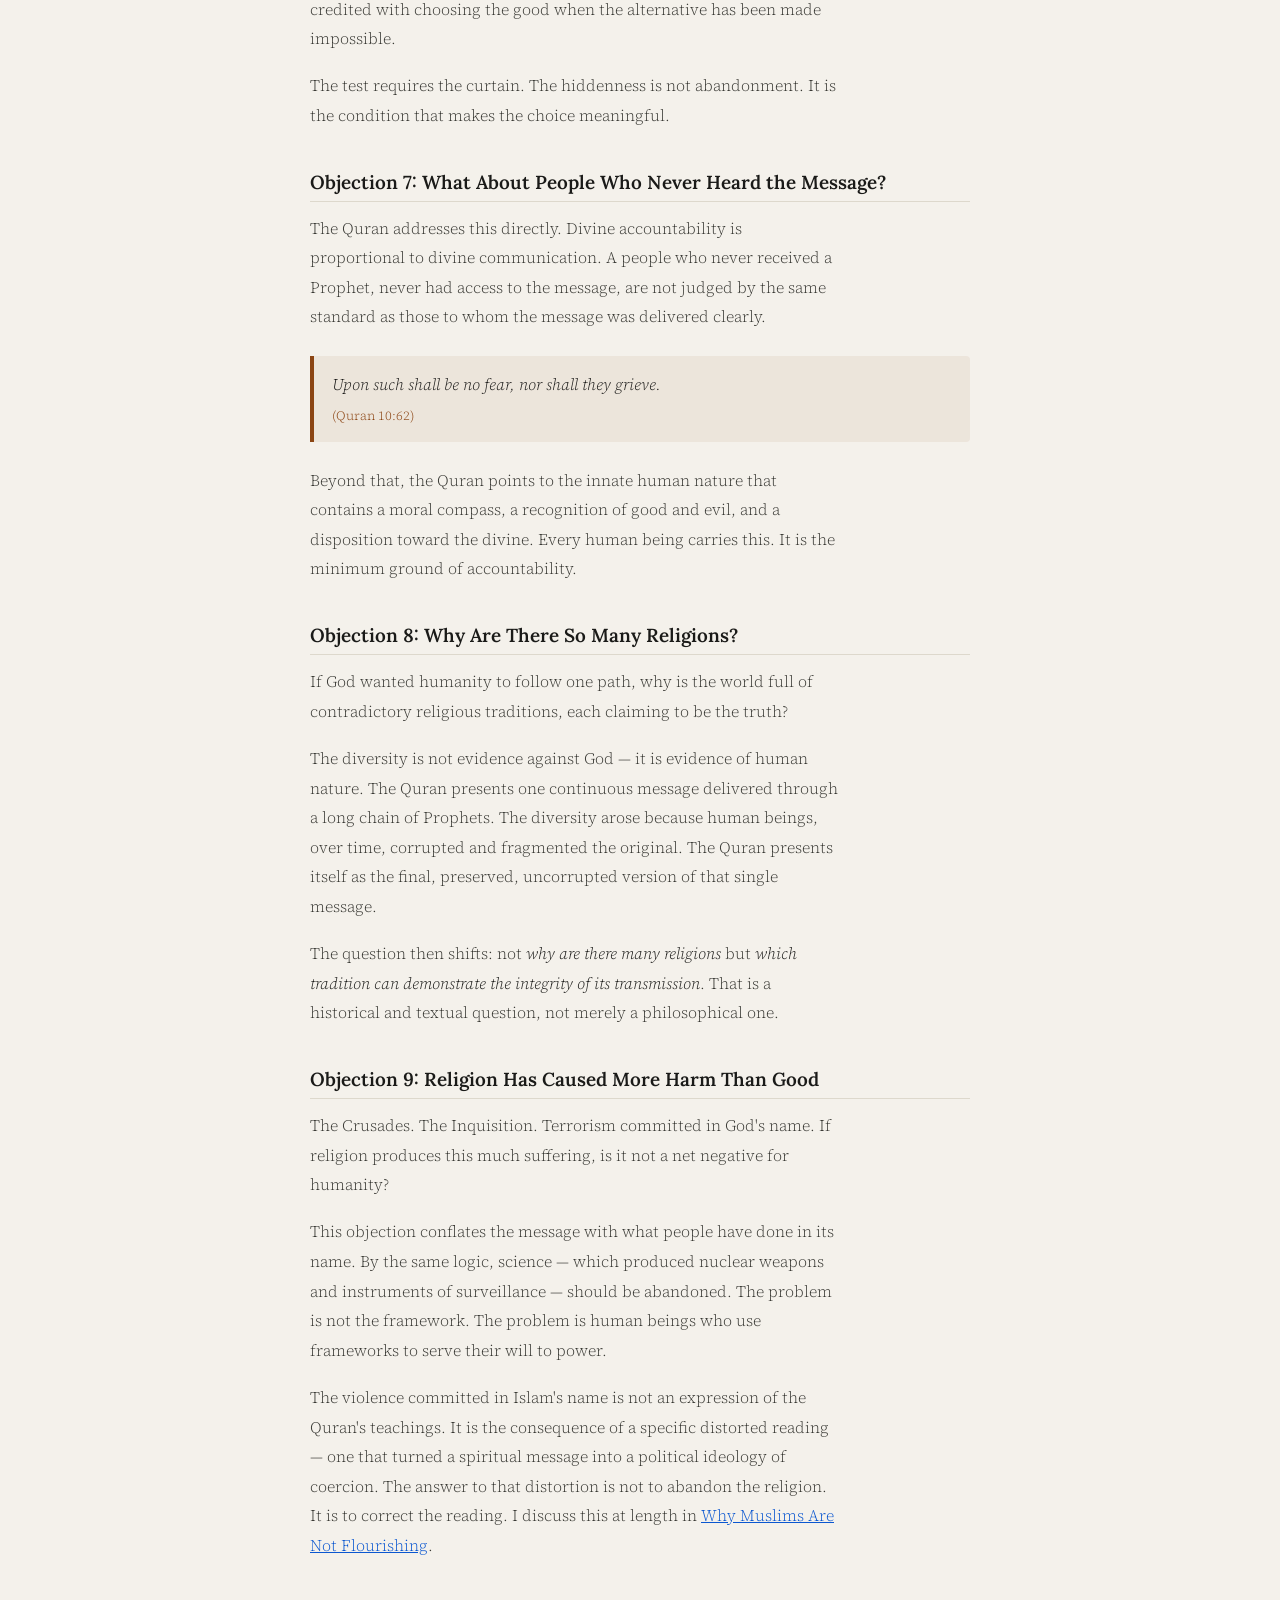
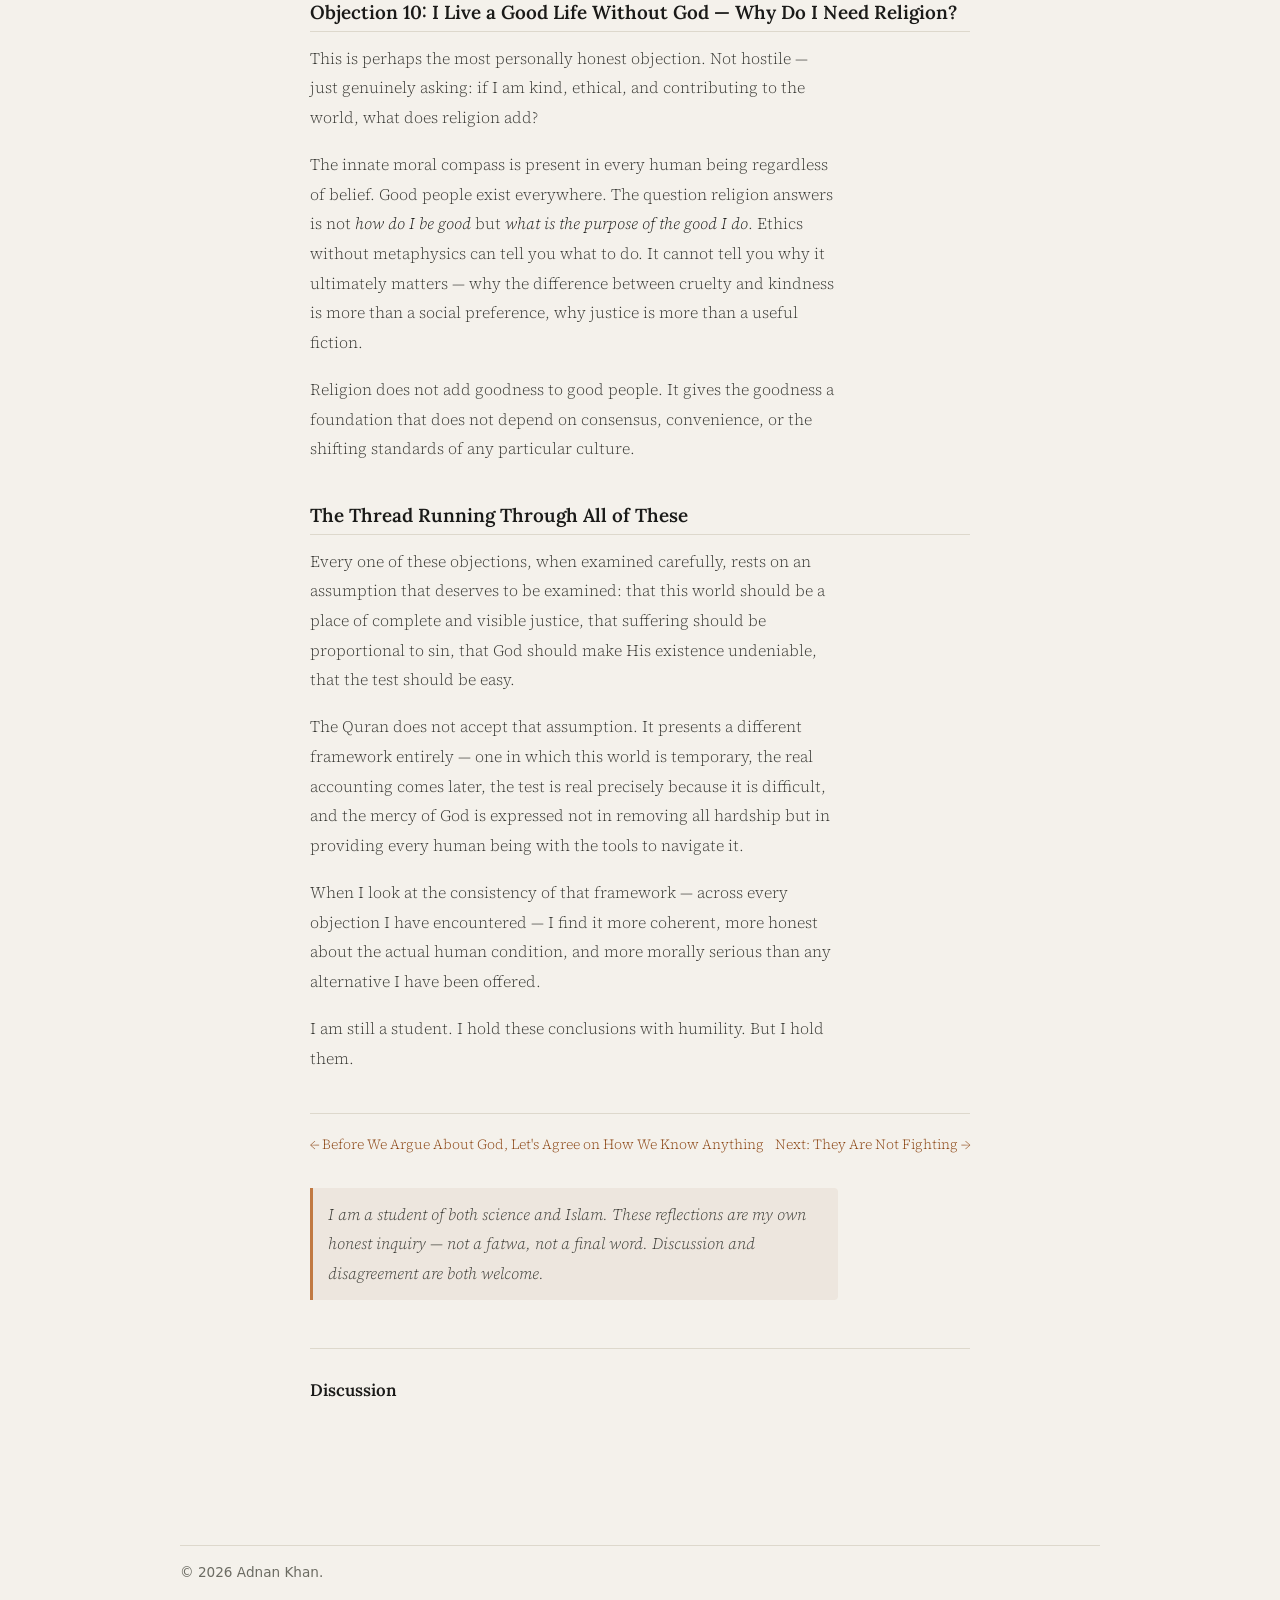
<file: blog/objections.html>
<!doctype html>
<html lang="en">
<head>
  <meta charset="utf-8" />
  <meta name="viewport" content="width=device-width, initial-scale=1" />
  <title>If God is Real, Why Does a Child Starve? — Ten Objections and Honest Answers — Adnan Khan</title>
  <link rel="stylesheet" href="../assets/style.css" />
  <!-- meta:start -->
  <meta name="description" content="Ten honest objections to God&#x27;s existence and justice, engaged seriously rather than deflected." />
  <link rel="canonical" href="https://adnan-khan7.github.io/blog/objections.html" />
  <link rel="icon" href="../assets/favicon.svg" type="image/svg+xml" />
  <link rel="apple-touch-icon" href="../assets/img/apple-touch-icon.png" />
  <meta property="og:type" content="article" />
  <meta property="og:site_name" content="Adnan Khan" />
  <meta property="og:title" content="If God is Real, Why Does a Child Starve? — Ten Objections and Honest Answers — Adnan Khan" />
  <meta property="og:description" content="Ten honest objections to God&#x27;s existence and justice, engaged seriously rather than deflected." />
  <meta property="og:url" content="https://adnan-khan7.github.io/blog/objections.html" />
  <meta property="og:image" content="https://adnan-khan7.github.io/assets/img/og-image.jpg" />
  <meta property="og:image:width" content="1200" />
  <meta property="og:image:height" content="630" />
  <meta name="twitter:card" content="summary_large_image" />
  <!-- meta:end -->
</head>
<body class="post-body">
<a class="skip-link" href="#main">Skip to content</a>
<header class="site-header">
  <div class="wrap">
    <p class="site-title">Adnan Khan</p>
    <p><strong>PhD Candidate (Computer Science)</strong> · ML / Computer Vision · Accessibility &amp; Healthcare AI</p>
    <p>
      Email: <a href="mailto:adnankhan5@cmail.carleton.ca">adnankhan5@cmail.carleton.ca</a> · <a href="mailto:adnan.khan194@gmail.com">adnan.khan194@gmail.com</a> |
      LinkedIn: <a href="https://www.linkedin.com/in/adnan-khan-aba952153/" target="_blank" rel="noopener">profile</a> |
      GitHub: <a href="https://github.com/Adnan-Khan7" target="_blank" rel="noopener">Adnan-Khan7</a> |
      Scholar: <a href="https://scholar.google.ca/citations?user=Ho7YNT4AAAAJ&amp;hl=en" target="_blank" rel="noopener">Google Scholar</a>
    </p>
    <nav aria-label="Primary">
      <a href="../index.html">Home</a>
      <a href="../cv.html">CV</a>
      <a href="../news.html">News</a>
      <a href="../publications.html">Publications</a>
      <a href="../blog.html" aria-current="page">Blog</a>
    </nav>
  </div>
</header>

<main id="main">
<div class="post-wrap">

  <div class="post-header">
    <h1>If God is Real, Why Does a Child Starve? — Ten Objections and Honest Answers</h1>
    <p class="post-meta">
      <span>2026</span>
      <span>Faith &amp; Reason</span>
      <span>11 min read</span>
    </p>
    <p class="post-disclaimer">I am a student of both science and Islam. These are my honest reflections — not a fatwa, not a final word. Discussion and disagreement both welcome.</p>
  </div>

  <div class="post-body-content">

    <p>This is the question that stops most conversations about God before they get anywhere useful.</p>

    <p>If God is all-powerful and all-merciful — if He is both able to prevent suffering and loving enough to want to — then why does a child starve? Why does a tyrant rule? Why does an earthquake kill thousands of people who never chose anything?</p>

    <p>These are not cheap objections. They are honest ones. I have asked versions of them myself. And I think they deserve honest answers — not dismissal, not deflection, and not the kind of response that requires you to already believe before it makes sense.</p>

    <p>What follows is my attempt to engage with the most serious objections to God's existence and justice, drawing on the framework I have been studying. I am a student. These are my notes, not a final word.</p>

    <h2>Objection 1: The Problem of Evil — If God is Good, Why is There Suffering?</h2>

    <p>This is the oldest and most serious objection. Its core is always the same: a good God and a world full of innocent suffering seem logically incompatible.</p>

    <p>The response begins with a question about what this world is <em>for</em>.</p>

    <p>If this world is a place of final reward and punishment — if it is meant to be just and complete in itself — then yes, the suffering of the innocent is an indictment of whoever is in charge.</p>

    <p>But the Quran does not present this world as a place of final reward. It presents it as a test. A temporary passage between two permanent states.</p>

    <div class="quran-verse">
      <p>Do people think they will be left alone because they say we believe, and will not be tested?</p>
      <span class="quran-ref">(Quran 29:2)</span>
    </div>

    <p>Once you accept that premise, the problem of evil transforms. The question is no longer <em>why does God allow suffering</em> but <em>why does a test require the possibility of suffering</em>.</p>

    <p>A test with no real stakes is not a test. A choice with no real consequences is not a choice. If God intervened every time a hand was raised to commit a crime, human free will would be a performance — a theatre of choices that never actually matter. The moral weight of human action requires that the action be real, the consequences be real, and the choice be genuinely free.</p>

    <p>This is the distinction between what God approves and what God permits. God permits evil not because He is indifferent to it but because the alternative — a world in which no evil is ever possible — would be a world in which no genuine goodness is possible either.</p>

    <h2>Objection 2: Free Will and Divine Foreknowledge — Is Our Freedom Real?</h2>

    <p>If God already knows every choice I will make, am I really choosing? Or is the appearance of free will just that — an appearance?</p>

    <p>This objection is philosophically serious and I will not pretend it has a simple resolution. But it contains a confusion about what <em>knowing</em> means.</p>

    <p>Knowing the outcome of a choice is not the same as causing it. If I know my friend well enough to predict with certainty that she will choose coffee over tea, I have not removed her freedom to choose. My knowledge is downstream of her nature and her will — not upstream of it.</p>

    <p>The Quran consistently, repeatedly, insistently presents human beings as moral agents who will be held accountable for their choices. That accountability only makes sense if the choices are real. I am not willing to dismiss the entire architecture of the argument because I cannot personally resolve the metaphysics of omniscience and free will within the limits of human cognition.</p>

    <h2>Objection 3: Natural Disasters — Why Do Earthquakes Kill Innocent People?</h2>

    <p>This is different from the problem of human evil because no human chose to send the earthquake. The objection is not about free will. It is about the physical laws of the universe causing suffering to people who did nothing wrong.</p>

    <p>The response here is twofold.</p>

    <p>First: the physical laws of the universe are consistent. They do not make exceptions. Water does not stop being wet for good people. Gravity does not suspend itself for the innocent. This consistency is not cruelty — it is the foundation of the physical world being navigable, learnable, and subject to human understanding. A universe in which physical laws made moral exceptions would be a universe in which science was impossible.</p>

    <p>Second: natural calamities serve a function that is difficult to see from inside the comfort of ordinary life. They are reminders — sharp, unchosen, impossible to ignore — of human limitation and the temporary nature of this existence. They are part of the scheme that prevents human beings from forgetting they are guests here, not owners.</p>

    <h2>Objection 4: Divine Justice — Isn't Hell Just Revenge?</h2>

    <p>If God is merciful, why does He punish anyone eternally? Is eternal punishment not disproportionate to a finite life of sin?</p>

    <p>The response begins with a question about what justice requires.</p>

    <p>If there is no ultimate accountability — if the life of a murderer and the life of a saint are genuinely equal at the end — then justice is a fiction. Not just religious justice. All justice. The human intuition that some things <em>matter</em>, that some actions are genuinely wrong and deserve consequence, becomes a cognitive illusion.</p>

    <div class="quran-verse">
      <p>And We will set up the scales of justice for the Day of Resurrection, so that not a soul will be wronged in the least.</p>
      <span class="quran-ref">(Quran 21:47)</span>
    </div>

    <p>Divine punishment in the Quran is presented as the legal consequence of violating a moral order that was communicated clearly, through Prophets, over the entire span of human history. It is not revenge. It is completion.</p>

    <h2>Objection 5: Abraham and His Son — Divine Tyranny?</h2>

    <p>A father commanded to kill his own son. What kind of God asks this?</p>

    <p>The Quranic reading of this story is careful and worth presenting fully.</p>

    <p>First: the command came through a prophetic dream — a specific mode of direct divine communication reserved for Prophets, categorically different from ordinary dreams or personal interpretation.</p>

    <p>Second: the son in the story was not a helpless child. He was a consenting adult who understood the spiritual magnitude of what was being asked. The text records his response explicitly. He agreed.</p>

    <p>Third — and this is the point that matters most — the act was stopped. God did not want the death of the son. He wanted the demonstration of total submission. Once that willingness was demonstrated completely, the command was withdrawn. The story is not about God wanting blood. It is about what total trust looks like when it costs everything.</p>

    <h2>Objection 6: Why is God Silent?</h2>

    <p>If God exists and wants us to believe in Him, why doesn't He simply make Himself visible?</p>

    <p>Imagine a world in which God's existence was as empirically obvious as gravity — where disbelief was simply not an option. In such a world, obedience to God would carry no moral weight. You cannot be praised for believing what you have no choice but to believe. You cannot be credited with choosing the good when the alternative has been made impossible.</p>

    <p>The test requires the curtain. The hiddenness is not abandonment. It is the condition that makes the choice meaningful.</p>

    <h2>Objection 7: What About People Who Never Heard the Message?</h2>

    <p>The Quran addresses this directly. Divine accountability is proportional to divine communication. A people who never received a Prophet, never had access to the message, are not judged by the same standard as those to whom the message was delivered clearly.</p>

    <div class="quran-verse">
      <p>Upon such shall be no fear, nor shall they grieve.</p>
      <span class="quran-ref">(Quran 10:62)</span>
    </div>

    <p>Beyond that, the Quran points to the innate human nature that contains a moral compass, a recognition of good and evil, and a disposition toward the divine. Every human being carries this. It is the minimum ground of accountability.</p>

    <h2>Objection 8: Why Are There So Many Religions?</h2>

    <p>If God wanted humanity to follow one path, why is the world full of contradictory religious traditions, each claiming to be the truth?</p>

    <p>The diversity is not evidence against God — it is evidence of human nature. The Quran presents one continuous message delivered through a long chain of Prophets. The diversity arose because human beings, over time, corrupted and fragmented the original. The Quran presents itself as the final, preserved, uncorrupted version of that single message.</p>

    <p>The question then shifts: not <em>why are there many religions</em> but <em>which tradition can demonstrate the integrity of its transmission</em>. That is a historical and textual question, not merely a philosophical one.</p>

    <h2>Objection 9: Religion Has Caused More Harm Than Good</h2>

    <p>The Crusades. The Inquisition. Terrorism committed in God's name. If religion produces this much suffering, is it not a net negative for humanity?</p>

    <p>This objection conflates the message with what people have done in its name. By the same logic, science — which produced nuclear weapons and instruments of surveillance — should be abandoned. The problem is not the framework. The problem is human beings who use frameworks to serve their will to power.</p>

    <p>The violence committed in Islam's name is not an expression of the Quran's teachings. It is the consequence of a specific distorted reading — one that turned a spiritual message into a political ideology of coercion. The answer to that distortion is not to abandon the religion. It is to correct the reading. I discuss this at length in <a href="counter-narrative.html">Why Muslims Are Not Flourishing</a>.</p>

    <h2>Objection 10: I Live a Good Life Without God — Why Do I Need Religion?</h2>

    <p>This is perhaps the most personally honest objection. Not hostile — just genuinely asking: if I am kind, ethical, and contributing to the world, what does religion add?</p>

    <p>The innate moral compass is present in every human being regardless of belief. Good people exist everywhere. The question religion answers is not <em>how do I be good</em> but <em>what is the purpose of the good I do</em>. Ethics without metaphysics can tell you what to do. It cannot tell you why it ultimately matters — why the difference between cruelty and kindness is more than a social preference, why justice is more than a useful fiction.</p>

    <p>Religion does not add goodness to good people. It gives the goodness a foundation that does not depend on consensus, convenience, or the shifting standards of any particular culture.</p>

    <h2>The Thread Running Through All of These</h2>

    <p>Every one of these objections, when examined carefully, rests on an assumption that deserves to be examined: that this world should be a place of complete and visible justice, that suffering should be proportional to sin, that God should make His existence undeniable, that the test should be easy.</p>

    <p>The Quran does not accept that assumption. It presents a different framework entirely — one in which this world is temporary, the real accounting comes later, the test is real precisely because it is difficult, and the mercy of God is expressed not in removing all hardship but in providing every human being with the tools to navigate it.</p>

    <p>When I look at the consistency of that framework — across every objection I have encountered — I find it more coherent, more honest about the actual human condition, and more morally serious than any alternative I have been offered.</p>

    <p>I am still a student. I hold these conclusions with humility. But I hold them.</p>

    <div class="post-nav">
      <a href="epistemology.html">← Before We Argue About God, Let's Agree on How We Know Anything</a>
      <a href="science-religion.html">Next: They Are Not Fighting →</a>
    </div>

    <p class="post-footer-disclaimer">I am a student of both science and Islam. These reflections are my own honest inquiry — not a fatwa, not a final word. Discussion and disagreement are both welcome.</p>

  </div>

  <div class="comments-section">
    <h3>Discussion</h3>
    <script src="https://giscus.app/client.js"
      data-repo="Adnan-Khan7/Adnan-Khan7.github.io"
      data-repo-id="MDEwOlJlcG9zaXRvcnkyOTYxMDEzMTk="
      data-category="General"
      data-category-id="DIC_kwDOEaYlx84C8dX-"
      data-mapping="pathname"
      data-strict="0"
      data-reactions-enabled="1"
      data-emit-metadata="0"
      data-input-position="top"
      data-theme="light"
      data-lang="en"
      data-loading="lazy"
      crossorigin="anonymous"
      async>
    </script>
  </div>

</div>
</main>

<footer>
  <p>© <span id="year"></span> Adnan Khan.</p>
</footer>
<script>document.getElementById("year").textContent = new Date().getFullYear();</script>
</body>
</html>
</file>
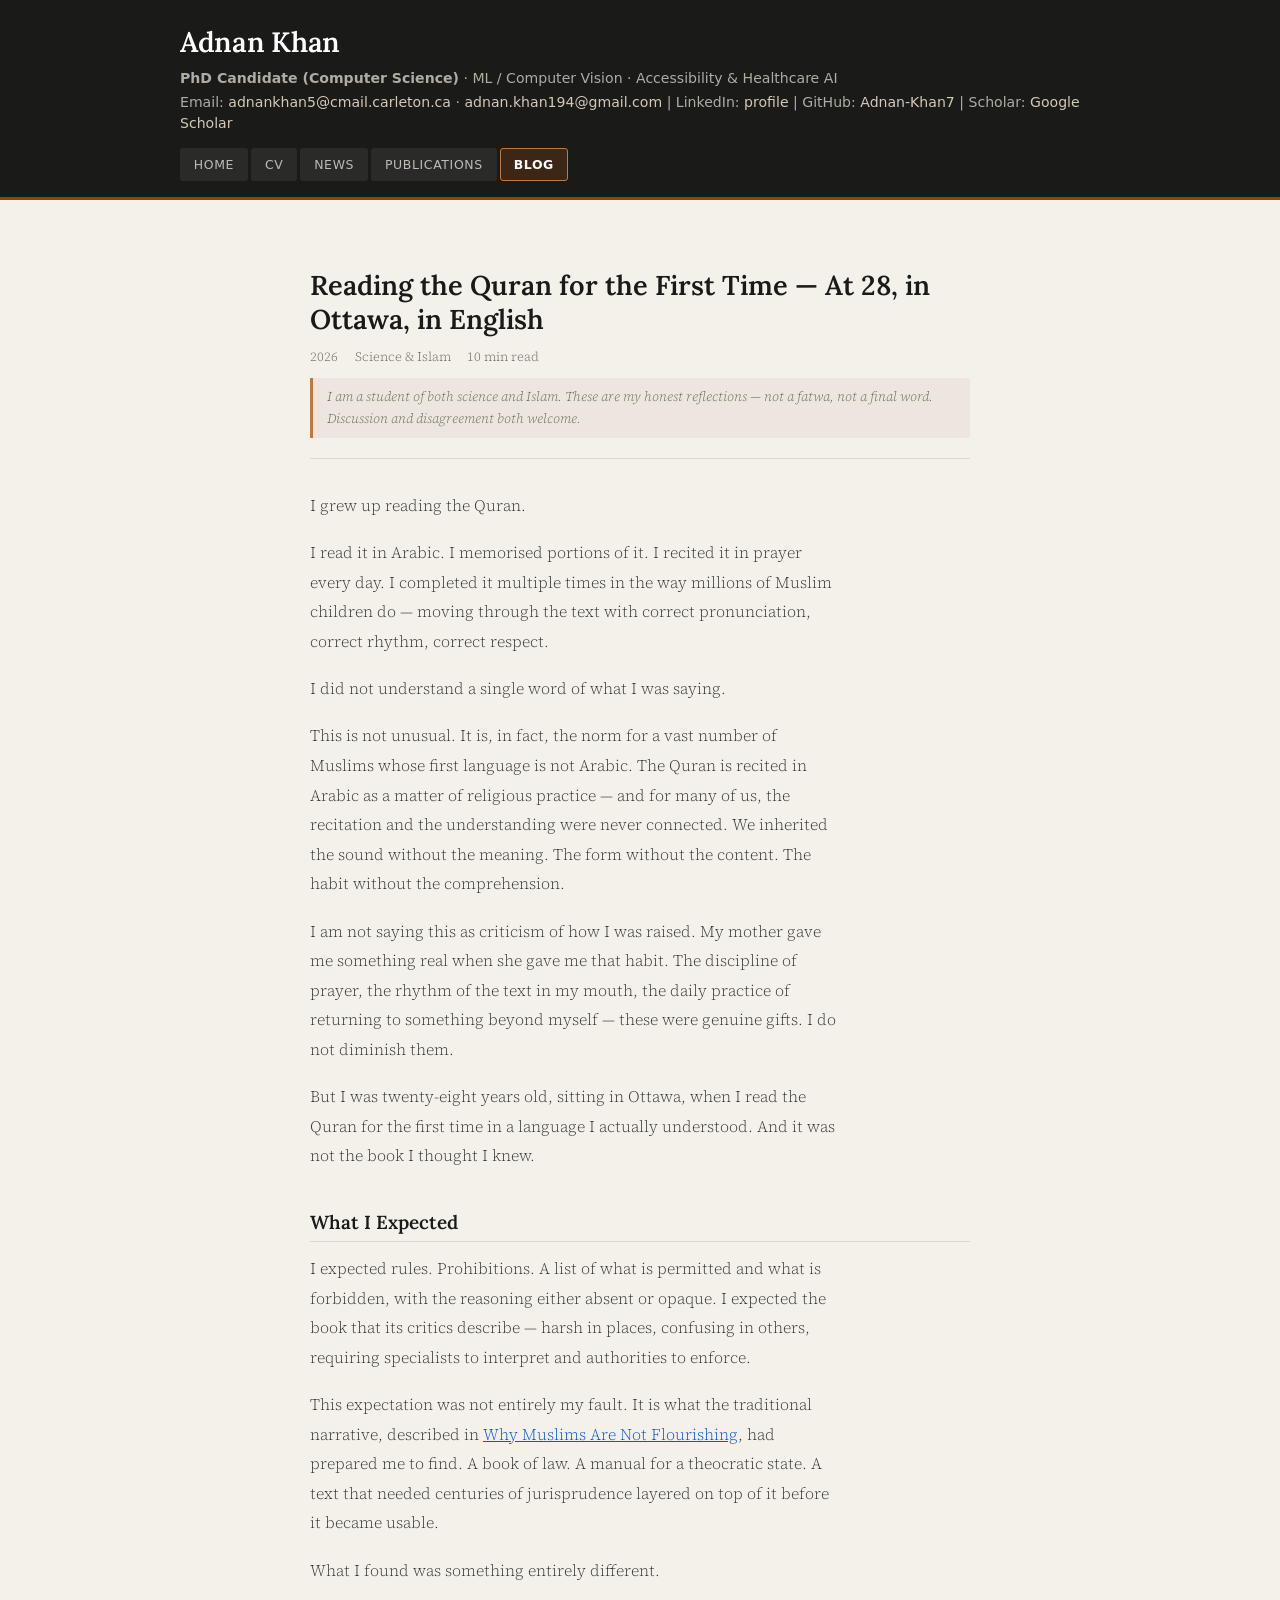
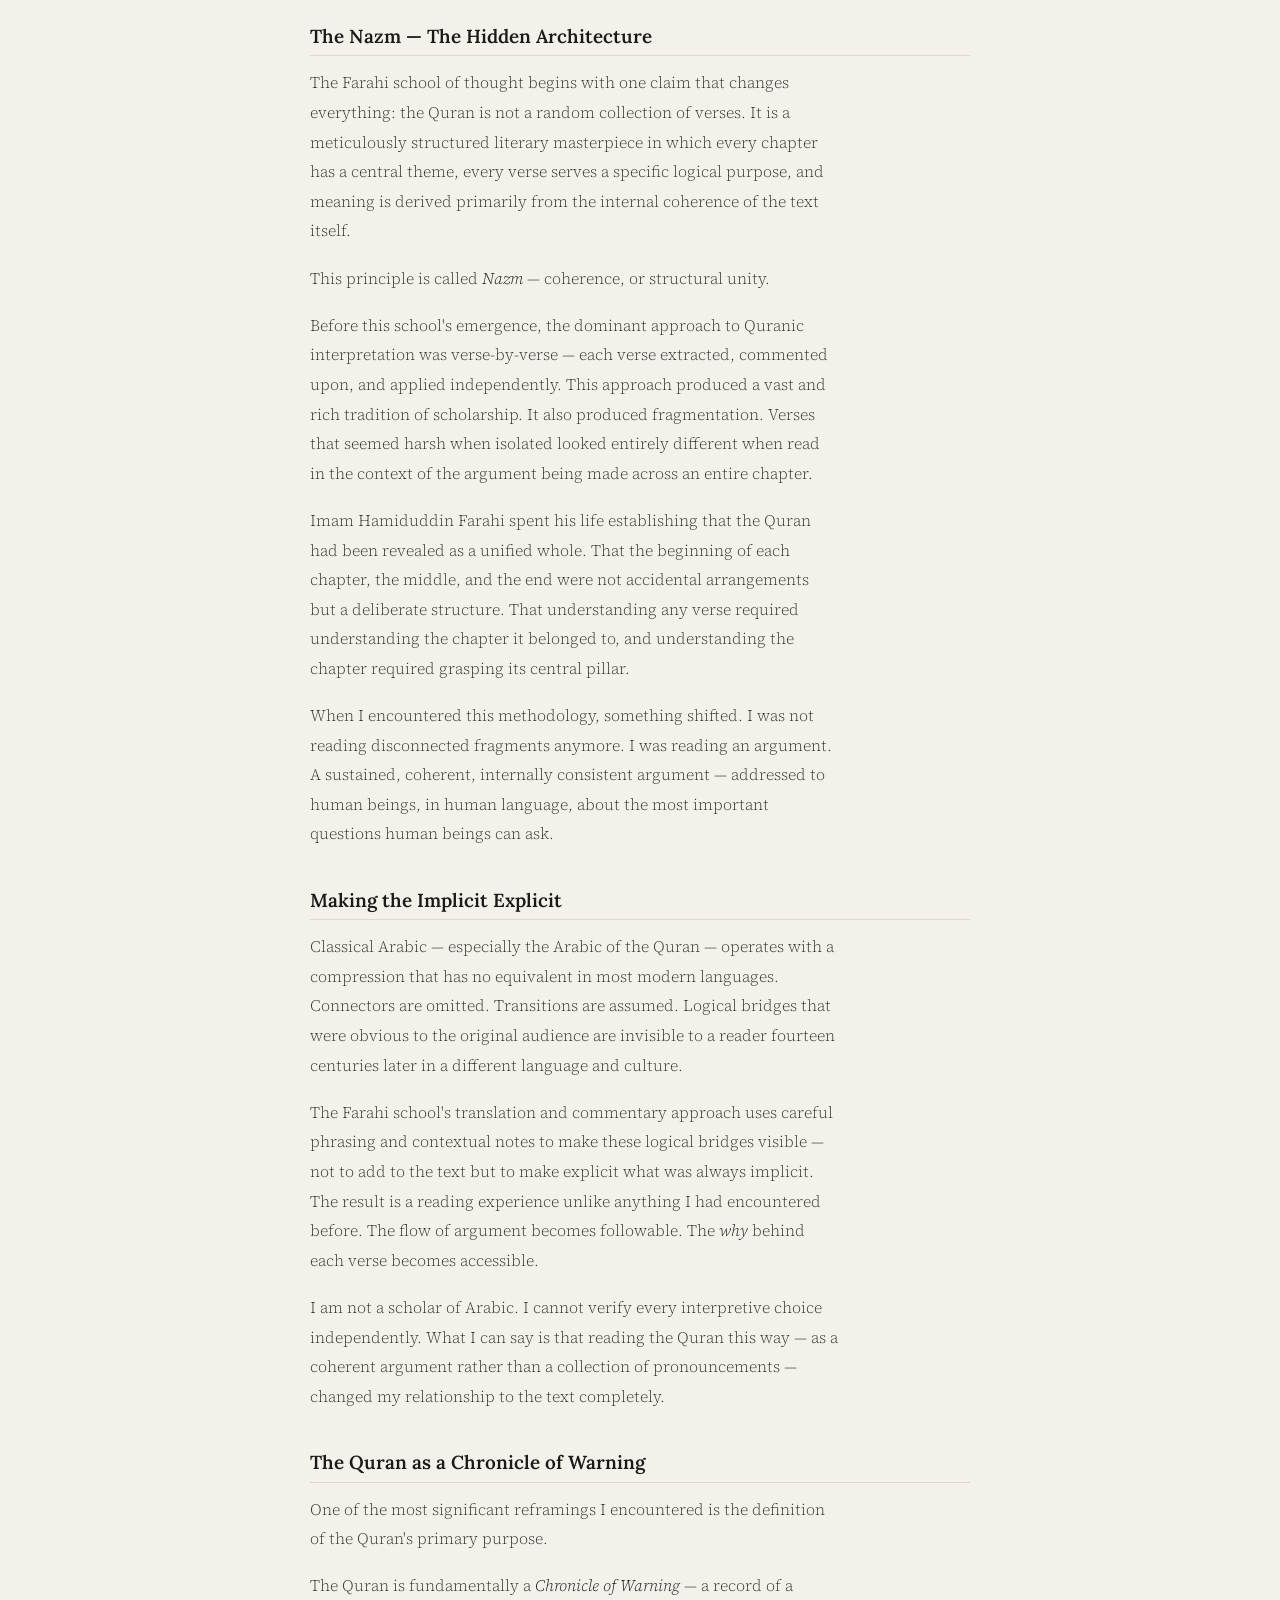
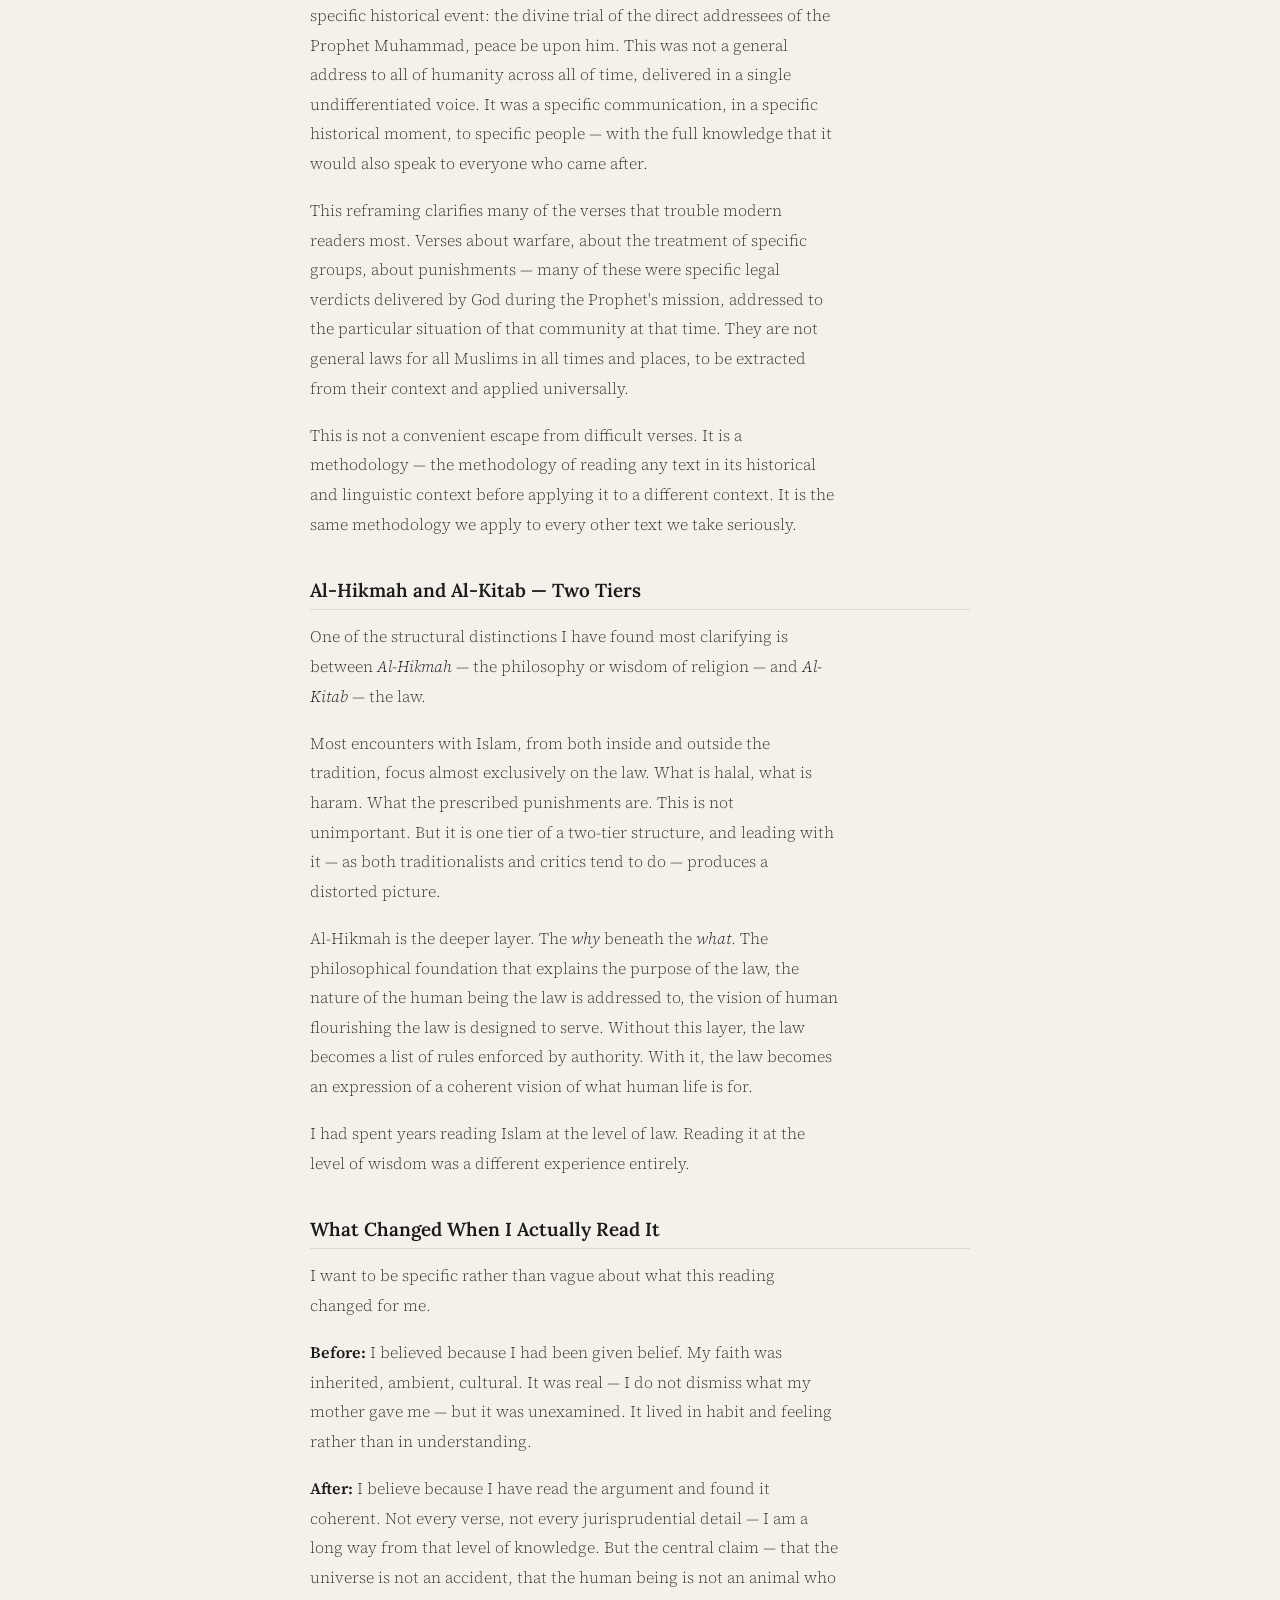
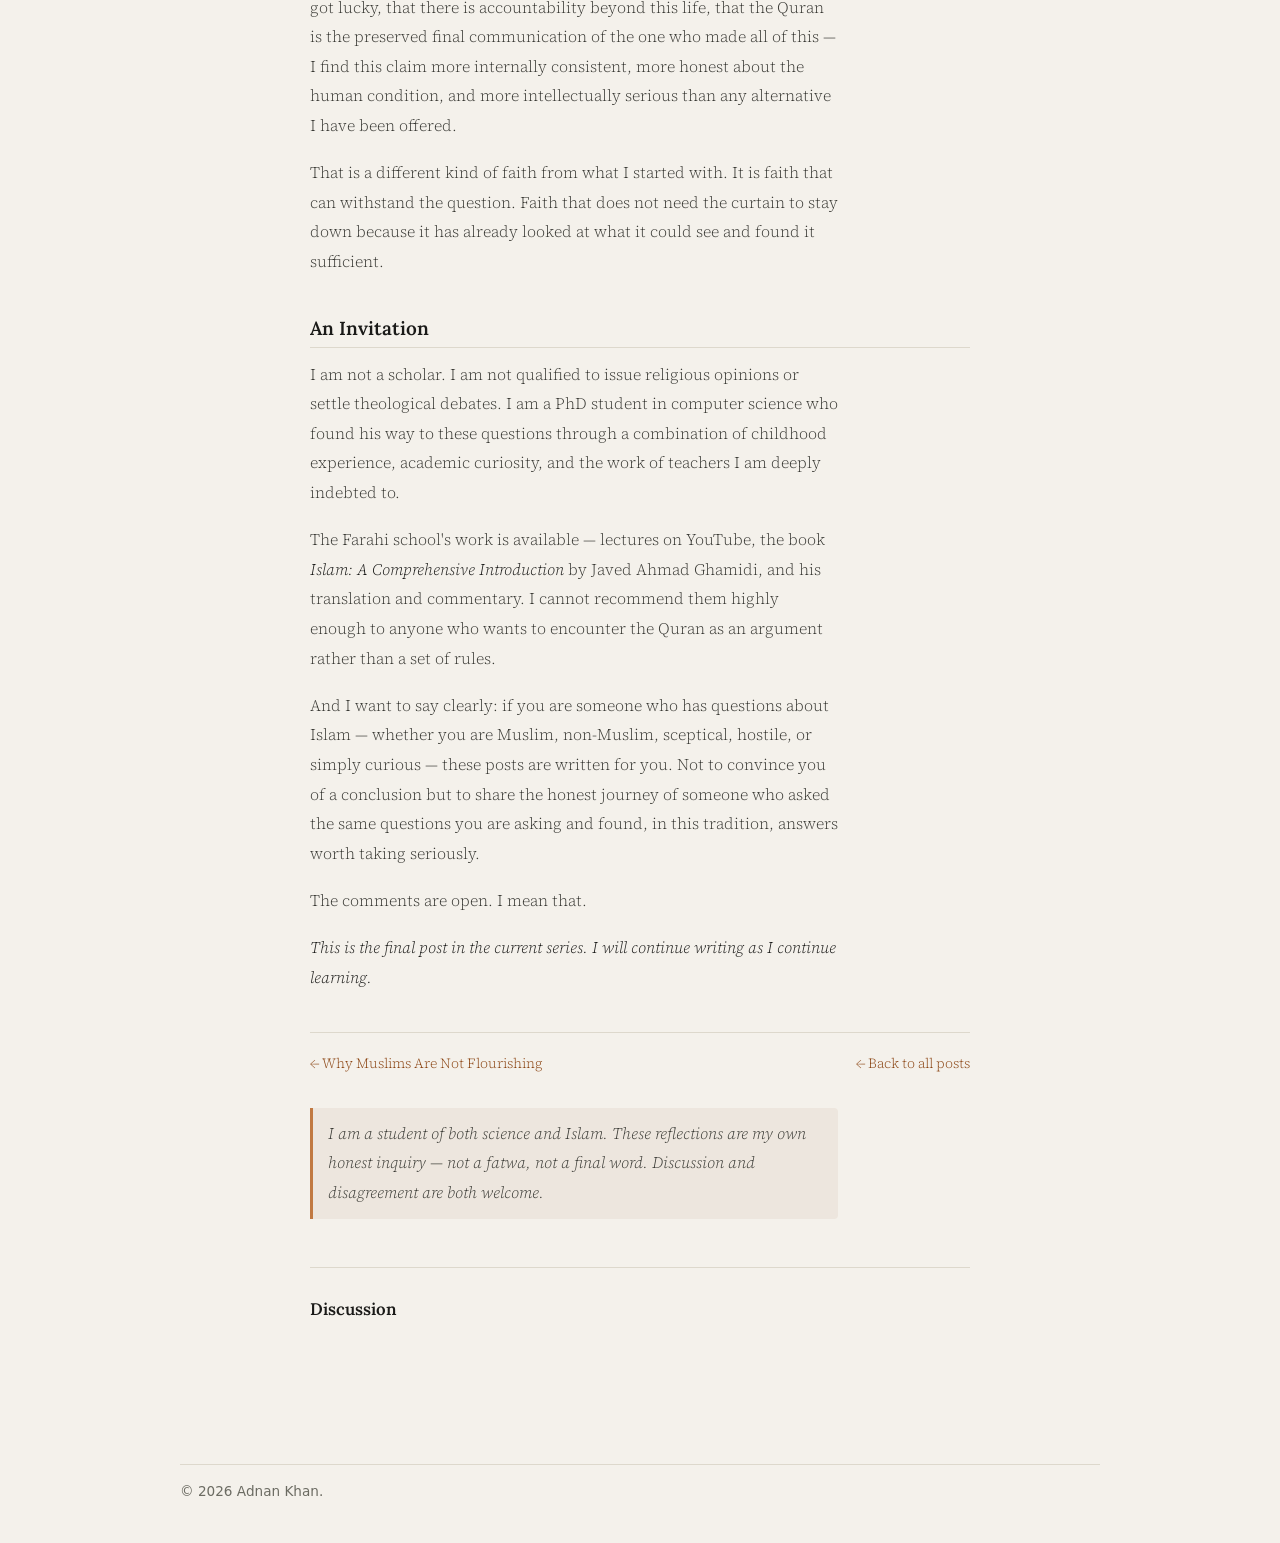
<file: blog/quran.html>
<!doctype html>
<html lang="en">
<head>
  <meta charset="utf-8" />
  <meta name="viewport" content="width=device-width, initial-scale=1" />
  <title>Reading the Quran for the First Time — At 28, in Ottawa, in English — Adnan Khan</title>
  <link rel="stylesheet" href="../assets/style.css" />
  <!-- meta:start -->
  <meta name="description" content="I grew up reciting the Quran without understanding it. At 28 I read it as an argument — and it was not the book I thought I knew." />
  <link rel="canonical" href="https://adnan-khan7.github.io/blog/quran.html" />
  <link rel="icon" href="../assets/favicon.svg" type="image/svg+xml" />
  <link rel="apple-touch-icon" href="../assets/img/apple-touch-icon.png" />
  <meta property="og:type" content="article" />
  <meta property="og:site_name" content="Adnan Khan" />
  <meta property="og:title" content="Reading the Quran for the First Time — At 28, in Ottawa, in English — Adnan Khan" />
  <meta property="og:description" content="I grew up reciting the Quran without understanding it. At 28 I read it as an argument — and it was not the book I thought I knew." />
  <meta property="og:url" content="https://adnan-khan7.github.io/blog/quran.html" />
  <meta property="og:image" content="https://adnan-khan7.github.io/assets/img/og-image.jpg" />
  <meta property="og:image:width" content="1200" />
  <meta property="og:image:height" content="630" />
  <meta name="twitter:card" content="summary_large_image" />
  <!-- meta:end -->
</head>
<body class="post-body">
<a class="skip-link" href="#main">Skip to content</a>
<header class="site-header">
  <div class="wrap">
    <p class="site-title">Adnan Khan</p>
    <p><strong>PhD Candidate (Computer Science)</strong> · ML / Computer Vision · Accessibility &amp; Healthcare AI</p>
    <p>
      Email: <a href="mailto:adnankhan5@cmail.carleton.ca">adnankhan5@cmail.carleton.ca</a> · <a href="mailto:adnan.khan194@gmail.com">adnan.khan194@gmail.com</a> |
      LinkedIn: <a href="https://www.linkedin.com/in/adnan-khan-aba952153/" target="_blank" rel="noopener">profile</a> |
      GitHub: <a href="https://github.com/Adnan-Khan7" target="_blank" rel="noopener">Adnan-Khan7</a> |
      Scholar: <a href="https://scholar.google.ca/citations?user=Ho7YNT4AAAAJ&amp;hl=en" target="_blank" rel="noopener">Google Scholar</a>
    </p>
    <nav aria-label="Primary">
      <a href="../index.html">Home</a>
      <a href="../cv.html">CV</a>
      <a href="../news.html">News</a>
      <a href="../publications.html">Publications</a>
      <a href="../blog.html" aria-current="page">Blog</a>
    </nav>
  </div>
</header>

<main id="main">
<div class="post-wrap">

  <div class="post-header">
    <h1>Reading the Quran for the First Time — At 28, in Ottawa, in English</h1>
    <p class="post-meta">
      <span>2026</span>
      <span>Science &amp; Islam</span>
      <span>10 min read</span>
    </p>
    <p class="post-disclaimer">I am a student of both science and Islam. These are my honest reflections — not a fatwa, not a final word. Discussion and disagreement both welcome.</p>
  </div>

  <div class="post-body-content">

    <p>I grew up reading the Quran.</p>

    <p>I read it in Arabic. I memorised portions of it. I recited it in prayer every day. I completed it multiple times in the way millions of Muslim children do — moving through the text with correct pronunciation, correct rhythm, correct respect.</p>

    <p>I did not understand a single word of what I was saying.</p>

    <p>This is not unusual. It is, in fact, the norm for a vast number of Muslims whose first language is not Arabic. The Quran is recited in Arabic as a matter of religious practice — and for many of us, the recitation and the understanding were never connected. We inherited the sound without the meaning. The form without the content. The habit without the comprehension.</p>

    <p>I am not saying this as criticism of how I was raised. My mother gave me something real when she gave me that habit. The discipline of prayer, the rhythm of the text in my mouth, the daily practice of returning to something beyond myself — these were genuine gifts. I do not diminish them.</p>

    <p>But I was twenty-eight years old, sitting in Ottawa, when I read the Quran for the first time in a language I actually understood. And it was not the book I thought I knew.</p>

    <h2>What I Expected</h2>

    <p>I expected rules. Prohibitions. A list of what is permitted and what is forbidden, with the reasoning either absent or opaque. I expected the book that its critics describe — harsh in places, confusing in others, requiring specialists to interpret and authorities to enforce.</p>

    <p>This expectation was not entirely my fault. It is what the traditional narrative, described in <a href="counter-narrative.html">Why Muslims Are Not Flourishing</a>, had prepared me to find. A book of law. A manual for a theocratic state. A text that needed centuries of jurisprudence layered on top of it before it became usable.</p>

    <p>What I found was something entirely different.</p>

    <h2>The Nazm — The Hidden Architecture</h2>

    <p>The Farahi school of thought begins with one claim that changes everything: the Quran is not a random collection of verses. It is a meticulously structured literary masterpiece in which every chapter has a central theme, every verse serves a specific logical purpose, and meaning is derived primarily from the internal coherence of the text itself.</p>

    <p>This principle is called <em>Nazm</em> — coherence, or structural unity.</p>

    <p>Before this school's emergence, the dominant approach to Quranic interpretation was verse-by-verse — each verse extracted, commented upon, and applied independently. This approach produced a vast and rich tradition of scholarship. It also produced fragmentation. Verses that seemed harsh when isolated looked entirely different when read in the context of the argument being made across an entire chapter.</p>

    <p>Imam Hamiduddin Farahi spent his life establishing that the Quran had been revealed as a unified whole. That the beginning of each chapter, the middle, and the end were not accidental arrangements but a deliberate structure. That understanding any verse required understanding the chapter it belonged to, and understanding the chapter required grasping its central pillar.</p>

    <p>When I encountered this methodology, something shifted. I was not reading disconnected fragments anymore. I was reading an argument. A sustained, coherent, internally consistent argument — addressed to human beings, in human language, about the most important questions human beings can ask.</p>

    <h2>Making the Implicit Explicit</h2>

    <p>Classical Arabic — especially the Arabic of the Quran — operates with a compression that has no equivalent in most modern languages. Connectors are omitted. Transitions are assumed. Logical bridges that were obvious to the original audience are invisible to a reader fourteen centuries later in a different language and culture.</p>

    <p>The Farahi school's translation and commentary approach uses careful phrasing and contextual notes to make these logical bridges visible — not to add to the text but to make explicit what was always implicit. The result is a reading experience unlike anything I had encountered before. The flow of argument becomes followable. The <em>why</em> behind each verse becomes accessible.</p>

    <p>I am not a scholar of Arabic. I cannot verify every interpretive choice independently. What I can say is that reading the Quran this way — as a coherent argument rather than a collection of pronouncements — changed my relationship to the text completely.</p>

    <h2>The Quran as a Chronicle of Warning</h2>

    <p>One of the most significant reframings I encountered is the definition of the Quran's primary purpose.</p>

    <p>The Quran is fundamentally a <em>Chronicle of Warning</em> — a record of a specific historical event: the divine trial of the direct addressees of the Prophet Muhammad, peace be upon him. This was not a general address to all of humanity across all of time, delivered in a single undifferentiated voice. It was a specific communication, in a specific historical moment, to specific people — with the full knowledge that it would also speak to everyone who came after.</p>

    <p>This reframing clarifies many of the verses that trouble modern readers most. Verses about warfare, about the treatment of specific groups, about punishments — many of these were specific legal verdicts delivered by God during the Prophet's mission, addressed to the particular situation of that community at that time. They are not general laws for all Muslims in all times and places, to be extracted from their context and applied universally.</p>

    <p>This is not a convenient escape from difficult verses. It is a methodology — the methodology of reading any text in its historical and linguistic context before applying it to a different context. It is the same methodology we apply to every other text we take seriously.</p>

    <h2>Al-Hikmah and Al-Kitab — Two Tiers</h2>

    <p>One of the structural distinctions I have found most clarifying is between <em>Al-Hikmah</em> — the philosophy or wisdom of religion — and <em>Al-Kitab</em> — the law.</p>

    <p>Most encounters with Islam, from both inside and outside the tradition, focus almost exclusively on the law. What is halal, what is haram. What the prescribed punishments are. This is not unimportant. But it is one tier of a two-tier structure, and leading with it — as both traditionalists and critics tend to do — produces a distorted picture.</p>

    <p>Al-Hikmah is the deeper layer. The <em>why</em> beneath the <em>what</em>. The philosophical foundation that explains the purpose of the law, the nature of the human being the law is addressed to, the vision of human flourishing the law is designed to serve. Without this layer, the law becomes a list of rules enforced by authority. With it, the law becomes an expression of a coherent vision of what human life is for.</p>

    <p>I had spent years reading Islam at the level of law. Reading it at the level of wisdom was a different experience entirely.</p>

    <h2>What Changed When I Actually Read It</h2>

    <p>I want to be specific rather than vague about what this reading changed for me.</p>

    <p><strong>Before:</strong> I believed because I had been given belief. My faith was inherited, ambient, cultural. It was real — I do not dismiss what my mother gave me — but it was unexamined. It lived in habit and feeling rather than in understanding.</p>

    <p><strong>After:</strong> I believe because I have read the argument and found it coherent. Not every verse, not every jurisprudential detail — I am a long way from that level of knowledge. But the central claim — that the universe is not an accident, that the human being is not an animal who got lucky, that there is accountability beyond this life, that the Quran is the preserved final communication of the one who made all of this — I find this claim more internally consistent, more honest about the human condition, and more intellectually serious than any alternative I have been offered.</p>

    <p>That is a different kind of faith from what I started with. It is faith that can withstand the question. Faith that does not need the curtain to stay down because it has already looked at what it could see and found it sufficient.</p>

    <h2>An Invitation</h2>

    <p>I am not a scholar. I am not qualified to issue religious opinions or settle theological debates. I am a PhD student in computer science who found his way to these questions through a combination of childhood experience, academic curiosity, and the work of teachers I am deeply indebted to.</p>

    <p>The Farahi school's work is available — lectures on YouTube, the book <em>Islam: A Comprehensive Introduction</em> by Javed Ahmad Ghamidi, and his translation and commentary. I cannot recommend them highly enough to anyone who wants to encounter the Quran as an argument rather than a set of rules.</p>

    <p>And I want to say clearly: if you are someone who has questions about Islam — whether you are Muslim, non-Muslim, sceptical, hostile, or simply curious — these posts are written for you. Not to convince you of a conclusion but to share the honest journey of someone who asked the same questions you are asking and found, in this tradition, answers worth taking seriously.</p>

    <p>The comments are open. I mean that.</p>

    <p><em>This is the final post in the current series. I will continue writing as I continue learning.</em></p>

    <div class="post-nav">
      <a href="counter-narrative.html">← Why Muslims Are Not Flourishing</a>
      <a href="../blog.html">← Back to all posts</a>
    </div>

    <p class="post-footer-disclaimer">I am a student of both science and Islam. These reflections are my own honest inquiry — not a fatwa, not a final word. Discussion and disagreement are both welcome.</p>

  </div>

  <div class="comments-section">
    <h3>Discussion</h3>
    <script src="https://giscus.app/client.js"
      data-repo="Adnan-Khan7/Adnan-Khan7.github.io"
      data-repo-id="MDEwOlJlcG9zaXRvcnkyOTYxMDEzMTk="
      data-category="General"
      data-category-id="DIC_kwDOEaYlx84C8dX-"
      data-mapping="pathname"
      data-strict="0"
      data-reactions-enabled="1"
      data-emit-metadata="0"
      data-input-position="top"
      data-theme="light"
      data-lang="en"
      data-loading="lazy"
      crossorigin="anonymous"
      async>
    </script>
  </div>

</div>
</main>

<footer>
  <p>© <span id="year"></span> Adnan Khan.</p>
</footer>
<script>document.getElementById("year").textContent = new Date().getFullYear();</script>
</body>
</html>
</file>
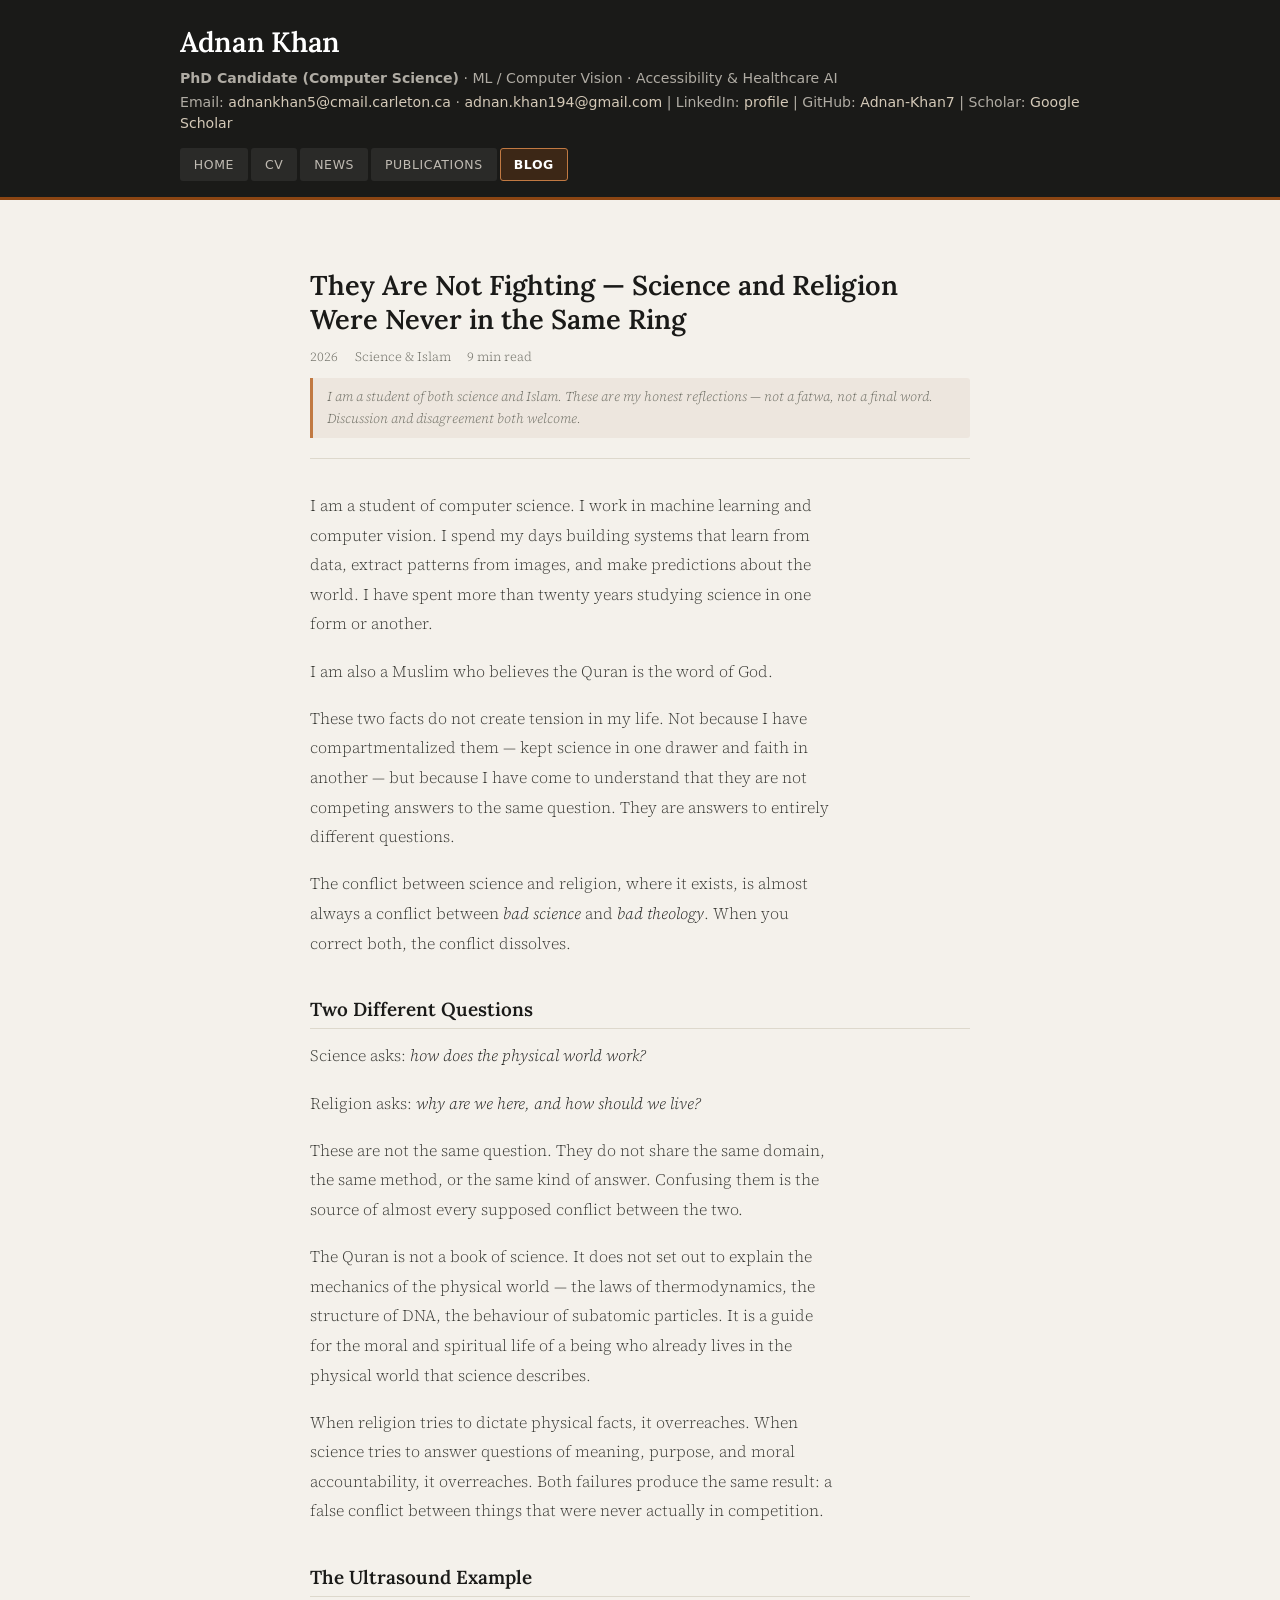
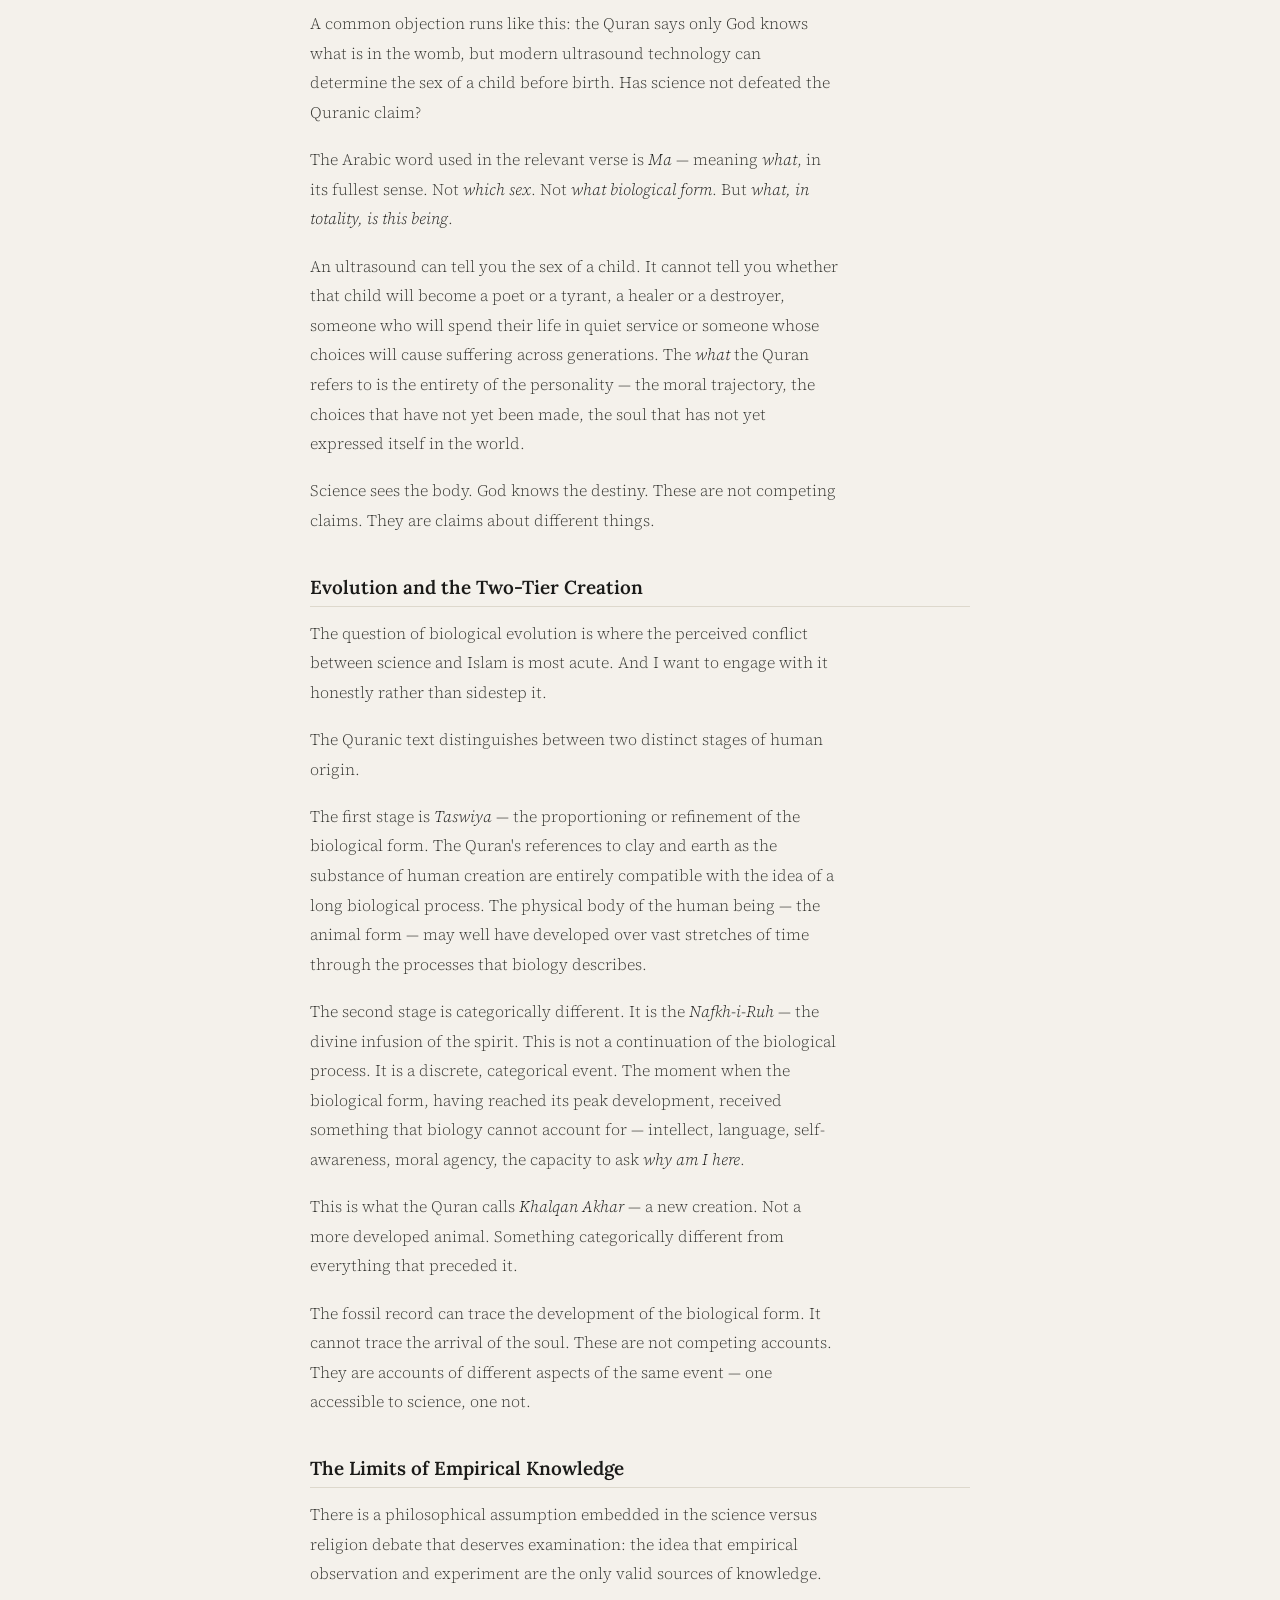
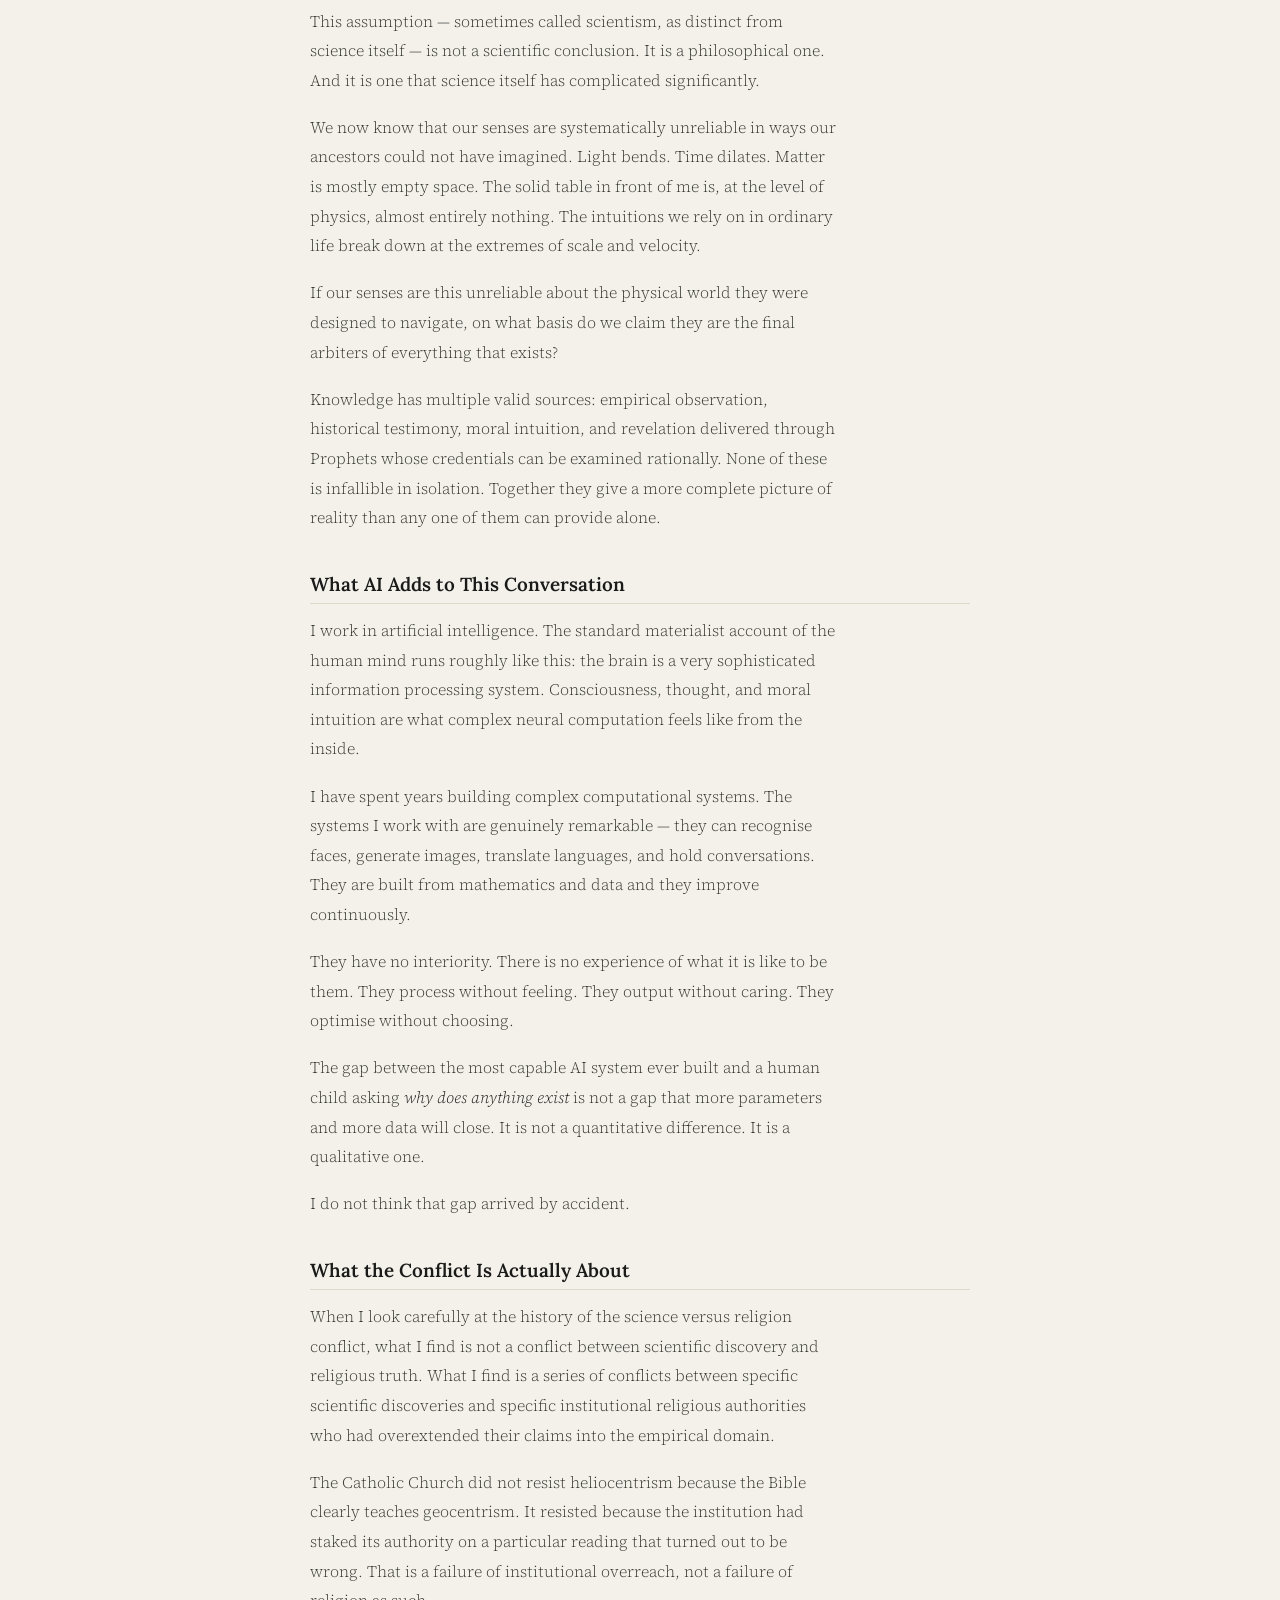
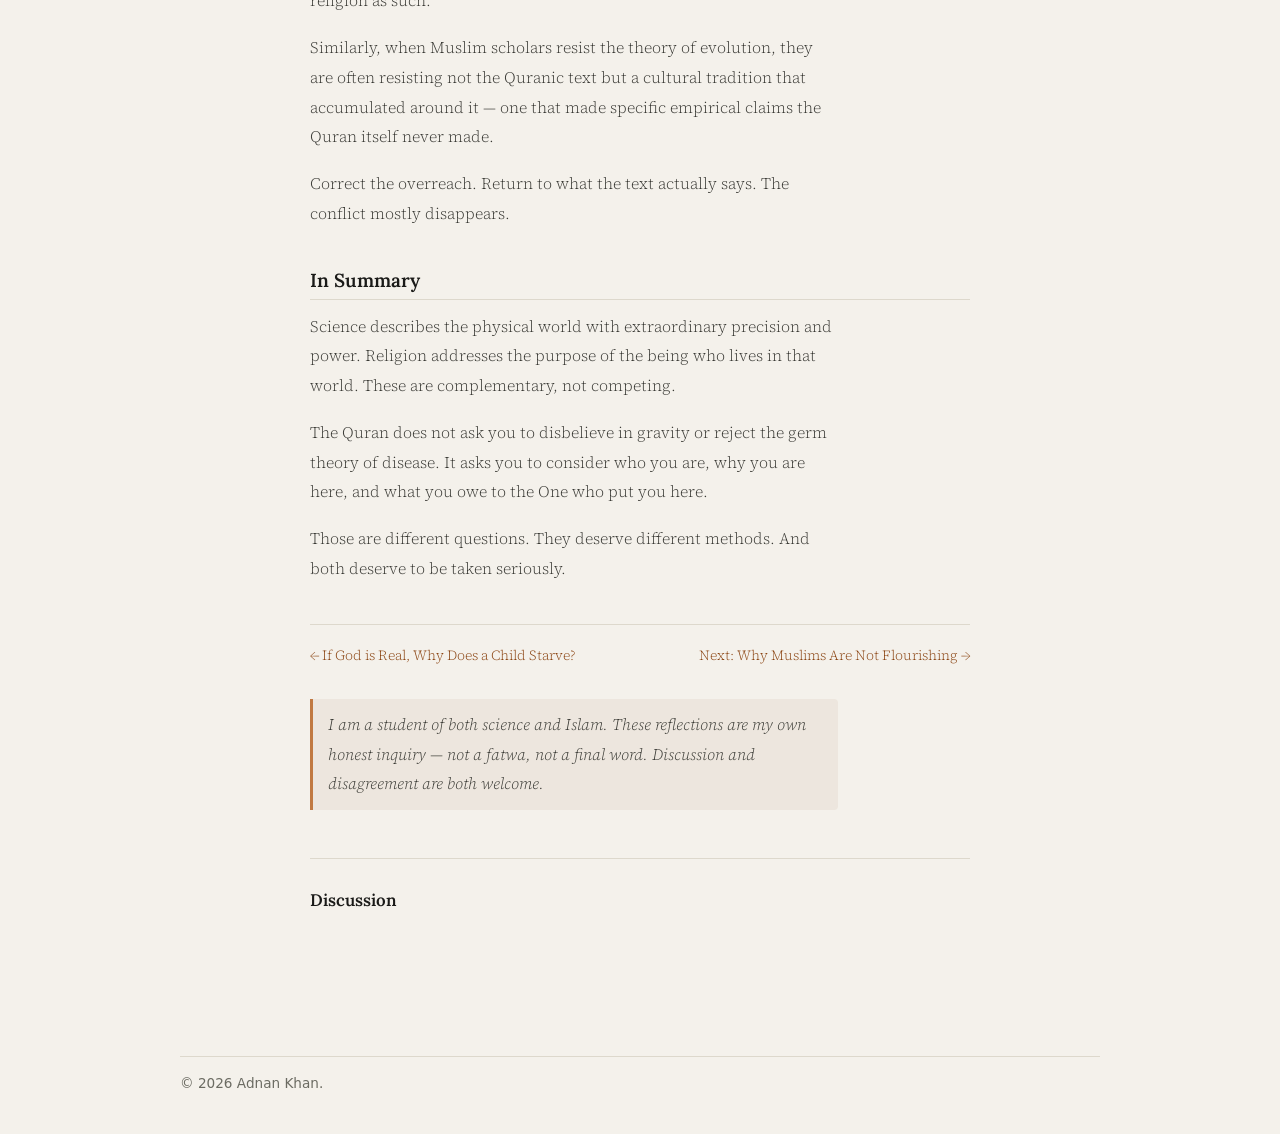
<file: blog/science-religion.html>
<!doctype html>
<html lang="en">
<head>
  <meta charset="utf-8" />
  <meta name="viewport" content="width=device-width, initial-scale=1" />
  <title>They Are Not Fighting — Science and Religion Were Never in the Same Ring — Adnan Khan</title>
  <link rel="stylesheet" href="../assets/style.css" />
  <!-- meta:start -->
  <meta name="description" content="A student of computer science and AI on why science and Islam are not competing answers to the same question." />
  <link rel="canonical" href="https://adnan-khan7.github.io/blog/science-religion.html" />
  <link rel="icon" href="../assets/favicon.svg" type="image/svg+xml" />
  <link rel="apple-touch-icon" href="../assets/img/apple-touch-icon.png" />
  <meta property="og:type" content="article" />
  <meta property="og:site_name" content="Adnan Khan" />
  <meta property="og:title" content="They Are Not Fighting — Science and Religion Were Never in the Same Ring — Adnan Khan" />
  <meta property="og:description" content="A student of computer science and AI on why science and Islam are not competing answers to the same question." />
  <meta property="og:url" content="https://adnan-khan7.github.io/blog/science-religion.html" />
  <meta property="og:image" content="https://adnan-khan7.github.io/assets/img/og-image.jpg" />
  <meta property="og:image:width" content="1200" />
  <meta property="og:image:height" content="630" />
  <meta name="twitter:card" content="summary_large_image" />
  <!-- meta:end -->
</head>
<body class="post-body">
<a class="skip-link" href="#main">Skip to content</a>
<header class="site-header">
  <div class="wrap">
    <p class="site-title">Adnan Khan</p>
    <p><strong>PhD Candidate (Computer Science)</strong> · ML / Computer Vision · Accessibility &amp; Healthcare AI</p>
    <p>
      Email: <a href="mailto:adnankhan5@cmail.carleton.ca">adnankhan5@cmail.carleton.ca</a> · <a href="mailto:adnan.khan194@gmail.com">adnan.khan194@gmail.com</a> |
      LinkedIn: <a href="https://www.linkedin.com/in/adnan-khan-aba952153/" target="_blank" rel="noopener">profile</a> |
      GitHub: <a href="https://github.com/Adnan-Khan7" target="_blank" rel="noopener">Adnan-Khan7</a> |
      Scholar: <a href="https://scholar.google.ca/citations?user=Ho7YNT4AAAAJ&amp;hl=en" target="_blank" rel="noopener">Google Scholar</a>
    </p>
    <nav aria-label="Primary">
      <a href="../index.html">Home</a>
      <a href="../cv.html">CV</a>
      <a href="../news.html">News</a>
      <a href="../publications.html">Publications</a>
      <a href="../blog.html" aria-current="page">Blog</a>
    </nav>
  </div>
</header>

<main id="main">
<div class="post-wrap">

  <div class="post-header">
    <h1>They Are Not Fighting — Science and Religion Were Never in the Same Ring</h1>
    <p class="post-meta">
      <span>2026</span>
      <span>Science &amp; Islam</span>
      <span>9 min read</span>
    </p>
    <p class="post-disclaimer">I am a student of both science and Islam. These are my honest reflections — not a fatwa, not a final word. Discussion and disagreement both welcome.</p>
  </div>

  <div class="post-body-content">

    <p>I am a student of computer science. I work in machine learning and computer vision. I spend my days building systems that learn from data, extract patterns from images, and make predictions about the world. I have spent more than twenty years studying science in one form or another.</p>

    <p>I am also a Muslim who believes the Quran is the word of God.</p>

    <p>These two facts do not create tension in my life. Not because I have compartmentalized them — kept science in one drawer and faith in another — but because I have come to understand that they are not competing answers to the same question. They are answers to entirely different questions.</p>

    <p>The conflict between science and religion, where it exists, is almost always a conflict between <em>bad science</em> and <em>bad theology</em>. When you correct both, the conflict dissolves.</p>

    <h2>Two Different Questions</h2>

    <p>Science asks: <em>how does the physical world work?</em></p>

    <p>Religion asks: <em>why are we here, and how should we live?</em></p>

    <p>These are not the same question. They do not share the same domain, the same method, or the same kind of answer. Confusing them is the source of almost every supposed conflict between the two.</p>

    <p>The Quran is not a book of science. It does not set out to explain the mechanics of the physical world — the laws of thermodynamics, the structure of DNA, the behaviour of subatomic particles. It is a guide for the moral and spiritual life of a being who already lives in the physical world that science describes.</p>

    <p>When religion tries to dictate physical facts, it overreaches. When science tries to answer questions of meaning, purpose, and moral accountability, it overreaches. Both failures produce the same result: a false conflict between things that were never actually in competition.</p>

    <h2>The Ultrasound Example</h2>

    <p>A common objection runs like this: the Quran says only God knows what is in the womb, but modern ultrasound technology can determine the sex of a child before birth. Has science not defeated the Quranic claim?</p>

    <p>The Arabic word used in the relevant verse is <em>Ma</em> — meaning <em>what</em>, in its fullest sense. Not <em>which sex</em>. Not <em>what biological form</em>. But <em>what, in totality, is this being</em>.</p>

    <p>An ultrasound can tell you the sex of a child. It cannot tell you whether that child will become a poet or a tyrant, a healer or a destroyer, someone who will spend their life in quiet service or someone whose choices will cause suffering across generations. The <em>what</em> the Quran refers to is the entirety of the personality — the moral trajectory, the choices that have not yet been made, the soul that has not yet expressed itself in the world.</p>

    <p>Science sees the body. God knows the destiny. These are not competing claims. They are claims about different things.</p>

    <h2>Evolution and the Two-Tier Creation</h2>

    <p>The question of biological evolution is where the perceived conflict between science and Islam is most acute. And I want to engage with it honestly rather than sidestep it.</p>

    <p>The Quranic text distinguishes between two distinct stages of human origin.</p>

    <p>The first stage is <em>Taswiya</em> — the proportioning or refinement of the biological form. The Quran's references to clay and earth as the substance of human creation are entirely compatible with the idea of a long biological process. The physical body of the human being — the animal form — may well have developed over vast stretches of time through the processes that biology describes.</p>

    <p>The second stage is categorically different. It is the <em>Nafkh-i-Ruh</em> — the divine infusion of the spirit. This is not a continuation of the biological process. It is a discrete, categorical event. The moment when the biological form, having reached its peak development, received something that biology cannot account for — intellect, language, self-awareness, moral agency, the capacity to ask <em>why am I here</em>.</p>

    <p>This is what the Quran calls <em>Khalqan Akhar</em> — a new creation. Not a more developed animal. Something categorically different from everything that preceded it.</p>

    <p>The fossil record can trace the development of the biological form. It cannot trace the arrival of the soul. These are not competing accounts. They are accounts of different aspects of the same event — one accessible to science, one not.</p>

    <h2>The Limits of Empirical Knowledge</h2>

    <p>There is a philosophical assumption embedded in the science versus religion debate that deserves examination: the idea that empirical observation and experiment are the only valid sources of knowledge.</p>

    <p>This assumption — sometimes called scientism, as distinct from science itself — is not a scientific conclusion. It is a philosophical one. And it is one that science itself has complicated significantly.</p>

    <p>We now know that our senses are systematically unreliable in ways our ancestors could not have imagined. Light bends. Time dilates. Matter is mostly empty space. The solid table in front of me is, at the level of physics, almost entirely nothing. The intuitions we rely on in ordinary life break down at the extremes of scale and velocity.</p>

    <p>If our senses are this unreliable about the physical world they were designed to navigate, on what basis do we claim they are the final arbiters of everything that exists?</p>

    <p>Knowledge has multiple valid sources: empirical observation, historical testimony, moral intuition, and revelation delivered through Prophets whose credentials can be examined rationally. None of these is infallible in isolation. Together they give a more complete picture of reality than any one of them can provide alone.</p>

    <h2>What AI Adds to This Conversation</h2>

    <p>I work in artificial intelligence. The standard materialist account of the human mind runs roughly like this: the brain is a very sophisticated information processing system. Consciousness, thought, and moral intuition are what complex neural computation feels like from the inside.</p>

    <p>I have spent years building complex computational systems. The systems I work with are genuinely remarkable — they can recognise faces, generate images, translate languages, and hold conversations. They are built from mathematics and data and they improve continuously.</p>

    <p>They have no interiority. There is no experience of what it is like to be them. They process without feeling. They output without caring. They optimise without choosing.</p>

    <p>The gap between the most capable AI system ever built and a human child asking <em>why does anything exist</em> is not a gap that more parameters and more data will close. It is not a quantitative difference. It is a qualitative one.</p>

    <p>I do not think that gap arrived by accident.</p>

    <h2>What the Conflict Is Actually About</h2>

    <p>When I look carefully at the history of the science versus religion conflict, what I find is not a conflict between scientific discovery and religious truth. What I find is a series of conflicts between specific scientific discoveries and specific institutional religious authorities who had overextended their claims into the empirical domain.</p>

    <p>The Catholic Church did not resist heliocentrism because the Bible clearly teaches geocentrism. It resisted because the institution had staked its authority on a particular reading that turned out to be wrong. That is a failure of institutional overreach, not a failure of religion as such.</p>

    <p>Similarly, when Muslim scholars resist the theory of evolution, they are often resisting not the Quranic text but a cultural tradition that accumulated around it — one that made specific empirical claims the Quran itself never made.</p>

    <p>Correct the overreach. Return to what the text actually says. The conflict mostly disappears.</p>

    <h2>In Summary</h2>

    <p>Science describes the physical world with extraordinary precision and power. Religion addresses the purpose of the being who lives in that world. These are complementary, not competing.</p>

    <p>The Quran does not ask you to disbelieve in gravity or reject the germ theory of disease. It asks you to consider who you are, why you are here, and what you owe to the One who put you here.</p>

    <p>Those are different questions. They deserve different methods. And both deserve to be taken seriously.</p>

    <div class="post-nav">
      <a href="objections.html">← If God is Real, Why Does a Child Starve?</a>
      <a href="counter-narrative.html">Next: Why Muslims Are Not Flourishing →</a>
    </div>

    <p class="post-footer-disclaimer">I am a student of both science and Islam. These reflections are my own honest inquiry — not a fatwa, not a final word. Discussion and disagreement are both welcome.</p>

  </div>

  <div class="comments-section">
    <h3>Discussion</h3>
    <script src="https://giscus.app/client.js"
      data-repo="Adnan-Khan7/Adnan-Khan7.github.io"
      data-repo-id="MDEwOlJlcG9zaXRvcnkyOTYxMDEzMTk="
      data-category="General"
      data-category-id="DIC_kwDOEaYlx84C8dX-"
      data-mapping="pathname"
      data-strict="0"
      data-reactions-enabled="1"
      data-emit-metadata="0"
      data-input-position="top"
      data-theme="light"
      data-lang="en"
      data-loading="lazy"
      crossorigin="anonymous"
      async>
    </script>
  </div>

</div>
</main>

<footer>
  <p>© <span id="year"></span> Adnan Khan.</p>
</footer>
<script>document.getElementById("year").textContent = new Date().getFullYear();</script>
</body>
</html>
</file>
<file: assets/style.css>
/* ============================================================
   Adnan Khan — Unified Site CSS
   @import MUST be first
   ============================================================ */

@import url('https://fonts.googleapis.com/css2?family=Lora:ital,wght@0,400;0,600;1,400&family=Source+Serif+4:ital,opsz,wght@0,8..60,300;0,8..60,400;1,8..60,300;1,8..60,400&display=swap');

/* ── Design Tokens ─────────────────────────────────────────── */
:root {
  --ink:          #1a1a18;
  --ink-soft:     #3a3a35;
  --ink-muted:    #6b6b62;
  --paper:        #f9f6f0;
  --paper-warm:   #f4f1eb;
  --card:         #ffffff;
  --accent:       #8b4513;
  --accent-soft:  #c17942;
  --accent-pale:  rgba(139, 69, 19, .06);
  --border:       #ddd8cc;
  --border-card:  #e0dbd2;
  --link:         #0b57d0;
  --link-hover:   #083a8c;
  --header-bg:    #1a1a18;
  --font-head:    'Lora', Georgia, serif;
  --font-body:    'Source Serif 4', Georgia, serif;
  --font-system:  system-ui, -apple-system, "Segoe UI", Arial, sans-serif;
  --prose-width:  66ch;
  --site-width:   min(920px, 92%);
}

/* ── Reset ─────────────────────────────────────────────────── */
*, *::before, *::after { box-sizing: border-box; margin: 0; padding: 0; }
html { scroll-behavior: smooth; font-size: 16px; }

body {
  font-family: var(--font-system);
  background: var(--paper);
  color: var(--ink);
  line-height: 1.6;
  -webkit-font-smoothing: antialiased;
}

/* ── Skip link ─────────────────────────────────────────────── */
.skip-link {
  position: absolute; left: -999px; top: 0;
  background: var(--accent); color: #fff;
  padding: 8px 12px; z-index: 9999;
  font-family: var(--font-system);
}
.skip-link:focus { left: 10px; top: 10px; }

/* ── Site Header — unified ─────────────────────────────────── */
header.site-header {
  background: var(--header-bg);
  color: #e8e4dc;
  padding: 1.25rem 0 1rem;
  border-bottom: 3px solid var(--accent);
}
header.site-header .wrap {
  width: var(--site-width);
  margin: 0 auto;
}
header.site-header h1 {
  font-family: var(--font-head);
  font-size: 1.75rem;
  font-weight: 600;
  color: #fff;
  margin-bottom: .2rem;
  letter-spacing: -.01em;
}
header.site-header .site-title {
  font-family: var(--font-head);
  font-size: 1.75rem;
  font-weight: 600;
  color: #fff;
  margin: 0 0 .2rem;
  letter-spacing: -.01em;
  line-height: 1.6;
}
header.site-header p {
  font-size: .88rem;
  color: #b0aca4;
  margin: .2rem 0;
  line-height: 1.5;
}
header.site-header p a,
header.site-header a {
  color: #d4c9b8;
  text-decoration: none;
}
header.site-header a:hover { color: #fff; text-decoration: underline; }

/* ── Navigation ────────────────────────────────────────────── */
nav[aria-label="Primary"] {
  margin-top: .85rem;
  display: flex;
  flex-wrap: wrap;
  gap: .2rem;
}
nav[aria-label="Primary"] a {
  font-family: var(--font-system);
  font-size: .78rem;
  font-weight: 500;
  letter-spacing: .05em;
  text-transform: uppercase;
  color: #c0bbb3;
  background: rgba(255,255,255,.07);
  text-decoration: none;
  padding: .35rem .8rem;
  border-radius: 3px;
  border: 1px solid transparent;
  transition: background .15s, color .15s, border-color .15s;
}
nav[aria-label="Primary"] a:hover {
  color: #fff;
  background: rgba(255,255,255,.14);
  border-color: var(--accent-soft);
}
nav[aria-label="Primary"] a[aria-current="page"] {
  color: #fff;
  background: rgba(139,69,19,.3);
  border-color: var(--accent-soft);
  font-weight: 600;
}

/* ── Main wrapper ──────────────────────────────────────────── */
main {
  width: var(--site-width);
  margin: 1.5rem auto 3rem;
}

/* ── Portfolio section cards ───────────────────────────────── */
.section {
  background: var(--card);
  border: 1px solid var(--border-card);
  border-radius: 8px;
  padding: 1.1rem 1.25rem;
  margin-bottom: 1rem;
}
.section h2 {
  font-family: var(--font-head);
  font-size: 1.15rem;
  font-weight: 600;
  color: var(--ink);
  margin-bottom: .65rem;
  padding-bottom: .35rem;
  border-bottom: 1px solid var(--border);
}
.section h3 {
  font-family: var(--font-head);
  font-size: 1rem;
  font-weight: 600;
  color: var(--ink-soft);
  margin: 1rem 0 .35rem;
}
.section p { margin-bottom: .6rem; font-size: .95rem; line-height: 1.6; }

/* ── Shared typography ─────────────────────────────────────── */
a { color: var(--link); }
a:hover { color: var(--link-hover); text-decoration: underline; }
.muted { color: var(--ink-muted); font-style: italic; font-size: .9rem; }
ul { padding-left: 1.2rem; }
li { margin: .35rem 0; font-size: .95rem; line-height: 1.55; }
strong { font-weight: 600; }

/* ── Table (publications) ──────────────────────────────────── */
.table {
  width: 100%;
  border-collapse: collapse;
  background: var(--card);
  font-size: .92rem;
}
.table th, .table td {
  border: 1px solid var(--border-card);
  padding: .65rem .75rem;
  text-align: left;
  vertical-align: top;
}
.table th {
  background: var(--accent-pale);
  font-family: var(--font-head);
  font-weight: 600;
  font-size: .88rem;
  color: var(--ink);
}

/* ── KV grid ───────────────────────────────────────────────── */
.kv {
  display: grid;
  grid-template-columns: 140px 1fr;
  gap: 4px 12px;
}
.kv div { padding: 2px 0; font-size: .93rem; }

/* ── Footer ────────────────────────────────────────────────── */
footer {
  width: var(--site-width);
  margin: 1rem auto 2.5rem;
  padding-top: 1rem;
  border-top: 1px solid var(--border);
  font-size: .85rem;
  color: var(--ink-muted);
}
footer a { color: var(--ink-muted); }
footer a:hover { color: var(--accent); }

/* ============================================================
   JOURNEY PAGE
   ============================================================ */

.journey-body { background: var(--paper-warm); }

.journey-wrap {
  max-width: 700px;
  margin: 0 auto;
  padding: 2.75rem 1.25rem 5rem;
  font-family: var(--font-body);
  font-weight: 300;
  color: var(--ink-soft);
  line-height: 1.85;
}

.journey-intro {
  font-style: italic;
  color: var(--ink-muted);
  font-size: .94rem;
  border-left: 3px solid var(--accent-soft);
  padding-left: 1rem;
  margin-bottom: 2.5rem;
  line-height: 1.65;
}

.journey-wrap h2 {
  font-family: var(--font-head);
  font-size: 1.3rem;
  font-weight: 600;
  color: var(--accent);
  margin-top: 2.75rem;
  margin-bottom: .85rem;
  padding-bottom: .3rem;
  border-bottom: 1px solid var(--border);
}

.journey-wrap p {
  font-size: 1rem;
  line-height: 1.85;
  margin-bottom: 1.2rem;
  max-width: var(--prose-width);
  color: var(--ink-soft);
}

.journey-wrap em { font-style: italic; color: var(--ink); }

.journey-blockquote {
  border-left: 3px solid var(--accent);
  margin: 1.5rem 0;
  padding: .75rem 1.25rem;
  background: var(--accent-pale);
  border-radius: 0 4px 4px 0;
}
.journey-blockquote p {
  font-style: italic;
  color: var(--ink);
  margin-bottom: 0;
  max-width: none;
}

.journey-image {
  margin: 2rem 0;
  text-align: center;
}
.journey-image img {
  width: auto;
  height: auto;
  max-width: 100%;
  max-height: 400px;
  border-radius: 4px;
  box-shadow: 0 4px 20px rgba(0,0,0,.13);
  object-fit: cover;
}
.journey-image figcaption {
  font-size: .82rem;
  color: var(--ink-muted);
  margin-top: .55rem;
  font-style: italic;
}

.journey-dateline {
  margin-top: 2.5rem;
  font-size: .9rem;
  color: var(--ink-muted);
}
.journey-dedication {
  margin-top: .75rem;
  font-style: italic;
  color: var(--ink-muted);
  font-size: .93rem;
}

/* ============================================================
   BLOG INDEX PAGE
   ============================================================ */

.blog-body { background: var(--paper-warm); }

.blog-wrap {
  max-width: 700px;
  margin: 0 auto;
  padding: 2.75rem 1.25rem 5rem;
  font-family: var(--font-body);
}

.blog-wrap h1 {
  font-family: var(--font-head);
  font-size: 1.85rem;
  font-weight: 600;
  color: var(--ink);
  margin-bottom: .35rem;
}

.blog-tagline {
  color: var(--ink-muted);
  font-style: italic;
  font-size: .93rem;
  margin-bottom: 1.75rem;
  padding-bottom: 1.25rem;
  border-bottom: 1px solid var(--border);
  line-height: 1.6;
}

.blog-disclaimer {
  margin: 0 0 2rem;
  padding: .8rem 1rem;
  background: var(--accent-pale);
  border-left: 3px solid var(--accent-soft);
  border-radius: 0 4px 4px 0;
  font-size: .87rem;
  color: var(--ink-soft);
  font-style: italic;
}

.blog-list { list-style: none; padding: 0; }

.blog-list-item {
  padding: 1.4rem 0;
  border-bottom: 1px solid var(--border);
}
.blog-list-item:last-child { border-bottom: none; }

.blog-list-item h2 {
  font-family: var(--font-head);
  font-size: 1.12rem;
  font-weight: 600;
  margin-bottom: .25rem;
}
.blog-list-item h2 a { color: var(--ink); text-decoration: none; }
.blog-list-item h2 a:hover { color: var(--accent); }

.blog-meta { font-size: .8rem; color: var(--ink-muted); margin-bottom: .4rem; }
.blog-meta span { margin-right: .8rem; }

.blog-excerpt {
  font-size: .94rem;
  color: var(--ink-soft);
  line-height: 1.65;
  margin-bottom: .5rem;
}

.blog-read-more {
  font-size: .84rem;
  color: var(--accent);
  text-decoration: none;
  font-weight: 500;
}
.blog-read-more:hover { text-decoration: underline; }

/* ============================================================
   BLOG POST PAGES
   ============================================================ */

.post-body { background: var(--paper-warm); }

.post-wrap {
  max-width: 700px;
  margin: 0 auto;
  padding: 2.75rem 1.25rem 5rem;
  font-family: var(--font-body);
  font-weight: 300;
  color: var(--ink-soft);
}

.post-header {
  margin-bottom: 2rem;
  padding-bottom: 1.25rem;
  border-bottom: 1px solid var(--border);
}

.post-header h1 {
  font-family: var(--font-head);
  font-size: 1.7rem;
  font-weight: 600;
  color: var(--ink);
  line-height: 1.25;
  margin-bottom: .65rem;
}

.post-meta { font-size: .8rem; color: var(--ink-muted); margin-bottom: .65rem; }
.post-meta span { margin-right: .85rem; }

.post-disclaimer {
  font-size: .84rem;
  color: var(--ink-muted);
  font-style: italic;
  padding: .55rem .9rem;
  background: var(--accent-pale);
  border-left: 3px solid var(--accent-soft);
  border-radius: 0 3px 3px 0;
}

.post-body-content h2 {
  font-family: var(--font-head);
  font-size: 1.18rem;
  font-weight: 600;
  color: var(--ink);
  margin-top: 2.25rem;
  margin-bottom: .75rem;
  padding-bottom: .25rem;
  border-bottom: 1px solid var(--border);
}

.post-body-content p {
  font-size: 1rem;
  line-height: 1.85;
  color: var(--ink-soft);
  margin-bottom: 1.1rem;
  max-width: var(--prose-width);
}

.post-body-content em { font-style: italic; color: var(--ink); }
.post-body-content strong { font-weight: 600; color: var(--ink); }

.post-body-content blockquote {
  border-left: 3px solid var(--accent);
  margin: 1.5rem 0;
  padding: .75rem 1.25rem;
  background: var(--accent-pale);
  border-radius: 0 4px 4px 0;
}
.post-body-content blockquote p {
  font-style: italic;
  color: var(--ink);
  margin-bottom: 0;
}

.post-body-content ul,
.post-body-content ol {
  padding-left: 1.35rem;
  margin-bottom: 1.1rem;
}
.post-body-content li {
  font-size: 1rem;
  line-height: 1.75;
  color: var(--ink-soft);
  margin-bottom: .35rem;
}

.post-body-content a { color: var(--link); }
.post-body-content a:hover { color: var(--link-hover); }

/* Quran verses */
.quran-verse {
  background: rgba(139,69,19,.07);
  border-left: 4px solid var(--accent);
  padding: .85rem 1.15rem;
  margin: 1.5rem 0;
  border-radius: 0 4px 4px 0;
}
.quran-verse p {
  font-style: italic;
  color: var(--ink);
  margin-bottom: .2rem !important;
}
.quran-verse .quran-ref {
  font-size: .8rem;
  color: var(--accent);
  font-style: normal;
}

/* Post navigation */
.post-nav {
  margin-top: 2.5rem;
  padding-top: 1.25rem;
  border-top: 1px solid var(--border);
  display: flex;
  justify-content: space-between;
  flex-wrap: wrap;
  gap: .5rem;
  font-size: .87rem;
}
.post-nav a { color: var(--accent); text-decoration: none; }
.post-nav a:hover { text-decoration: underline; }

.post-footer-disclaimer {
  margin-top: 2rem;
  padding: .7rem .95rem;
  background: var(--accent-pale);
  border-left: 3px solid var(--accent-soft);
  border-radius: 0 4px 4px 0;
  font-size: .84rem;
  color: var(--ink-muted);
  font-style: italic;
}

/* Giscus / comments */
.comments-section {
  margin-top: 3rem;
  padding-top: 1.75rem;
  border-top: 1px solid var(--border);
}
.comments-section h3 {
  font-family: var(--font-head);
  font-size: 1.05rem;
  font-weight: 600;
  color: var(--ink);
  margin-bottom: .85rem;
}

/* ============================================================
   HOME PAGE
   ============================================================ */

.intro {
  display: grid;
  grid-template-columns: 170px 1fr;
  gap: 1.5rem;
  align-items: start;
}
.headshot {
  display: block;
  width: 170px;
  height: auto;
  border-radius: 8px;
  box-shadow: 0 4px 18px rgba(0,0,0,.14);
}
.intro-text h2 { margin-top: 0; }

.status {
  background: var(--accent-pale);
  border-left: 3px solid var(--accent);
  border-radius: 0 4px 4px 0;
  padding: .6rem .85rem;
  color: var(--ink);
}
.section p.status { margin-bottom: .9rem; }

.work-grid {
  display: grid;
  grid-template-columns: repeat(auto-fit, minmax(260px, 1fr));
  gap: .85rem;
  margin-bottom: .75rem;
}
.work-card {
  border: 1px solid var(--border-card);
  border-top: 3px solid var(--accent-soft);
  border-radius: 6px;
  padding: .85rem 1rem;
  background: var(--paper);
}
.section .work-card h3 { margin: 0 0 .1rem; color: var(--ink); }
.section .work-card p { font-size: .9rem; margin-bottom: .5rem; }
.section .work-card p.work-venue {
  font-size: .78rem;
  font-weight: 600;
  letter-spacing: .04em;
  text-transform: uppercase;
  color: var(--accent);
  margin-bottom: .45rem;
}
.section .work-card p.work-links { margin-bottom: 0; font-size: .86rem; }

/* CV publication list */
.pub-list { padding-left: 1.4rem; }
.pub-list li { margin: .5rem 0; }
.pub-links { display: block; font-size: .85rem; }

/* ============================================================
   RESPONSIVE
   ============================================================ */

@media (max-width: 620px) {
  header.site-header h1,
  header.site-header .site-title { font-size: 1.4rem; }
  nav[aria-label="Primary"] a { font-size: .72rem; padding: .3rem .55rem; }

  .journey-wrap,
  .blog-wrap,
  .post-wrap { padding: 1.5rem 1rem 3rem; }

  .journey-wrap h2 { font-size: 1.12rem; }
  .post-header h1 { font-size: 1.35rem; }
  .post-body-content h2 { font-size: 1.05rem; }

  .journey-image img {
    max-height: 250px;
    width: 100%;
    object-fit: cover;
  }

  .journey-wrap p,
  .post-body-content p { font-size: .96rem; }

  .post-nav { flex-direction: column; gap: .35rem; }

  .section { padding: .9rem 1rem; }

  /* home: stack portrait above the intro */
  .intro { grid-template-columns: 1fr; gap: 1rem; }
  .headshot { width: 150px; margin: 0 auto; }

  /* publications table → stacked cards */
  .table thead { display: none; }
  .table, .table tbody, .table tr, .table td { display: block; width: 100%; }
  .table tr { border: 1px solid var(--border-card); border-radius: 6px; margin-bottom: .75rem; padding: .35rem 0; }
  .table td { border: none; padding: .3rem .75rem; }
  .table td:nth-child(2),
  .table td:nth-child(3) { display: inline; padding-top: 0; font-size: .85rem; color: var(--ink-muted); }
  .table td:nth-child(2) { padding-right: .25rem; }
  .table td:nth-child(3) { padding-left: 0; }
  .table td:nth-child(3)::before { content: "· "; }
}

/* ── Page load fade ─────────────────────────────────────── */
@keyframes fadeUp {
  from { opacity: 0; transform: translateY(10px); }
  to   { opacity: 1; transform: translateY(0); }
}
main,
.journey-wrap,
.blog-wrap,
.post-wrap {
  animation: fadeUp .4s ease both;
}

@media (prefers-reduced-motion: reduce) {
  html { scroll-behavior: auto; }
  main,
  .journey-wrap,
  .blog-wrap,
  .post-wrap { animation: none; }
}

/* ============================================================
   PRINT (CV → "Save as PDF")
   ============================================================ */

@media print {
  @page { margin: 1.4cm 1.6cm; }

  body { background: #fff; color: #000; font-size: 10pt; }
  .skip-link,
  nav[aria-label="Primary"],
  footer { display: none !important; }

  header.site-header {
    background: none;
    border-bottom: 1.5px solid #000;
    padding: 0 0 .4rem;
  }
  header.site-header .wrap,
  main { width: auto; margin: 0; }
  header.site-header h1,
  header.site-header p,
  header.site-header a { color: #000 !important; }
  header.site-header h1 { font-size: 20pt; }

  main { animation: none; }
  .section {
    border: none;
    border-radius: 0;
    padding: 0;
    margin: .7rem 0 0;
  }
  .section h2 { font-size: 12pt; border-bottom: 1px solid #888; margin-bottom: .35rem; }
  .section h3 { font-size: 10.5pt; margin-top: .55rem; }
  h2, h3 { break-after: avoid; }
  li, .section p { font-size: 9.5pt; line-height: 1.4; }
  li { break-inside: avoid; }
  a { color: #000; text-decoration: none; }
  .muted { color: #333; }
  .pub-links { display: none; }
}

/* Download CV button (CV page) */
.cv-download { margin: 0 0 1rem; text-align: right; }
.cv-download a {
  display: inline-block;
  padding: .45rem .9rem;
  border: 1px solid var(--accent);
  border-radius: 4px;
  color: var(--accent);
  font-family: var(--font-system);
  font-size: .9rem;
  font-weight: 600;
  text-decoration: none;
}
.cv-download a:hover,
.cv-download a:focus-visible { background: var(--accent); color: #fff; }
@media (max-width: 600px) { .cv-download { text-align: left; } }
</file>
